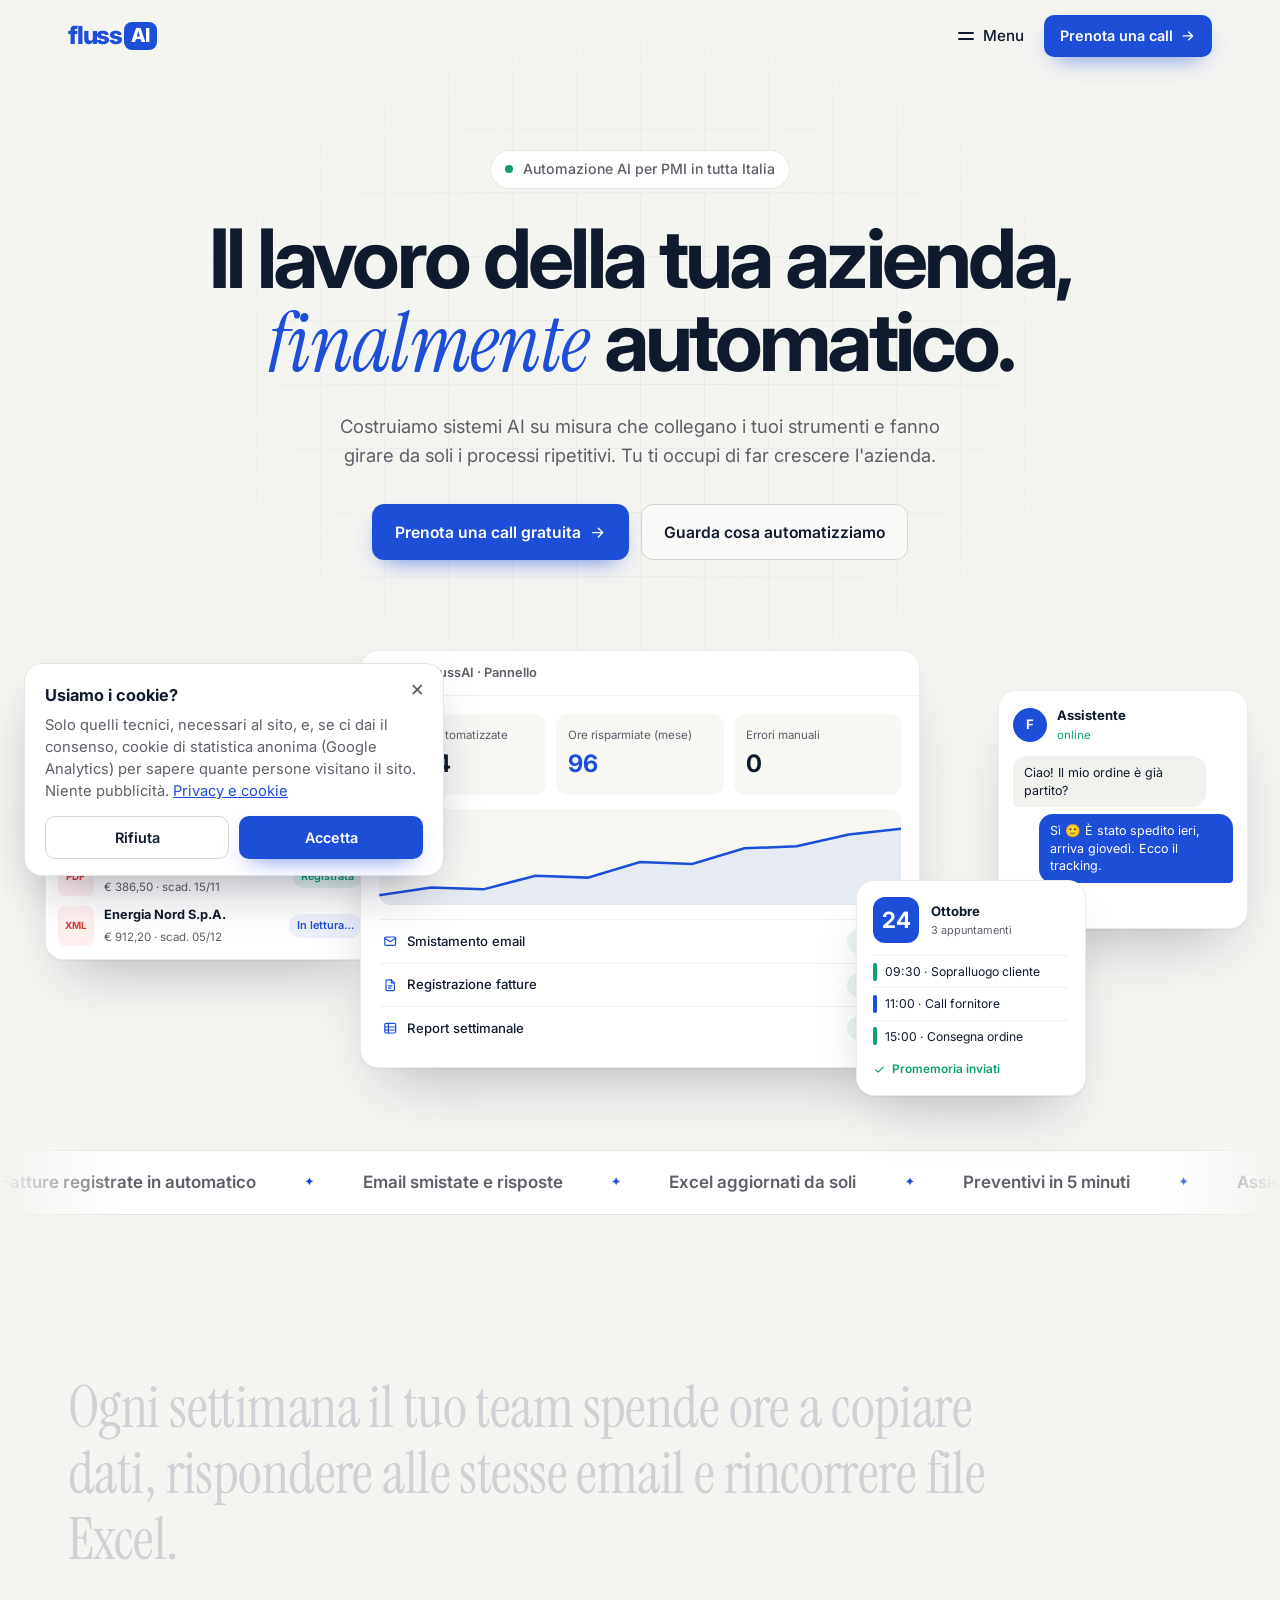
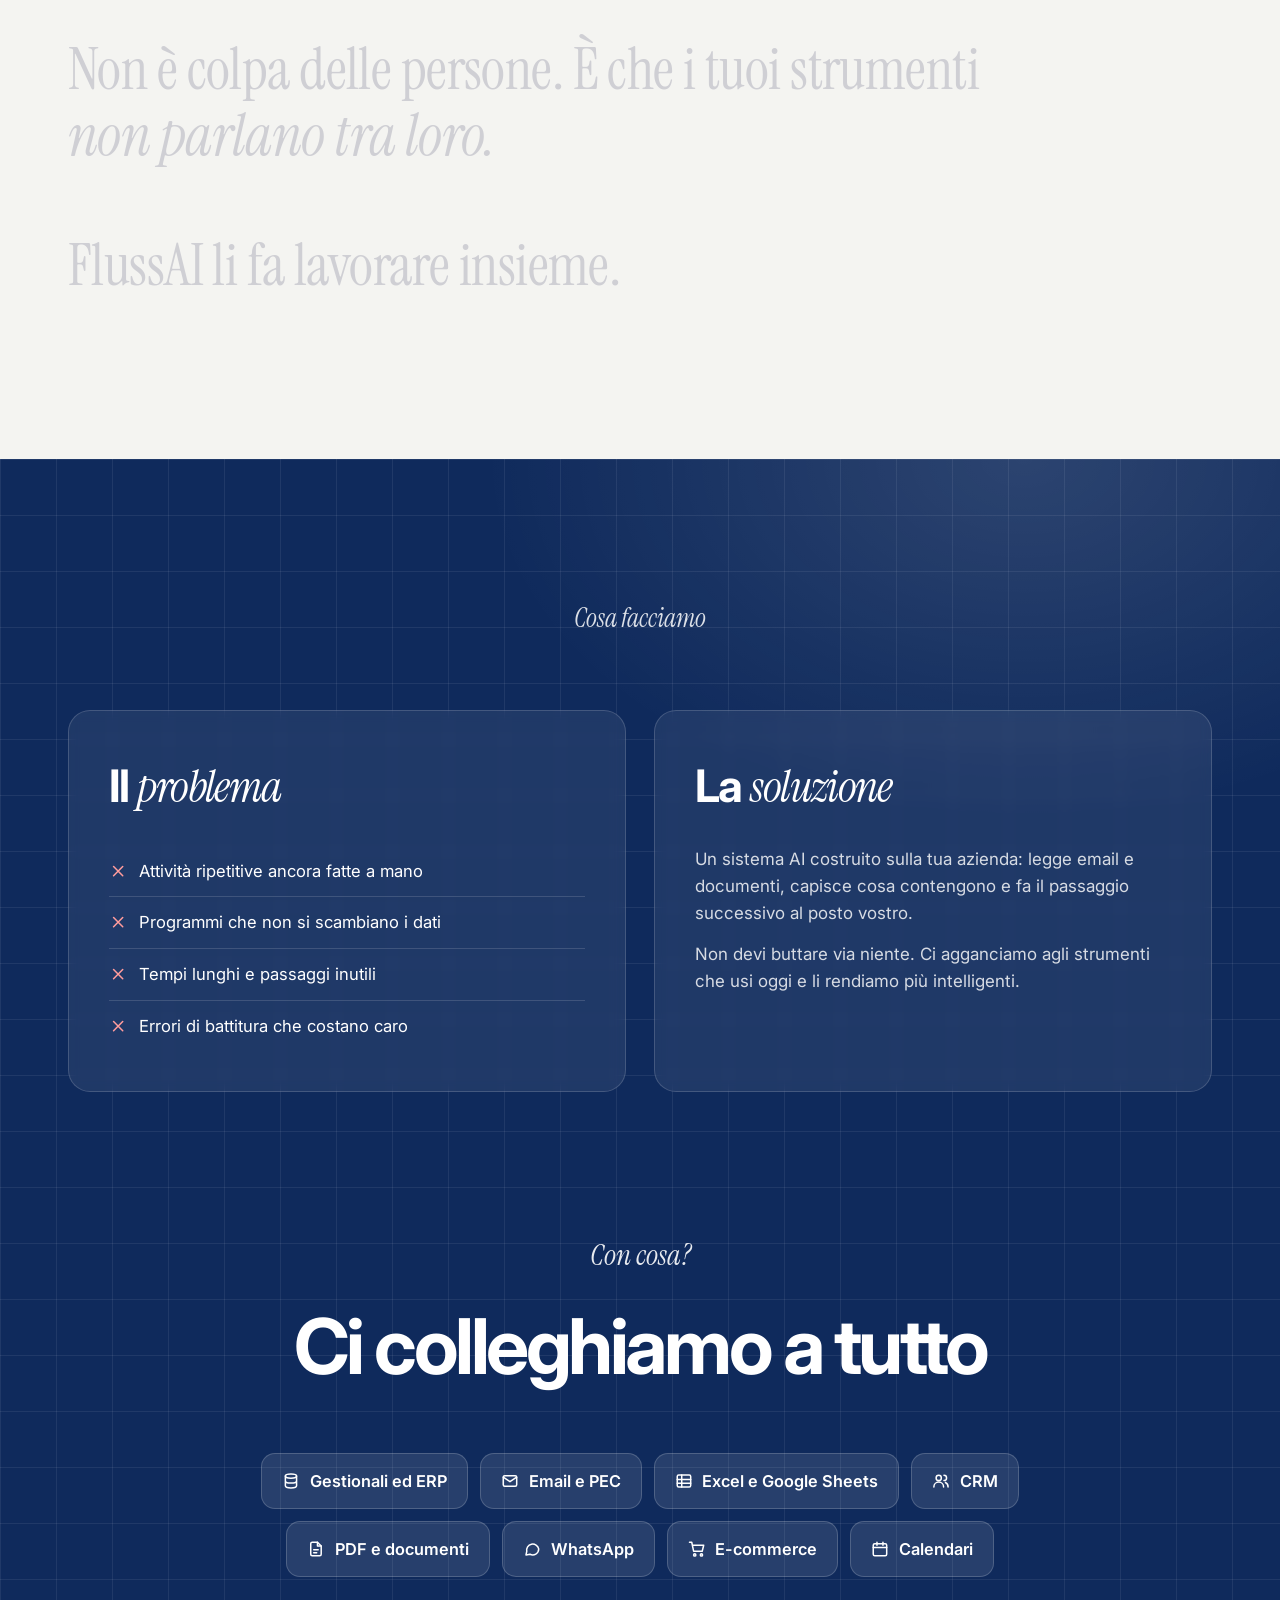
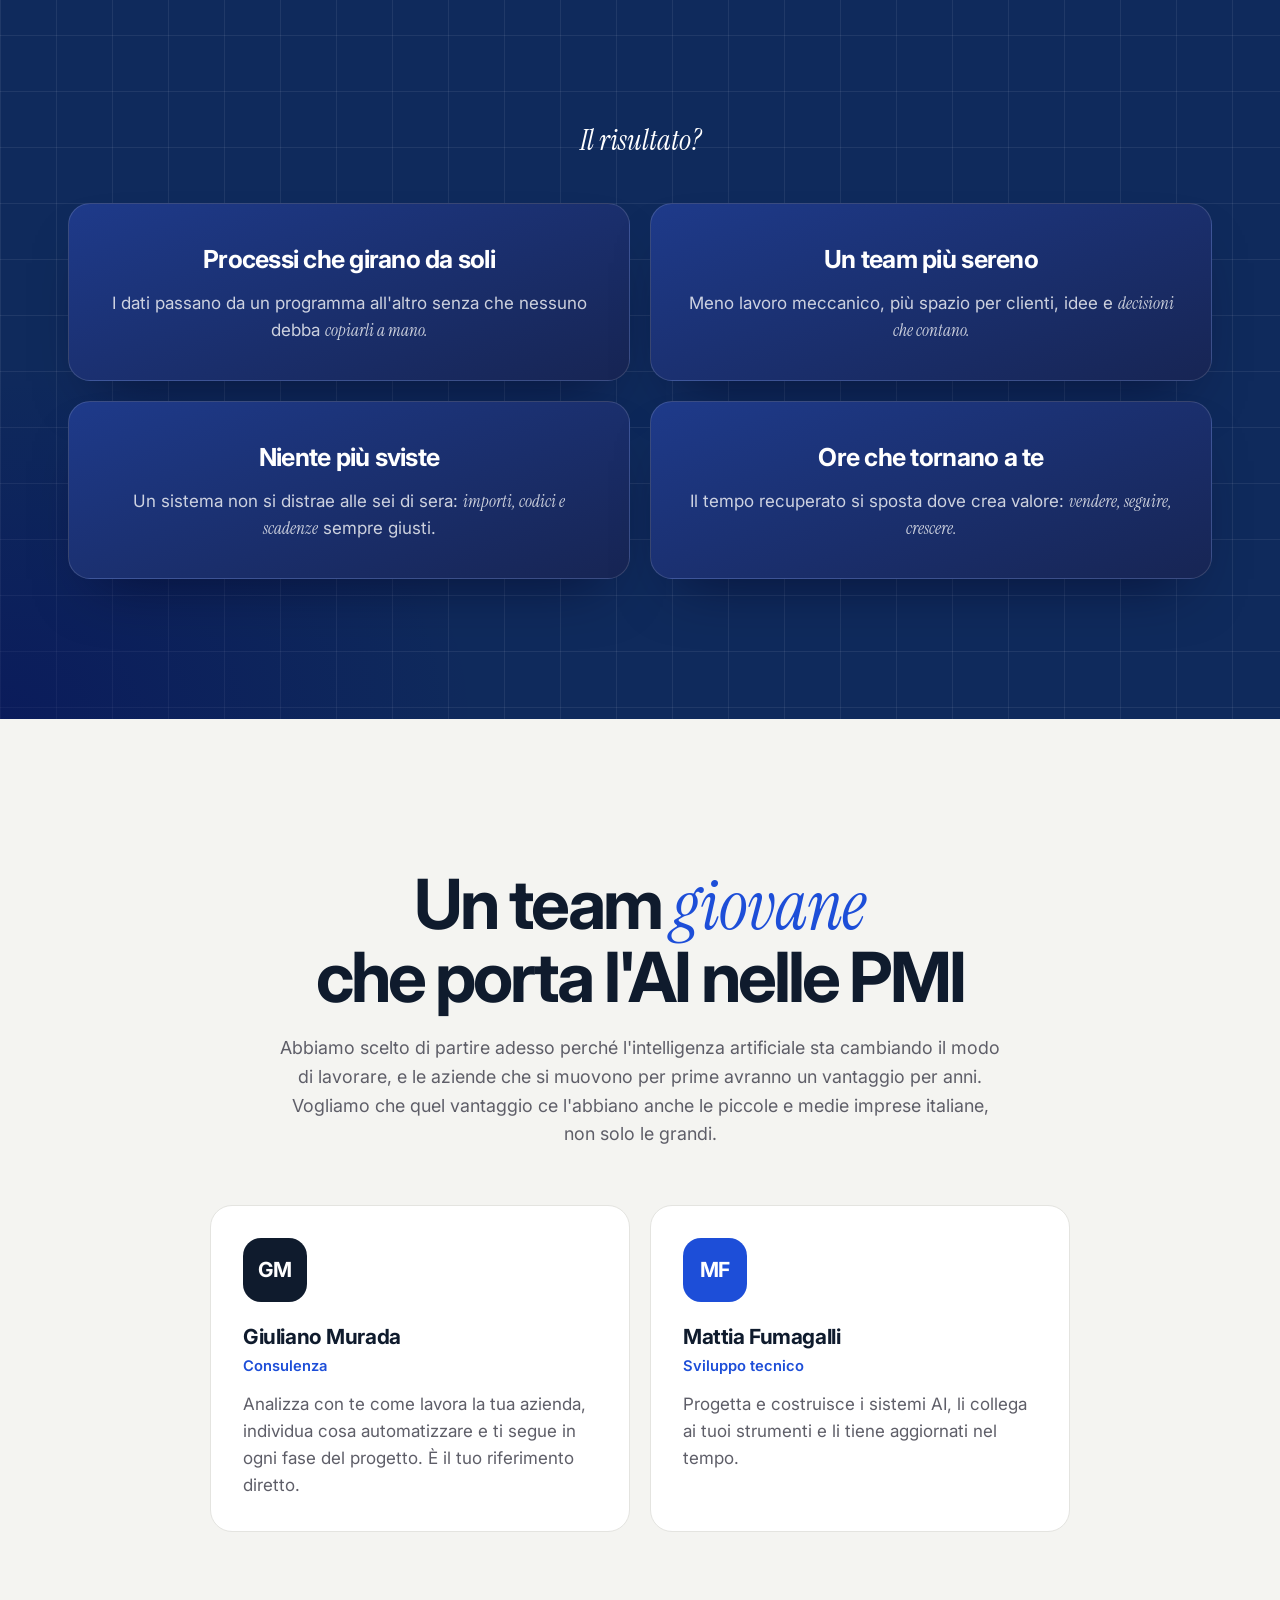
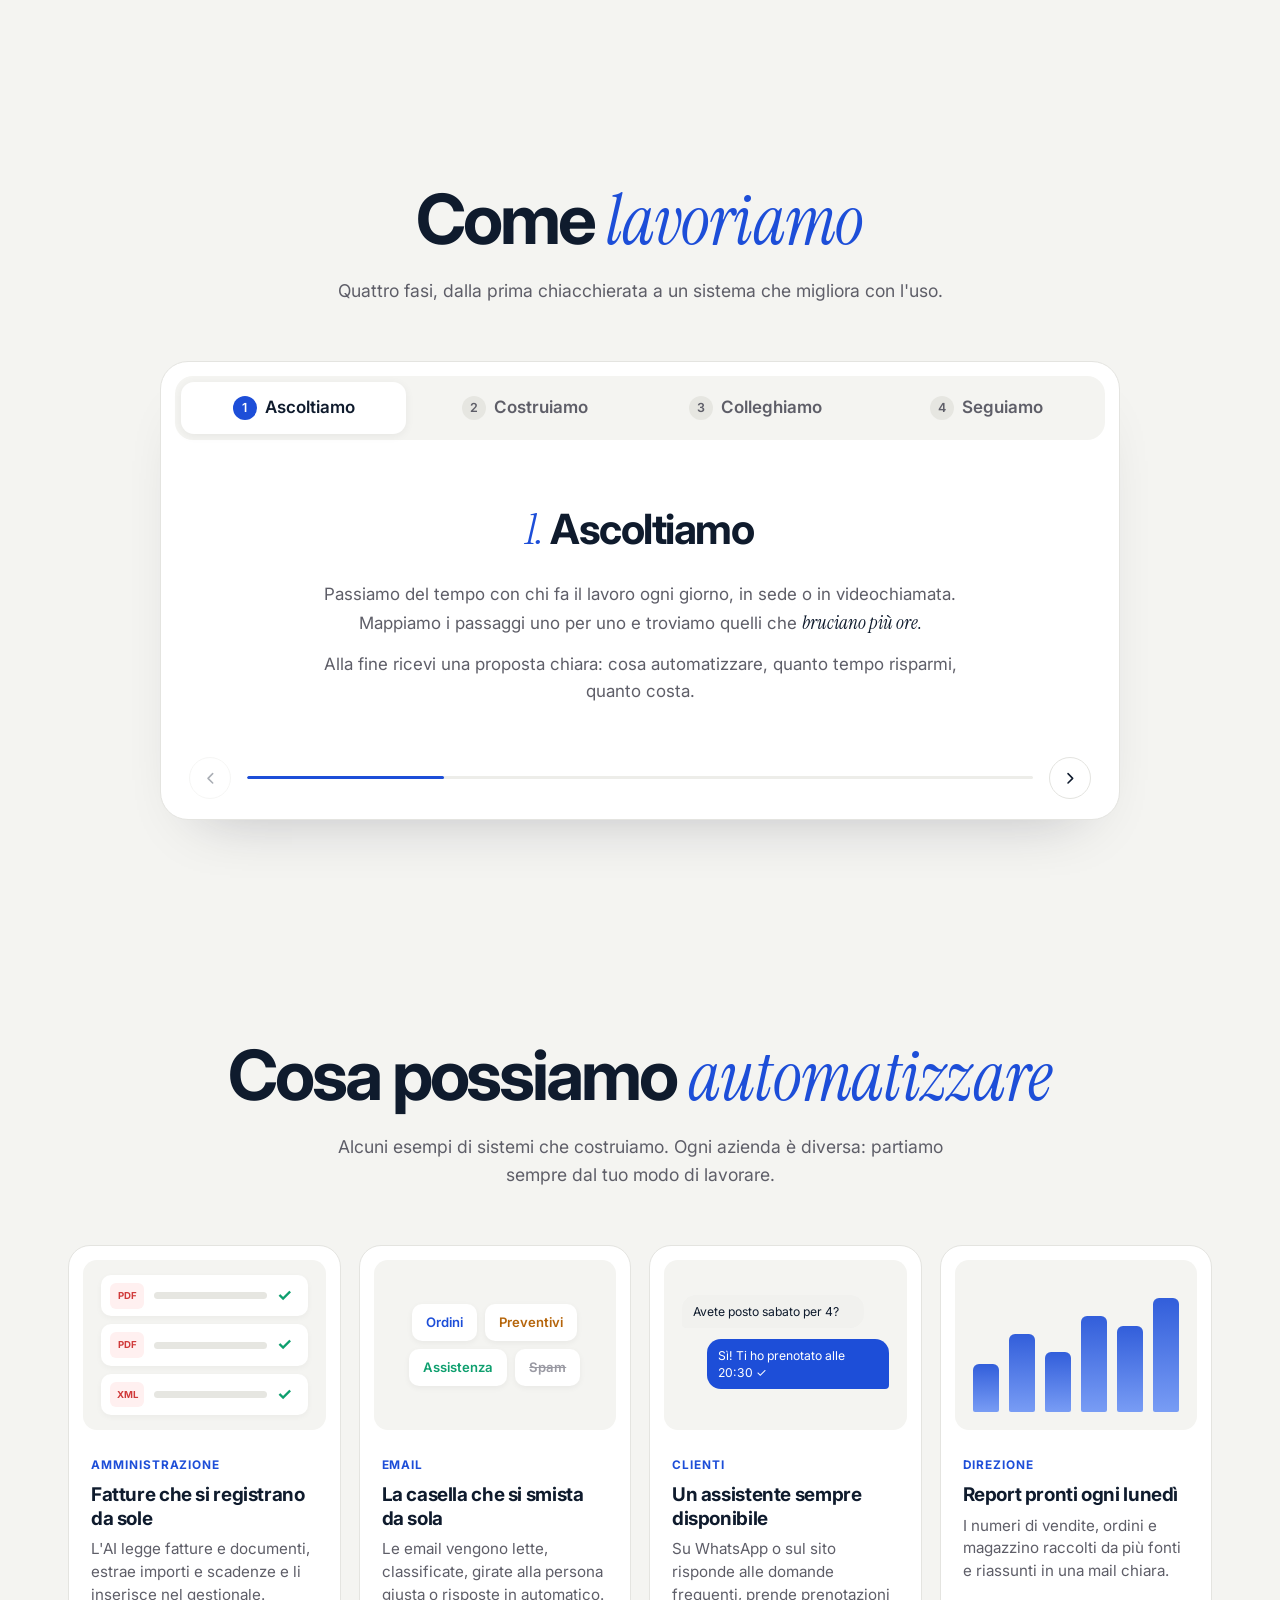
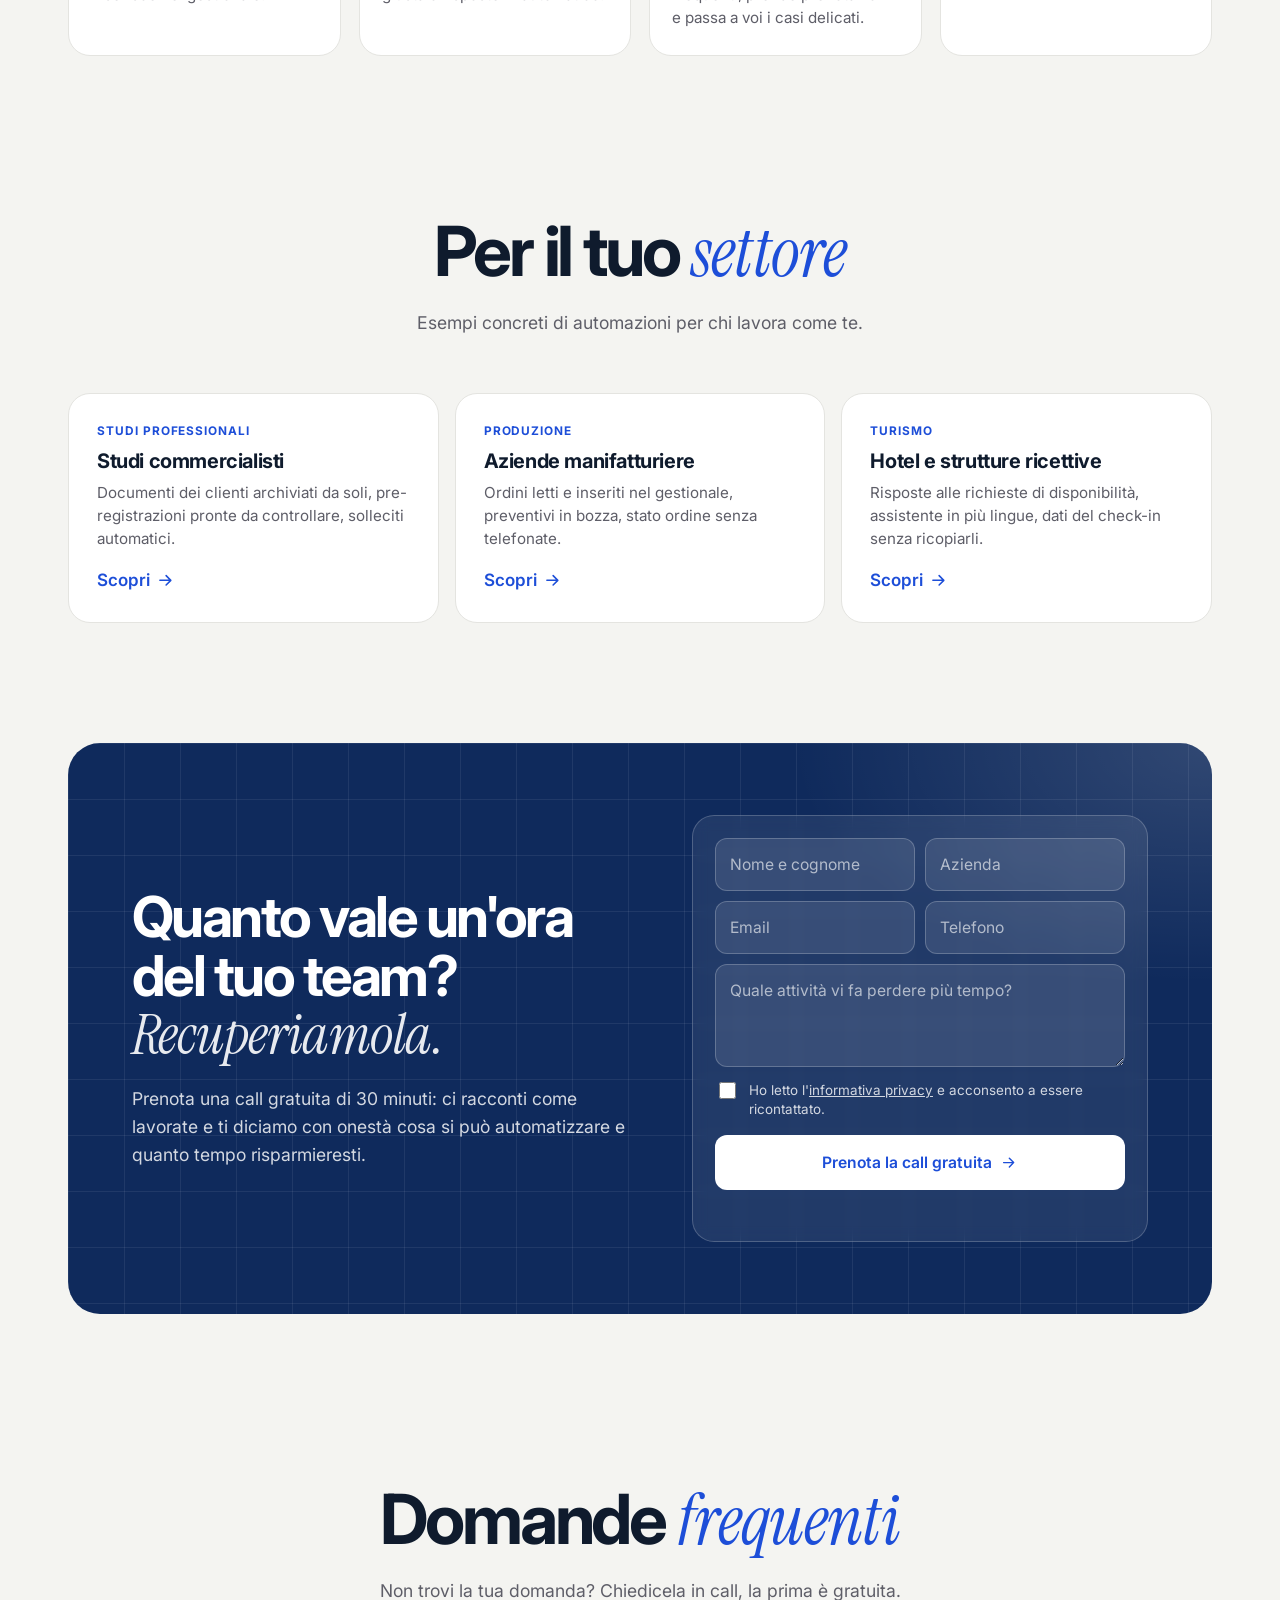
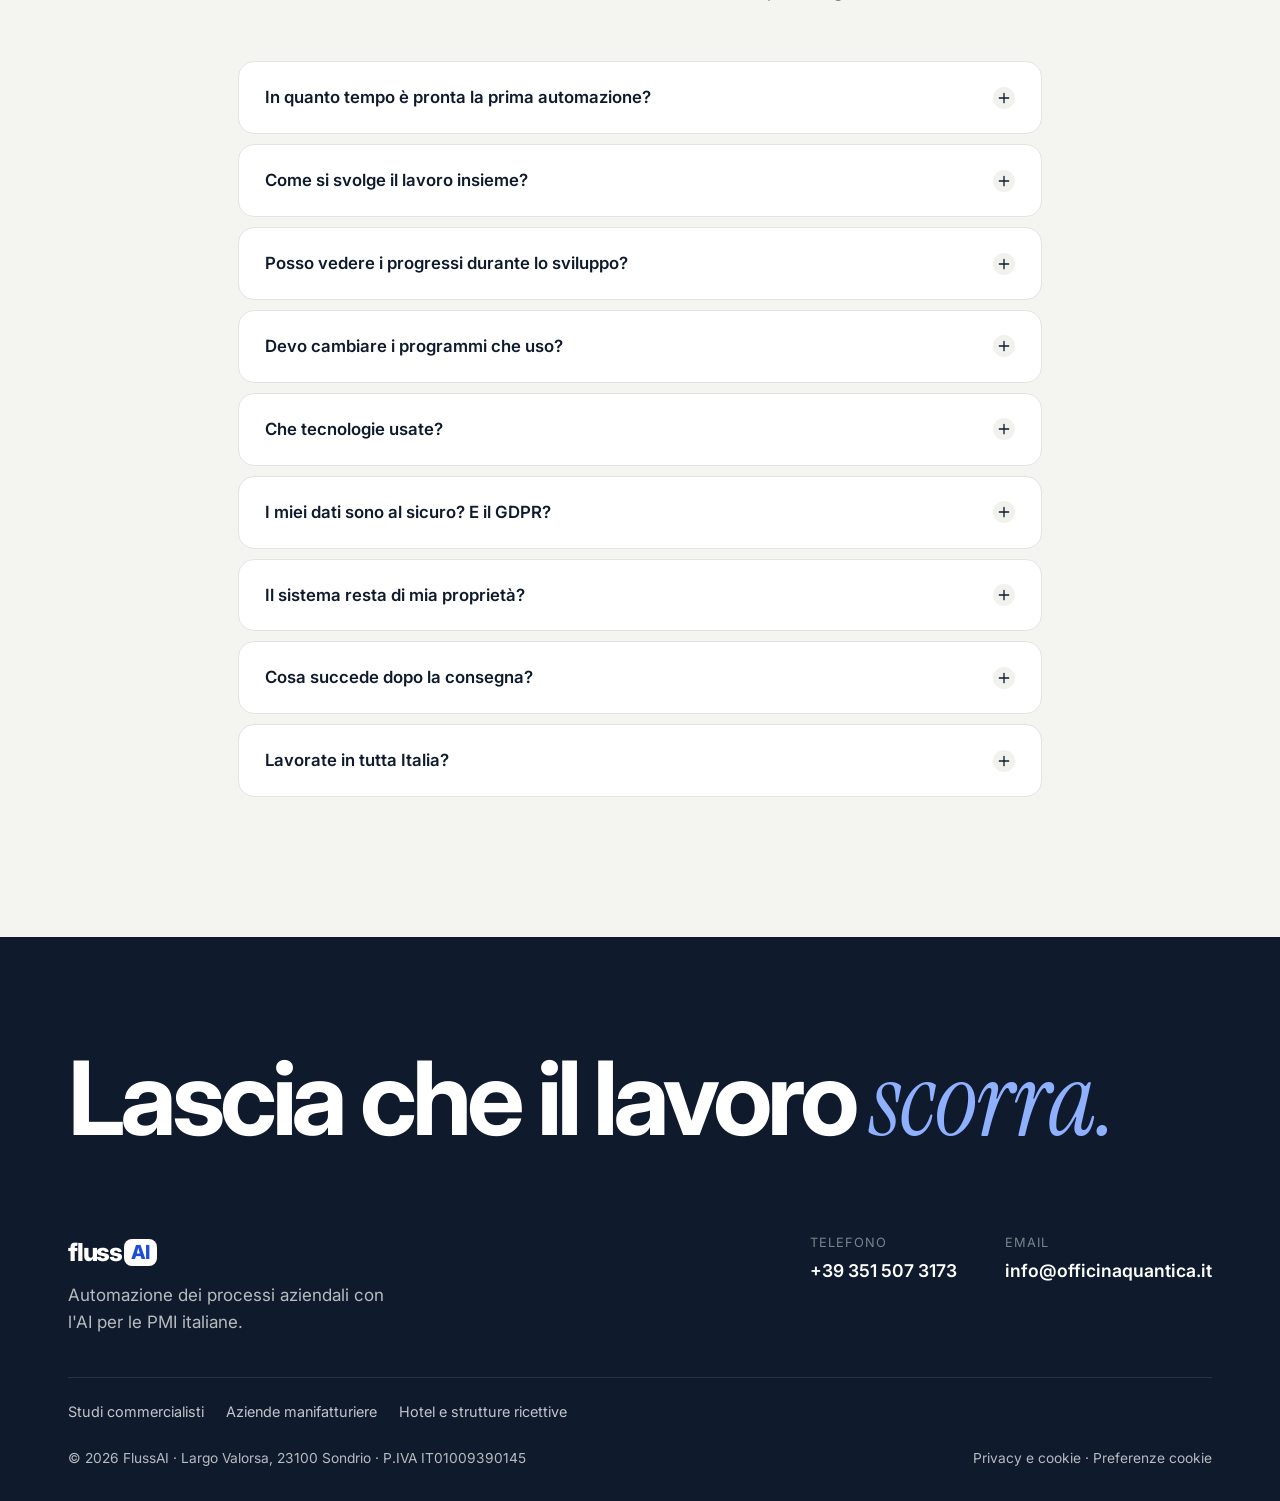
<file: index.html>
<!DOCTYPE html>
<html lang="it">
<head>
  <meta charset="UTF-8">
  <meta name="viewport" content="width=device-width, initial-scale=1">
  <title>FlussAI · Automazione dei processi aziendali con l'AI per le PMI italiane</title>
  <meta name="description" content="FlussAI costruisce sistemi AI su misura che automatizzano email, fatture, documenti, Excel e gestionali. Ci integriamo con gli strumenti che usi già. Prenota una call gratuita di 30 minuti.">
  <link rel="canonical" href="https://flussai.officinaquantica.it/">
  <meta name="robots" content="index, follow">
  <meta name="theme-color" content="#1D4ED8">
  <meta property="og:type" content="website">
  <meta property="og:locale" content="it_IT">
  <meta property="og:site_name" content="FlussAI">
  <meta property="og:title" content="FlussAI · Il lavoro della tua azienda, finalmente automatico">
  <meta property="og:description" content="Sistemi AI su misura che collegano i tuoi strumenti e fanno girare da soli i processi ripetitivi.">
  <meta property="og:url" content="https://flussai.officinaquantica.it/">
  <meta property="og:image" content="https://flussai.officinaquantica.it/og-image.jpg">
  <meta property="og:image:width" content="1200">
  <meta property="og:image:height" content="630">
  <meta property="og:image:alt" content="FlussAI: il lavoro della tua azienda, finalmente automatico">
  <meta name="twitter:image" content="https://flussai.officinaquantica.it/og-image.jpg">
  <meta name="twitter:card" content="summary_large_image">
  <link rel="icon" href="/favicon.ico" sizes="48x48">
  <link rel="icon" href="/favicon.svg" type="image/svg+xml">
  <link rel="icon" href="/favicon-96x96.png" type="image/png" sizes="96x96">
  <link rel="icon" href="/icon-192.png" type="image/png" sizes="192x192">
  <link rel="apple-touch-icon" href="/apple-touch-icon.png">

  <link rel="preconnect" href="https://fonts.googleapis.com">
  <link rel="preconnect" href="https://fonts.gstatic.com" crossorigin>
  <link href="https://fonts.googleapis.com/css2?family=Inter:wght@400;500;600;700;800&family=Instrument+Serif:ital@0;1&display=swap" rel="stylesheet">
  <link rel="stylesheet" href="style.css">

  <script type="application/ld+json">
  {
    "@context": "https://schema.org",
    "@graph": [
      {
        "@type": "WebSite",
        "@id": "https://flussai.officinaquantica.it/#sito",
        "url": "https://flussai.officinaquantica.it/",
        "name": "FlussAI",
        "alternateName": ["Fluss AI", "fluss.ai"],
        "inLanguage": "it-IT",
        "publisher": {"@id": "https://flussai.officinaquantica.it/#azienda"}
      },
      {
        "@type": ["Organization", "ProfessionalService"],
        "@id": "https://flussai.officinaquantica.it/#azienda",
        "name": "FlussAI",
        "url": "https://flussai.officinaquantica.it/",
        "logo": {"@type": "ImageObject", "url": "https://flussai.officinaquantica.it/icon-512.png", "width": 512, "height": 512},
        "image": "https://flussai.officinaquantica.it/og-image.jpg",
        "description": "Automazione dei processi aziendali e agenti AI su misura per piccole e medie imprese italiane.",
        "email": "info@officinaquantica.it",
        "telephone": "+39 351 507 3173",
        "vatID": "IT01009390145",
        "address": {"@type": "PostalAddress", "streetAddress": "Largo Valorsa", "addressLocality": "Sondrio", "postalCode": "23100", "addressRegion": "SO", "addressCountry": "IT"},
        "areaServed": {"@type": "Country", "name": "Italia"},
        "founder": [{"@type": "Person", "name": "Giuliano Murada", "jobTitle": "Consulenza"}, {"@type": "Person", "name": "Mattia Fumagalli", "jobTitle": "Sviluppo tecnico"}],
        "knowsAbout": ["Automazione processi aziendali", "Agenti AI", "Intelligenza artificiale per PMI", "Integrazione gestionali", "Automazione fatture"]
      }
    ]
  }
  </script>
  <script type="application/ld+json">
  {
    "@context": "https://schema.org",
    "@type": "FAQPage",
    "mainEntity": [
      {"@type": "Question", "name": "In quanto tempo è pronta la prima automazione?", "acceptedAnswer": {"@type": "Answer", "text": "Per un singolo processo, come la registrazione delle fatture o lo smistamento delle email, di solito servono dalle 2 alle 4 settimane, test compresi."}},
      {"@type": "Question", "name": "Devo cambiare i programmi che uso?", "acceptedAnswer": {"@type": "Answer", "text": "No. Ci colleghiamo a gestionale, email, Excel, CRM e agli altri strumenti che usate già."}},
      {"@type": "Question", "name": "I miei dati sono al sicuro?", "acceptedAnswer": {"@type": "Answer", "text": "Lavoriamo nel rispetto del GDPR: accessi limitati ai soli dati necessari, intelligenza artificiale usata tramite servizi professionali che non addestrano i modelli sui vostri dati e un accordo scritto sul trattamento dei dati."}},
      {"@type": "Question", "name": "Lavorate in tutta Italia?", "acceptedAnswer": {"@type": "Answer", "text": "Sì. Lavoriamo da remoto con aziende di tutta Italia e, quando serve, veniamo in sede per l'analisi iniziale."}}
    ]
  }
  </script>
</head>
<body>

  <!-- Icone -->
  <svg width="0" height="0" style="position:absolute" aria-hidden="true">
    <defs>
      <symbol id="i-arrow" viewBox="0 0 24 24"><path d="M5 12h14M13 6l6 6-6 6"/></symbol>
      <symbol id="i-left" viewBox="0 0 24 24"><path d="M15 6l-6 6 6 6"/></symbol>
      <symbol id="i-right" viewBox="0 0 24 24"><path d="M9 6l6 6-6 6"/></symbol>
      <symbol id="i-check" viewBox="0 0 24 24"><path d="m5 12.5 4.5 4.5L19 7.5"/></symbol>
      <symbol id="i-x" viewBox="0 0 24 24"><path d="M6 6l12 12M18 6 6 18"/></symbol>
      <symbol id="i-plus" viewBox="0 0 24 24"><path d="M12 5v14M5 12h14"/></symbol>
      <symbol id="i-db" viewBox="0 0 24 24"><ellipse cx="12" cy="5.5" rx="7.5" ry="2.8"/><path d="M4.5 5.5v13c0 1.5 3.4 2.8 7.5 2.8s7.5-1.3 7.5-2.8v-13M4.5 12c0 1.5 3.4 2.8 7.5 2.8s7.5-1.3 7.5-2.8"/></symbol>
      <symbol id="i-mail" viewBox="0 0 24 24"><rect x="3" y="5" width="18" height="14" rx="2"/><path d="m3 7 9 6 9-6"/></symbol>
      <symbol id="i-sheet" viewBox="0 0 24 24"><rect x="3" y="4" width="18" height="16" rx="2"/><path d="M3 10h18M3 15h18M9 4v16"/></symbol>
      <symbol id="i-users" viewBox="0 0 24 24"><circle cx="9" cy="8" r="3.5"/><path d="M2.5 20a6.5 6.5 0 0 1 13 0"/><path d="M16 4.5a3.5 3.5 0 0 1 0 7M18 14a6.5 6.5 0 0 1 3.5 6"/></symbol>
      <symbol id="i-file" viewBox="0 0 24 24"><path d="M14 3H7a2 2 0 0 0-2 2v14a2 2 0 0 0 2 2h10a2 2 0 0 0 2-2V8z"/><path d="M14 3v5h5M9 13h6M9 17h4"/></symbol>
      <symbol id="i-chat" viewBox="0 0 24 24"><path d="M21 12a8 8 0 0 1-11.6 7.1L4 20l1-4.6A8 8 0 1 1 21 12z"/></symbol>
      <symbol id="i-cart" viewBox="0 0 24 24"><circle cx="9" cy="20" r="1.5"/><circle cx="18" cy="20" r="1.5"/><path d="M2 3h3l2.5 12h11.5l2-8H6.2"/></symbol>
      <symbol id="i-cal" viewBox="0 0 24 24"><rect x="3" y="5" width="18" height="16" rx="2"/><path d="M3 10h18M8 3v4M16 3v4"/></symbol>
      <symbol id="i-spark" viewBox="0 0 24 24"><path d="M12 3l1.8 5.2L19 10l-5.2 1.8L12 17l-1.8-5.2L5 10l5.2-1.8z"/><path d="M19 15l.8 2.2L22 18l-2.2.8L19 21l-.8-2.2L16 18l2.2-.8z"/></symbol>
      <symbol id="i-insta" viewBox="0 0 24 24"><rect x="3" y="3" width="18" height="18" rx="5"/><circle cx="12" cy="12" r="4"/><circle cx="17.5" cy="6.5" r=".8"/></symbol>
      <symbol id="i-linkedin" viewBox="0 0 24 24"><rect x="3" y="3" width="18" height="18" rx="3"/><path d="M8 10v7M8 7v.01M12 17v-4a2 2 0 0 1 4 0v4M12 10v7"/></symbol>
    </defs>
  </svg>

  <!-- HEADER -->
  <header class="header" id="top">
    <div class="wrap header__in">
      <a href="#top" class="logo" aria-label="FlussAI, torna all'inizio">fluss<span class="logo__ai">AI</span></a>
      <div class="header__actions">
        <button class="menu-btn" aria-expanded="false" aria-controls="menu"><span class="menu-btn__lines" aria-hidden="true"><i></i><i></i></span> Menu</button>
        <a href="#prenota" class="btn btn--blue btn--sm">Prenota una call <svg class="ic"><use href="#i-arrow"/></svg></a>
      </div>
    </div>
  </header>

  <!-- MENU OVERLAY -->
  <nav class="menu" id="menu" aria-label="Menu principale" hidden>
    <div class="wrap menu__in">
      <a href="#cosa-facciamo">Cosa facciamo</a>
      <a href="#team">Chi siamo</a>
      <a href="#metodo">Come lavoriamo</a>
      <a href="#casi">Esempi</a>
      <a href="#settori">Per settore</a>
      <a href="#faq">Domande frequenti</a>
      <a href="#prenota" class="menu__cta">Prenota una call gratuita <svg class="ic"><use href="#i-arrow"/></svg></a>
    </div>
  </nav>

  <main>
    <!-- HERO -->
    <section class="hero">
      <div class="wrap hero__copy">
        <p class="hero__kicker"><span class="pulse"></span> Automazione AI per PMI in tutta Italia</p>
        <h1>Il lavoro della tua azienda,<br><em>finalmente</em> automatico.</h1>
        <p class="hero__lead">Costruiamo sistemi AI su misura che collegano i tuoi strumenti e fanno girare da soli i processi ripetitivi. Tu ti occupi di far crescere l'azienda.</p>
        <div class="hero__ctas">
          <a href="#prenota" class="btn btn--blue">Prenota una call gratuita <svg class="ic"><use href="#i-arrow"/></svg></a>
          <a href="#casi" class="btn btn--line">Guarda cosa automatizziamo</a>
        </div>
      </div>

      <!-- Mockup flottanti -->
      <div class="stage" aria-hidden="true">
        <div class="mock mock--invoice">
          <div class="mock__bar"><span></span><span></span><span></span><b>Fatture in arrivo</b></div>
          <div class="inv">
            <div class="inv__row"><span class="inv__doc">PDF</span><div><strong>Fornitore Rossi S.r.l.</strong><small>€ 1.240,00 · scad. 30/11</small></div><span class="tag tag--ok">Registrata</span></div>
            <div class="inv__row"><span class="inv__doc">PDF</span><div><strong>Bianchi Trasporti</strong><small>€ 386,50 · scad. 15/11</small></div><span class="tag tag--ok">Registrata</span></div>
            <div class="inv__row"><span class="inv__doc">XML</span><div><strong>Energia Nord S.p.A.</strong><small>€ 912,20 · scad. 05/12</small></div><span class="tag tag--run">In lettura…</span></div>
          </div>
        </div>

        <div class="mock mock--main">
          <div class="mock__bar"><span></span><span></span><span></span><b>FlussAI · Pannello</b></div>
          <div class="dash">
            <div class="dash__kpis">
              <div><small>Attività automatizzate</small><strong data-count="1284">0</strong></div>
              <div><small>Ore risparmiate (mese)</small><strong class="kpi-blue" data-count="96">0</strong></div>
              <div><small>Errori manuali</small><strong>0</strong></div>
            </div>
            <div class="dash__chart">
              <svg viewBox="0 0 300 90" preserveAspectRatio="none"><path class="chart-area" d="M0 80 L30 72 L60 74 L90 60 L120 62 L150 46 L180 48 L210 32 L240 30 L270 18 L300 12 L300 90 L0 90Z"/><path class="chart-line" d="M0 80 L30 72 L60 74 L90 60 L120 62 L150 46 L180 48 L210 32 L240 30 L270 18 L300 12"/></svg>
            </div>
            <ul class="dash__flows">
              <li><svg class="ic"><use href="#i-mail"/></svg> Smistamento email <span class="on">attivo</span></li>
              <li><svg class="ic"><use href="#i-file"/></svg> Registrazione fatture <span class="on">attivo</span></li>
              <li><svg class="ic"><use href="#i-sheet"/></svg> Report settimanale <span class="on">attivo</span></li>
            </ul>
          </div>
        </div>

        <div class="mock mock--cal">
          <div class="cal__head"><span class="cal__day">24</span><div><b>Ottobre</b><small>3 appuntamenti</small></div></div>
          <div class="cal__item"><i></i>09:30 · Sopralluogo cliente</div>
          <div class="cal__item"><i class="b"></i>11:00 · Call fornitore</div>
          <div class="cal__item"><i></i>15:00 · Consegna ordine</div>
          <div class="cal__note"><svg class="ic"><use href="#i-check"/></svg> Promemoria inviati</div>
        </div>

        <div class="mock mock--chat">
          <div class="chat__head"><span class="chat__av">F</span><div><b>Assistente</b><small>online</small></div></div>
          <div class="bubble bubble--in">Ciao! Il mio ordine è già partito?</div>
          <div class="bubble bubble--out">Sì 🙂 È stato spedito ieri, arriva giovedì. Ecco il tracking.</div>
          <div class="typing"><i></i><i></i><i></i></div>
        </div>
      </div>

      <!-- Ticker casi d'uso -->
      <div class="ticker" aria-label="Esempi di automazioni">
        <div class="ticker__track">
          <span>Fatture registrate in automatico</span><span>Email smistate e risposte</span><span>Excel aggiornati da soli</span><span>Preventivi in 5 minuti</span><span>Assistente WhatsApp</span><span>Report pronti ogni lunedì</span><span>Ordini inseriti nel gestionale</span><span>Appuntamenti e promemoria</span>
          <span aria-hidden="true">Fatture registrate in automatico</span><span aria-hidden="true">Email smistate e risposte</span><span aria-hidden="true">Excel aggiornati da soli</span><span aria-hidden="true">Preventivi in 5 minuti</span><span aria-hidden="true">Assistente WhatsApp</span><span aria-hidden="true">Report pronti ogni lunedì</span><span aria-hidden="true">Ordini inseriti nel gestionale</span><span aria-hidden="true">Appuntamenti e promemoria</span>
        </div>
      </div>
    </section>

    <!-- MANIFESTO (testo che si rivela allo scroll) -->
    <section class="manifesto">
      <div class="wrap">
        <p class="reveal-text" data-reveal>
          Ogni settimana il tuo team spende ore a copiare dati, rispondere alle stesse email e rincorrere file Excel.
        </p>
        <p class="reveal-text" data-reveal>
          Non è colpa delle persone. È che i tuoi strumenti <em>non parlano tra loro.</em>
        </p>
        <p class="reveal-text reveal-text--blue" data-reveal>
          FlussAI li fa lavorare insieme.
        </p>
      </div>
    </section>

    <!-- COSA FACCIAMO -->
    <section class="blue" id="cosa-facciamo">
      <div class="blue__grid" aria-hidden="true"></div>
      <svg class="thread" viewBox="0 0 200 2400" preserveAspectRatio="none" aria-hidden="true"><path id="thread-path" d="M100 0 C 20 200, 180 380, 100 600 S 20 1000, 100 1200 S 180 1600, 100 1800 S 30 2200, 100 2400"/></svg>
      <div class="wrap blue__in">
        <p class="blue__eyebrow">Cosa facciamo</p>

        <div class="pb">
          <div class="pb__col fade">
            <h2 class="pb__title">Il <em>problema</em></h2>
            <ul class="pb__list">
              <li><svg class="ic"><use href="#i-x"/></svg> Attività ripetitive ancora fatte a mano</li>
              <li><svg class="ic"><use href="#i-x"/></svg> Programmi che non si scambiano i dati</li>
              <li><svg class="ic"><use href="#i-x"/></svg> Tempi lunghi e passaggi inutili</li>
              <li><svg class="ic"><use href="#i-x"/></svg> Errori di battitura che costano caro</li>
            </ul>
          </div>
          <div class="pb__col fade">
            <h2 class="pb__title">La <em>soluzione</em></h2>
            <p>Un sistema AI costruito sulla tua azienda: legge email e documenti, capisce cosa contengono e fa il passaggio successivo al posto vostro.</p>
            <p>Non devi buttare via niente. Ci agganciamo agli strumenti che usi oggi e li rendiamo più intelligenti.</p>
          </div>
        </div>

        <div class="integr fade">
          <p class="integr__q"><em>Con cosa?</em></p>
          <h2 class="integr__title">Ci colleghiamo a tutto</h2>
          <ul class="integr__list">
            <li><svg class="ic"><use href="#i-db"/></svg> Gestionali ed ERP</li>
            <li><svg class="ic"><use href="#i-mail"/></svg> Email e PEC</li>
            <li><svg class="ic"><use href="#i-sheet"/></svg> Excel e Google Sheets</li>
            <li><svg class="ic"><use href="#i-users"/></svg> CRM</li>
            <li><svg class="ic"><use href="#i-file"/></svg> PDF e documenti</li>
            <li><svg class="ic"><use href="#i-chat"/></svg> WhatsApp</li>
            <li><svg class="ic"><use href="#i-cart"/></svg> E-commerce</li>
            <li><svg class="ic"><use href="#i-cal"/></svg> Calendari</li>
          </ul>
        </div>

        <div class="results">
          <p class="integr__q fade"><em>Il risultato?</em></p>
          <div class="results__grid">
            <article class="res fade">
              <h3>Processi che girano da soli</h3>
              <p>I dati passano da un programma all'altro senza che nessuno debba <em>copiarli a mano.</em></p>
            </article>
            <article class="res fade">
              <h3>Un team più sereno</h3>
              <p>Meno lavoro meccanico, più spazio per clienti, idee e <em>decisioni che contano.</em></p>
            </article>
            <article class="res fade">
              <h3>Niente più sviste</h3>
              <p>Un sistema non si distrae alle sei di sera: <em>importi, codici e scadenze</em> sempre giusti.</p>
            </article>
            <article class="res fade">
              <h3>Ore che tornano a te</h3>
              <p>Il tempo recuperato si sposta dove crea valore: <em>vendere, seguire, crescere.</em></p>
            </article>
          </div>
        </div>
      </div>
    </section>

    <!-- TEAM -->
    <section class="team" id="team">
      <div class="wrap">
        <h2 class="big-title fade">Un team <em>giovane</em><br>che porta l'AI nelle PMI</h2>
        <p class="team__lead fade">Abbiamo scelto di partire adesso perché l'intelligenza artificiale sta cambiando il modo di lavorare, e le aziende che si muovono per prime avranno un vantaggio per anni. Vogliamo che quel vantaggio ce l'abbiano anche le piccole e medie imprese italiane, non solo le grandi.</p>
        <div class="team__grid">
          <article class="person fade">
            <div class="person__av">GM</div>
            <h3>Giuliano Murada</h3>
            <p class="person__role">Consulenza</p>
            <p>Analizza con te come lavora la tua azienda, individua cosa automatizzare e ti segue in ogni fase del progetto. È il tuo riferimento diretto.</p>
          </article>
          <article class="person fade">
            <div class="person__av person__av--blue">MF</div>
            <h3>Mattia Fumagalli</h3>
            <p class="person__role">Sviluppo tecnico</p>
            <p>Progetta e costruisce i sistemi AI, li collega ai tuoi strumenti e li tiene aggiornati nel tempo.</p>
          </article>
        </div>
      </div>
    </section>

    <!-- METODO -->
    <section class="method" id="metodo">
      <div class="wrap">
        <h2 class="big-title fade">Come <em>lavoriamo</em></h2>
        <p class="sub fade">Quattro fasi, dalla prima chiacchierata a un sistema che migliora con l'uso.</p>

        <div class="stepper fade">
          <div class="stepper__tabs" role="tablist">
            <button role="tab" aria-selected="true" data-step="0"><span>1</span> Ascoltiamo</button>
            <button role="tab" aria-selected="false" data-step="1"><span>2</span> Costruiamo</button>
            <button role="tab" aria-selected="false" data-step="2"><span>3</span> Colleghiamo</button>
            <button role="tab" aria-selected="false" data-step="3"><span>4</span> Seguiamo</button>
          </div>
          <div class="stepper__panels">
            <div class="panel is-active" role="tabpanel">
              <h3><em>1.</em> Ascoltiamo</h3>
              <p>Passiamo del tempo con chi fa il lavoro ogni giorno, in sede o in videochiamata. Mappiamo i passaggi uno per uno e troviamo quelli che <em>bruciano più ore.</em></p>
              <p>Alla fine ricevi una proposta chiara: cosa automatizzare, quanto tempo risparmi, quanto costa.</p>
            </div>
            <div class="panel" role="tabpanel">
              <h3><em>2.</em> Costruiamo</h3>
              <p>Sviluppiamo la soluzione AI su misura per il tuo processo, partendo da quello che rende di più.</p>
              <p>Ti mostriamo i progressi mentre lavoriamo, così vedi <em>subito</em> come funzionerà.</p>
            </div>
            <div class="panel" role="tabpanel">
              <h3><em>3.</em> Colleghiamo</h3>
              <p>Integriamo il sistema con gestionale, email, fogli di calcolo e tutto ciò che usate già. Nessuno deve imparare un nuovo programma.</p>
              <p>Lo proviamo su casi reali e lo sistemiamo finché non funziona <em>esattamente</em> come serve.</p>
            </div>
            <div class="panel" role="tabpanel">
              <h3><em>4.</em> Seguiamo</h3>
              <p>Dopo la consegna restiamo con te: controlliamo che tutto giri, lo miglioriamo sui dati reali e ti proponiamo nuove automazioni quando sei pronto.</p>
              <p>L'AI cambia in fretta: stare al passo è <em>compito nostro</em>, non tuo.</p>
            </div>
          </div>
          <div class="stepper__nav">
            <button class="round" data-dir="-1" aria-label="Fase precedente"><svg class="ic"><use href="#i-left"/></svg></button>
            <div class="stepper__bar"><span></span></div>
            <button class="round" data-dir="1" aria-label="Fase successiva"><svg class="ic"><use href="#i-right"/></svg></button>
          </div>
        </div>
      </div>
    </section>

    <!-- CASI -->
    <section class="cases" id="casi">
      <div class="wrap">
        <h2 class="big-title fade">Cosa possiamo <em>automatizzare</em></h2>
        <p class="sub fade">Alcuni esempi di sistemi che costruiamo. Ogni azienda è diversa: partiamo sempre dal tuo modo di lavorare.</p>
        <div class="cases__grid">
          <article class="case fade">
            <div class="case__vis case__vis--inv">
              <div class="mini-row"><b>PDF</b><span></span><em>✓</em></div>
              <div class="mini-row"><b>PDF</b><span></span><em>✓</em></div>
              <div class="mini-row"><b>XML</b><span></span><em>✓</em></div>
            </div>
            <span class="case__cat">Amministrazione</span>
            <h3>Fatture che si registrano da sole</h3>
            <p>L'AI legge fatture e documenti, estrae importi e scadenze e li inserisce nel gestionale.</p>
          </article>
          <article class="case fade">
            <div class="case__vis case__vis--mail">
              <div class="mail-tag a">Ordini</div><div class="mail-tag b">Preventivi</div><div class="mail-tag c">Assistenza</div><div class="mail-tag d">Spam</div>
            </div>
            <span class="case__cat">Email</span>
            <h3>La casella che si smista da sola</h3>
            <p>Le email vengono lette, classificate, girate alla persona giusta o risposte in automatico.</p>
          </article>
          <article class="case fade">
            <div class="case__vis case__vis--chat">
              <div class="bubble bubble--in sm">Avete posto sabato per 4?</div>
              <div class="bubble bubble--out sm">Sì! Ti ho prenotato alle 20:30 ✓</div>
            </div>
            <span class="case__cat">Clienti</span>
            <h3>Un assistente sempre disponibile</h3>
            <p>Su WhatsApp o sul sito risponde alle domande frequenti, prende prenotazioni e passa a voi i casi delicati.</p>
          </article>
          <article class="case fade">
            <div class="case__vis case__vis--rep">
              <div class="bars"><i style="--h:40%"></i><i style="--h:65%"></i><i style="--h:50%"></i><i style="--h:80%"></i><i style="--h:72%"></i><i style="--h:95%"></i></div>
            </div>
            <span class="case__cat">Direzione</span>
            <h3>Report pronti ogni lunedì</h3>
            <p>I numeri di vendite, ordini e magazzino raccolti da più fonti e riassunti in una mail chiara.</p>
          </article>
        </div>
      </div>
    </section>

    <!-- SETTORI -->
    <section class="sectors" id="settori">
      <div class="wrap">
        <h2 class="big-title fade">Per il tuo <em>settore</em></h2>
        <p class="sub fade">Esempi concreti di automazioni per chi lavora come te.</p>
        <div class="sectors__grid">
          <a class="sector-card fade" href="/automazione-studi-commercialisti/"><span class="case__cat">Studi professionali</span><strong>Studi commercialisti</strong><p>Documenti dei clienti archiviati da soli, pre-registrazioni pronte da controllare, solleciti automatici.</p><span class="go">Scopri <svg class="ic"><use href="#i-arrow"/></svg></span></a>
          <a class="sector-card fade" href="/automazione-aziende-manifatturiere/"><span class="case__cat">Produzione</span><strong>Aziende manifatturiere</strong><p>Ordini letti e inseriti nel gestionale, preventivi in bozza, stato ordine senza telefonate.</p><span class="go">Scopri <svg class="ic"><use href="#i-arrow"/></svg></span></a>
          <a class="sector-card fade" href="/automazione-hotel/"><span class="case__cat">Turismo</span><strong>Hotel e strutture ricettive</strong><p>Risposte alle richieste di disponibilità, assistente in più lingue, dati del check-in senza ricopiarli.</p><span class="go">Scopri <svg class="ic"><use href="#i-arrow"/></svg></span></a>
        </div>
      </div>
    </section>

    <!-- CTA -->
    <section class="cta-sec" id="prenota">
      <div class="wrap">
        <div class="cta">
          <div class="blue__grid" aria-hidden="true"></div>
          <div class="cta__copy">
            <h2>Quanto vale un'ora<br>del tuo team? <em>Recuperiamola.</em></h2>
            <p>Prenota una call gratuita di 30 minuti: ci racconti come lavorate e ti diciamo con onestà cosa si può automatizzare e quanto tempo risparmieresti.</p>
          </div>
          <form class="cta__form" id="lead-form" action="https://formsubmit.co/ajax/info@officinaquantica.it" method="POST" novalidate>
            <input type="hidden" name="_subject" value="FlussAI: richiesta di call gratuita">
            <input type="hidden" name="_template" value="table">
            <input type="text" name="_honey" tabindex="-1" autocomplete="off" aria-hidden="true" style="display:none">
            <div class="row">
              <input name="nome" type="text" placeholder="Nome e cognome" autocomplete="name" required aria-label="Nome e cognome">
              <input name="azienda" type="text" placeholder="Azienda" autocomplete="organization" aria-label="Azienda">
            </div>
            <div class="row">
              <input name="email" type="email" placeholder="Email" autocomplete="email" required aria-label="Email">
              <input name="telefono" type="tel" placeholder="Telefono" autocomplete="tel" aria-label="Telefono">
            </div>
            <textarea name="messaggio" rows="3" placeholder="Quale attività vi fa perdere più tempo?" aria-label="Quale attività vi fa perdere più tempo?"></textarea>
            <label class="consent"><input type="checkbox" name="privacy" required> <span>Ho letto l'<a href="/privacy.html">informativa privacy</a> e acconsento a essere ricontattato.</span></label>
            <button type="submit" class="btn btn--white">Prenota la call gratuita <svg class="ic"><use href="#i-arrow"/></svg></button>
            <p class="form-msg" id="form-msg" role="status" aria-live="polite"></p>
          </form>
        </div>
      </div>
    </section>

    <!-- FAQ -->
    <section class="faq" id="faq">
      <div class="wrap wrap--narrow">
        <h2 class="big-title fade">Domande <em>frequenti</em></h2>
        <p class="sub fade">Non trovi la tua domanda? Chiedicela in call, la prima è gratuita.</p>
        <div class="faq__list fade">
          <details><summary>In quanto tempo è pronta la prima automazione?<svg class="ic"><use href="#i-plus"/></svg></summary><p>Per un singolo processo, come la registrazione delle fatture o lo smistamento delle email, di solito servono dalle 2 alle 4 settimane, test compresi. Progetti più ampi vengono divisi in fasi, così inizi a risparmiare tempo subito.</p></details>
          <details><summary>Come si svolge il lavoro insieme?<svg class="ic"><use href="#i-plus"/></svg></summary><p>Una prima call gratuita, poi un'analisi del processo con le persone che lo svolgono. Ricevi una proposta con costi e tempi chiari e, se la approvi, partiamo con lo sviluppo.</p></details>
          <details><summary>Posso vedere i progressi durante lo sviluppo?<svg class="ic"><use href="#i-plus"/></svg></summary><p>Sì. Ti mostriamo il sistema mentre lo costruiamo e raccogliamo i tuoi commenti a ogni passaggio. Niente sorprese alla consegna.</p></details>
          <details><summary>Devo cambiare i programmi che uso?<svg class="ic"><use href="#i-plus"/></svg></summary><p>No. Ci colleghiamo a gestionale, email, Excel, CRM e agli altri strumenti che usate già. Se un programma non permette collegamenti diretti, troviamo comunque un modo per scambiare i dati.</p></details>
          <details><summary>Che tecnologie usate?<svg class="ic"><use href="#i-plus"/></svg></summary><p>Usiamo i modelli di intelligenza artificiale più affidabili sul mercato, insieme a strumenti di automazione e integrazione consolidati. Scegliamo di volta in volta quello che dà il miglior rapporto tra risultato, costo e sicurezza per il tuo caso.</p></details>
          <details><summary>I miei dati sono al sicuro? E il GDPR?<svg class="ic"><use href="#i-plus"/></svg></summary><p>Lavoriamo nel rispetto del GDPR: accessi limitati ai soli dati necessari, intelligenza artificiale usata tramite servizi professionali che non addestrano i modelli sui vostri dati e un accordo scritto sul trattamento dei dati. Le operazioni delicate possono sempre richiedere la tua approvazione.</p></details>
          <details><summary>Il sistema resta di mia proprietà?<svg class="ic"><use href="#i-plus"/></svg></summary><p>Sì, il sistema costruito per la tua azienda è tuo. Ti consegniamo accessi e documentazione, così non dipendi da noi per sempre.</p></details>
          <details><summary>Cosa succede dopo la consegna?<svg class="ic"><use href="#i-plus"/></svg></summary><p>Offriamo assistenza e manutenzione: controlliamo che tutto funzioni, interveniamo se qualcosa cambia nei tuoi programmi e miglioriamo il sistema nel tempo.</p></details>
          <details><summary>Lavorate in tutta Italia?<svg class="ic"><use href="#i-plus"/></svg></summary><p>Sì. Lavoriamo da remoto con aziende di tutta Italia e, quando serve, veniamo in sede per l'analisi iniziale.</p></details>
        </div>
      </div>
    </section>
  </main>

  <!-- FOOTER -->
  <footer class="footer">
    <div class="wrap">
      <p class="footer__big">Lascia che il lavoro <em>scorra.</em></p>
      <div class="footer__row">
        <div>
          <a href="#top" class="logo logo--light">fluss<span class="logo__ai">AI</span></a>
          <p class="footer__claim">Automazione dei processi aziendali con l'AI per le PMI italiane.</p>
        </div>
        <div class="footer__contacts">
          <p><span>Telefono</span><a href="tel:+393515073173">+39 351 507 3173</a></p>
          <p><span>Email</span><a href="mailto:info@officinaquantica.it">info@officinaquantica.it</a></p>
        </div>
      </div>
      <nav class="footer__links" aria-label="Settori"><a href="/automazione-studi-commercialisti/">Studi commercialisti</a> <a href="/automazione-aziende-manifatturiere/">Aziende manifatturiere</a> <a href="/automazione-hotel/">Hotel e strutture ricettive</a></nav>
      <div class="footer__bottom">
        <p>© <span id="year">2026</span> FlussAI · Largo Valorsa, 23100 Sondrio · P.IVA IT01009390145</p>
        <p><a href="/privacy.html">Privacy e cookie</a> · <a href="#" data-cookie-prefs>Preferenze cookie</a></p>
      </div>
    </div>
  </footer>

  <!-- Notifica -->
  <aside class="toast" id="toast" role="dialog" aria-label="Messaggio dal team FlussAI" hidden>
    <span class="toast__av">f<i></i></span>
    <div class="toast__body">
      <strong>Team FlussAI</strong>
      <p>In 30 minuti ti mostriamo cosa puoi automatizzare nella tua azienda.</p>
    </div>
    <div class="toast__actions">
      <button class="toast__close" aria-label="Chiudi la notifica"><svg class="ic"><use href="#i-x"/></svg></button>
      <a href="#prenota" class="toast__go" aria-label="Prenota una call"><svg class="ic"><use href="#i-check"/></svg></a>
    </div>
  </aside>

  <script src="main.js" defer></script>
  <script src="cookie-consent.js" defer></script>
</body>
</html>
</file>
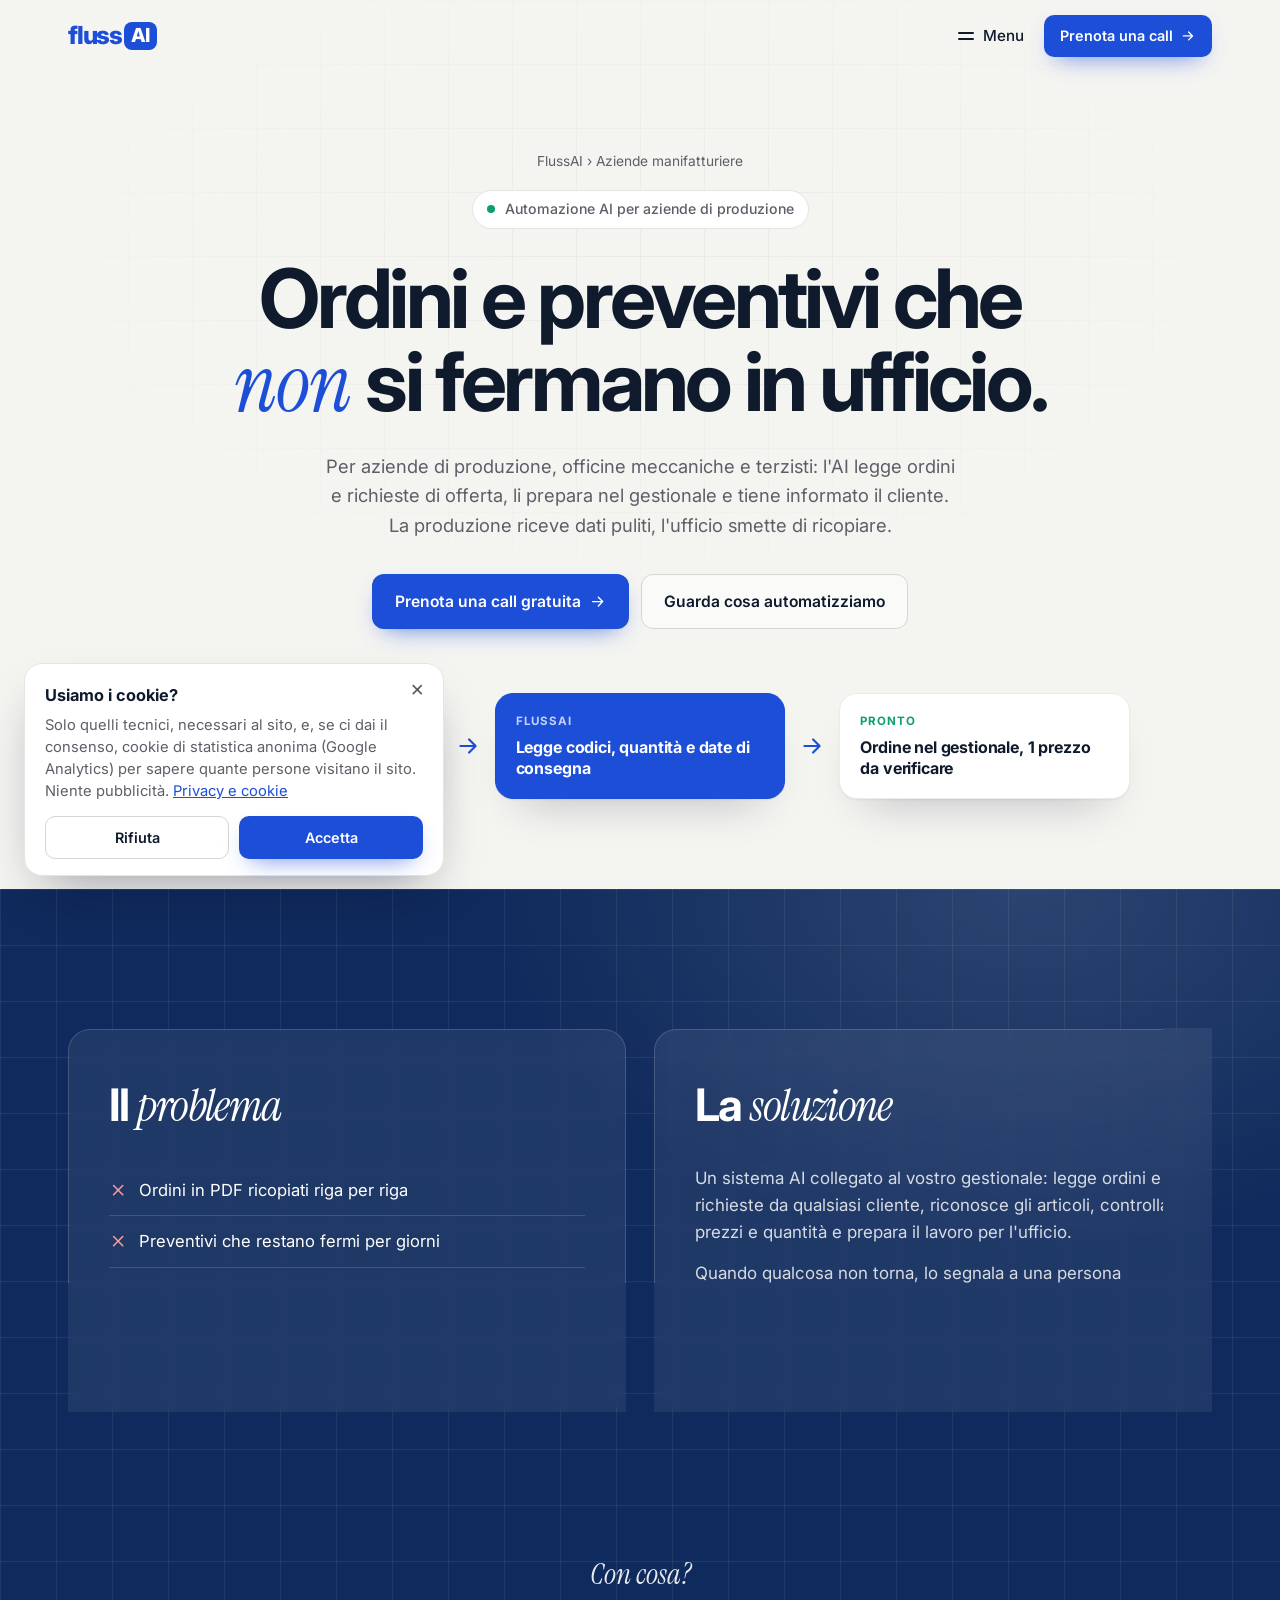
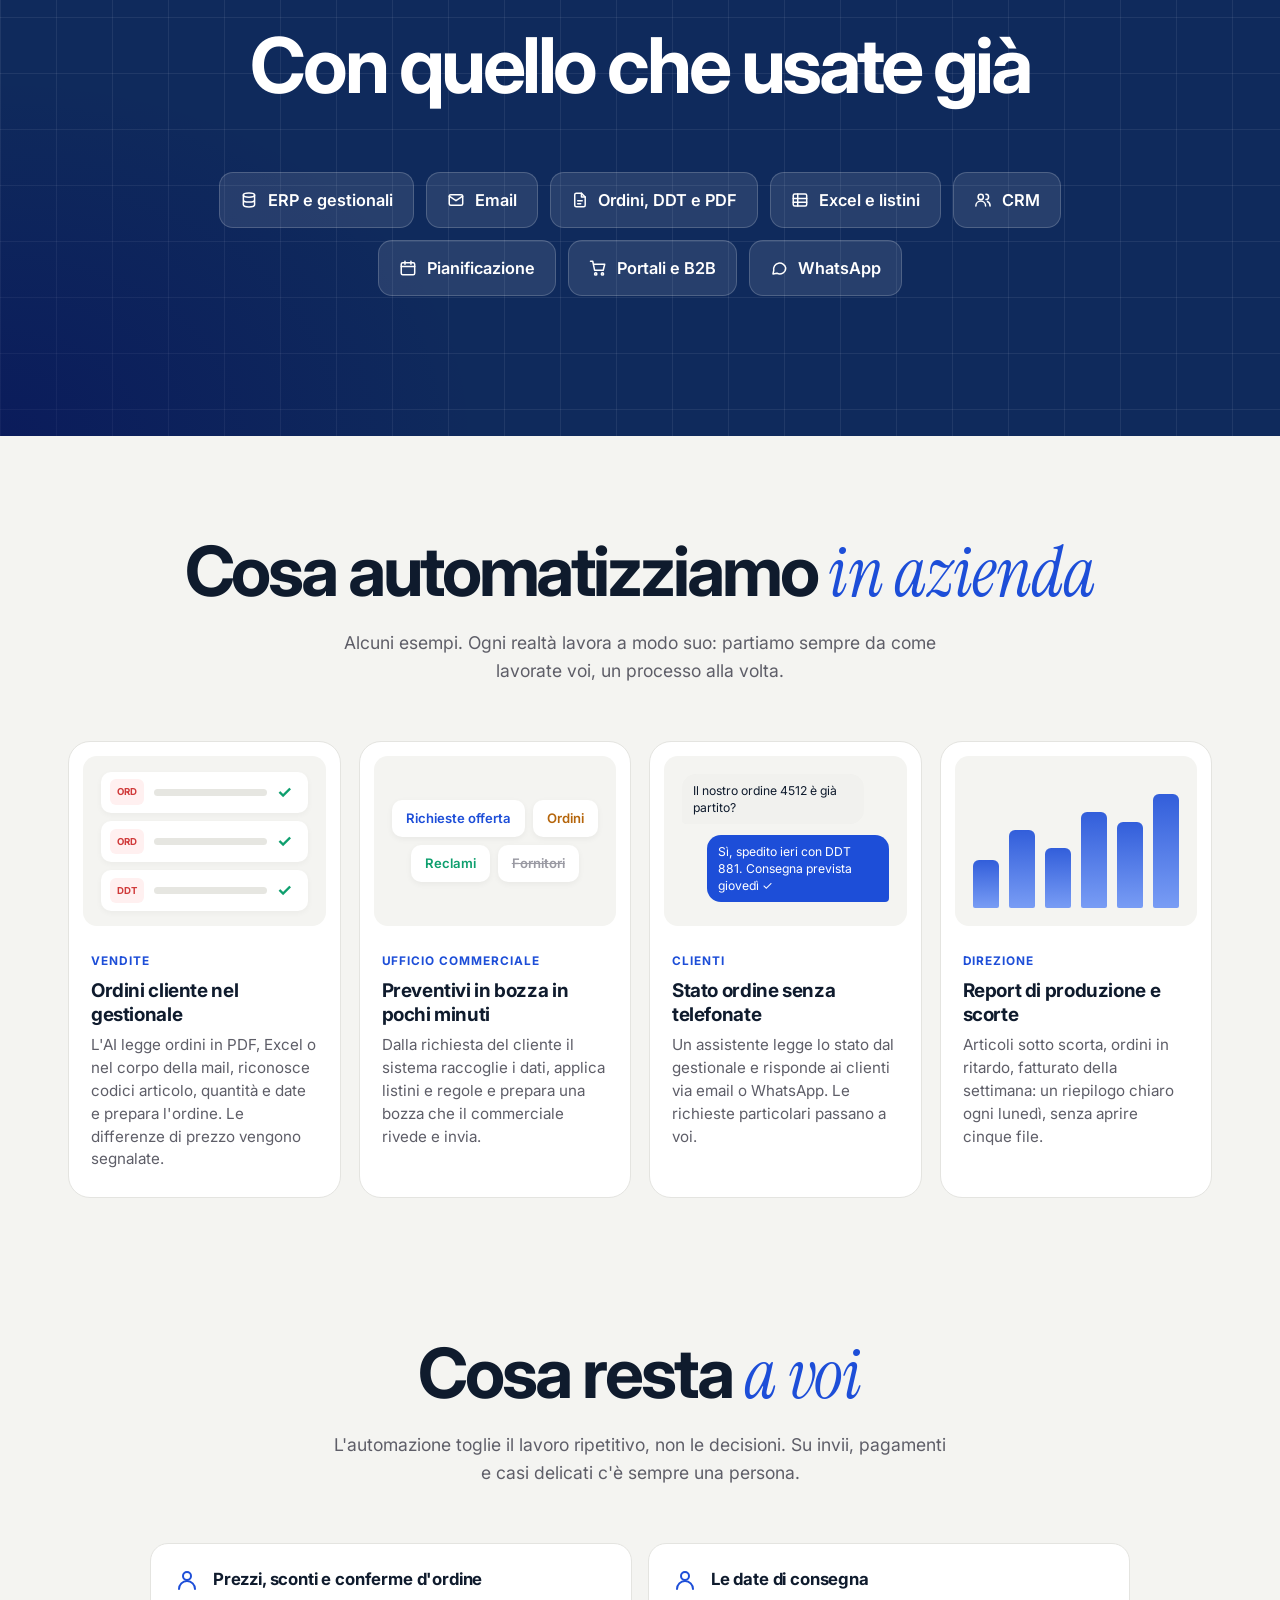
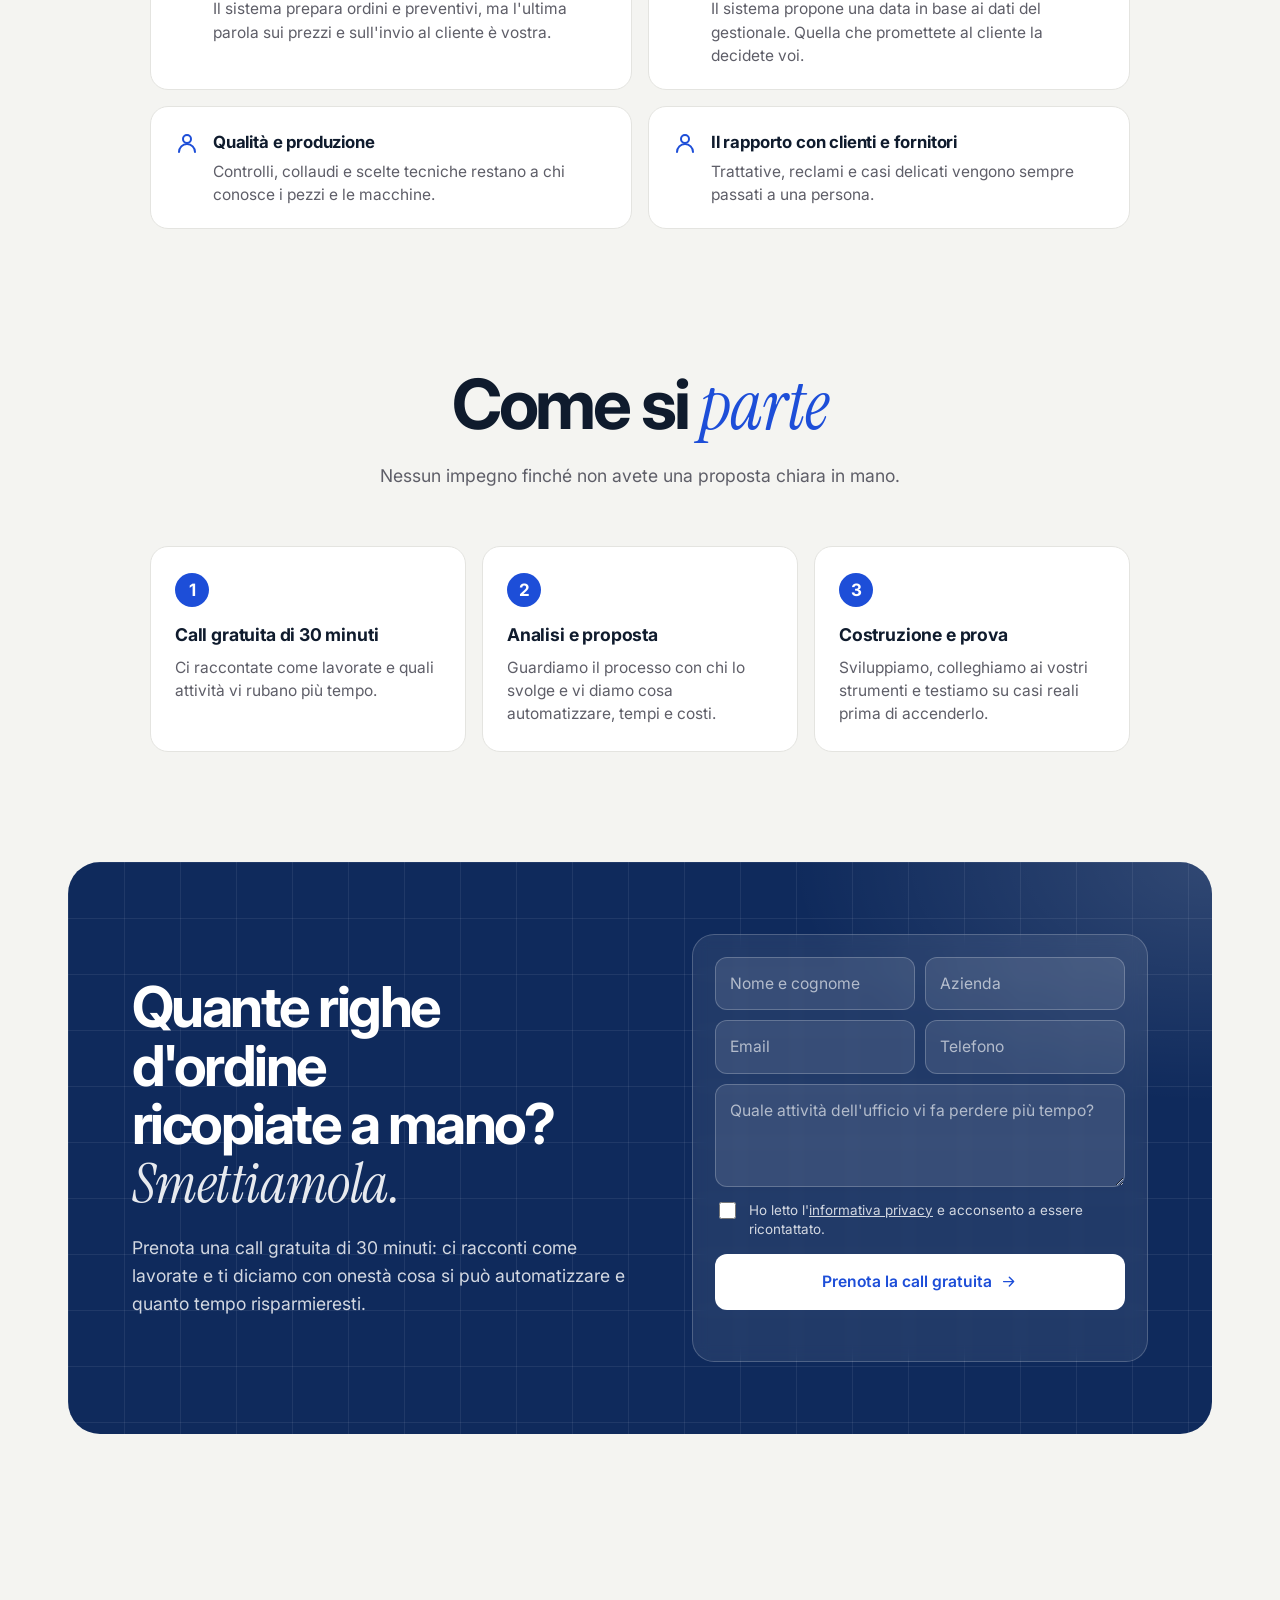
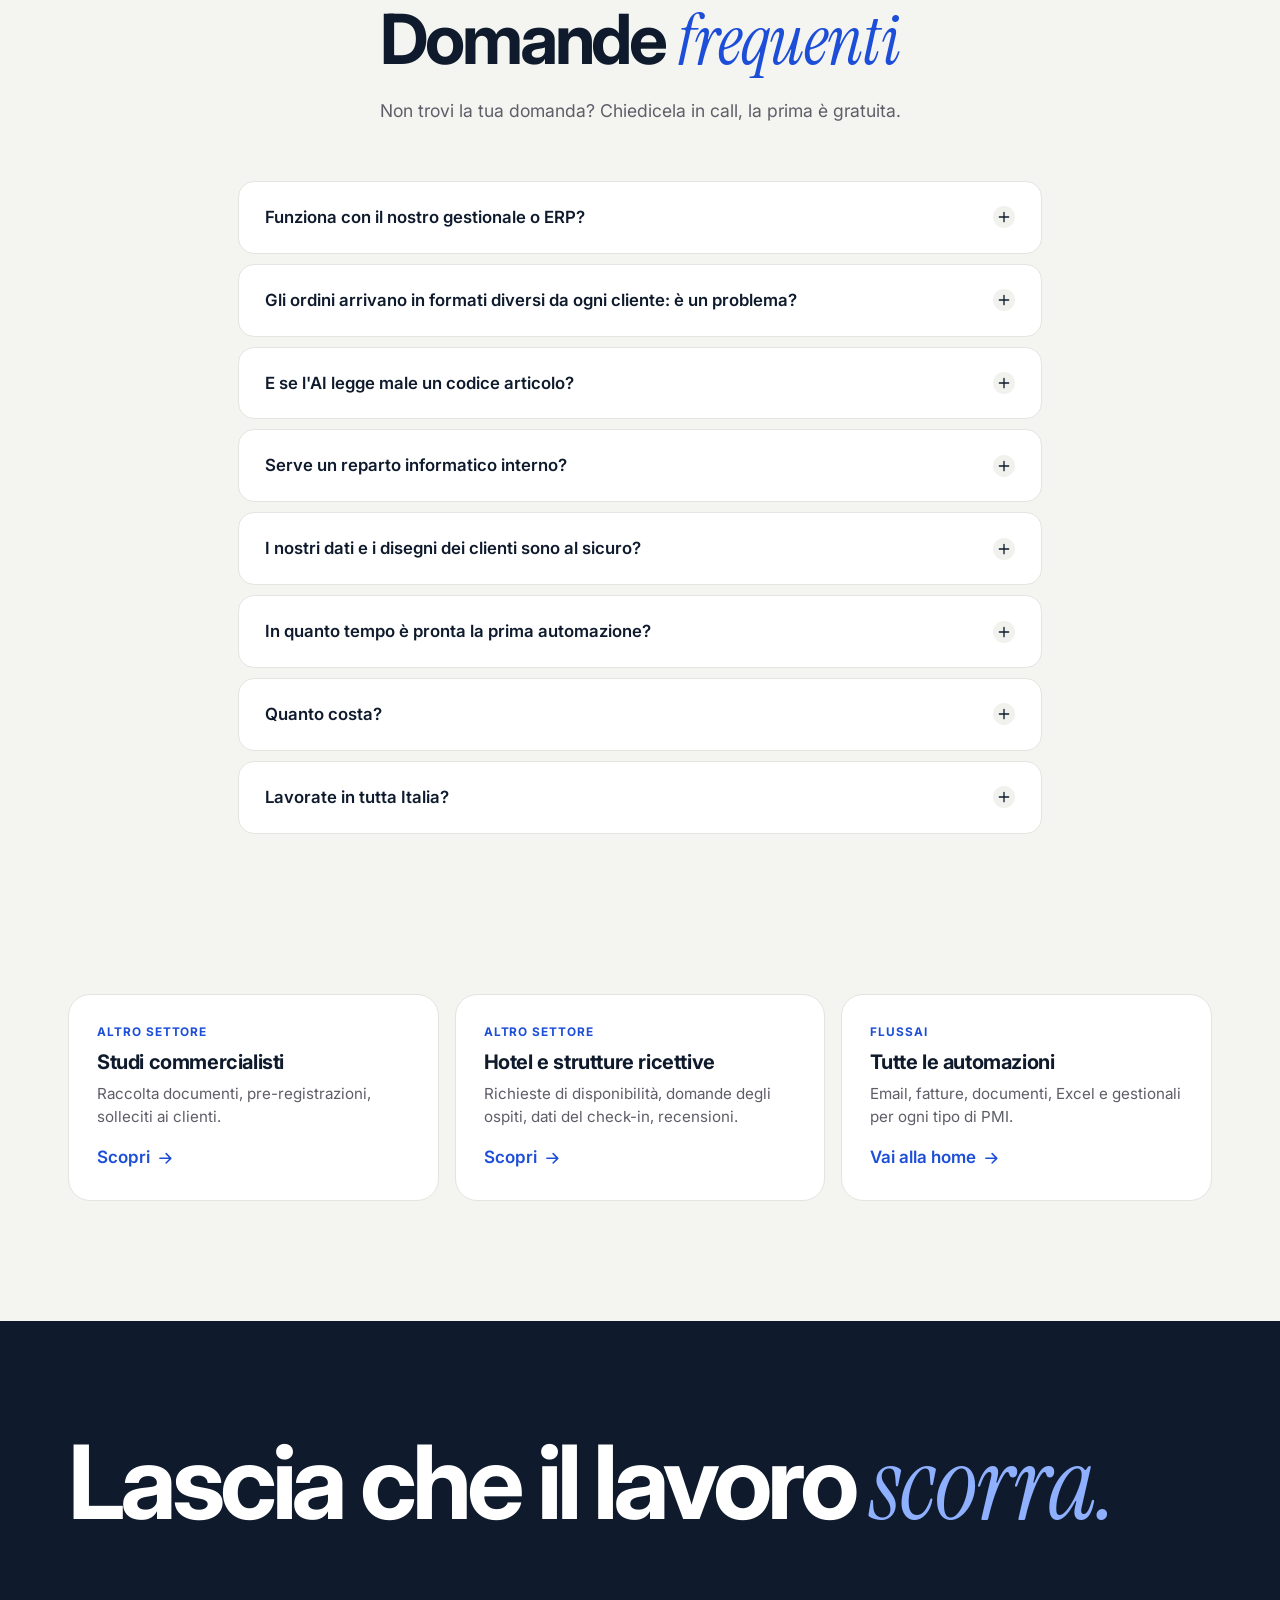
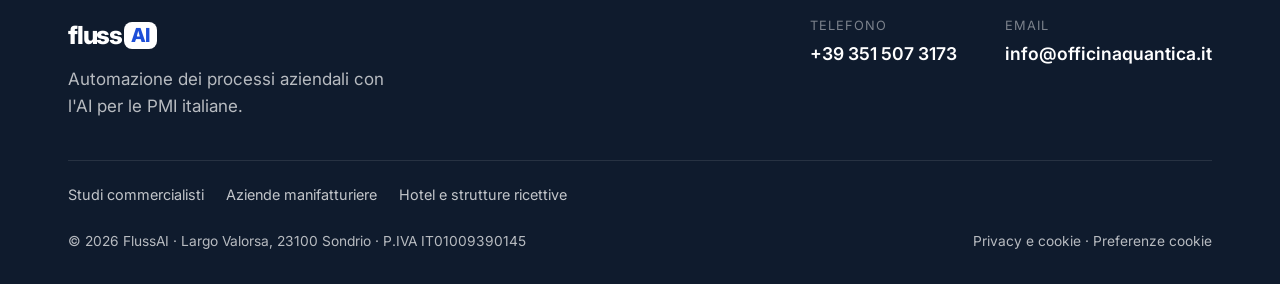
<file: automazione-aziende-manifatturiere/index.html>
<!DOCTYPE html>
<html lang="it">
<head>
  <meta charset="UTF-8">
  <meta name="viewport" content="width=device-width, initial-scale=1">
  <title>Automazione ordini e preventivi per aziende manifatturiere | FlussAI</title>
  <meta name="description" content="Ordini dei clienti letti e inseriti nel gestionale, preventivi in bozza in pochi minuti, stato ordine senza telefonate. Automazioni AI su misura per aziende di produzione e terzisti.">
  <link rel="canonical" href="https://flussai.officinaquantica.it/automazione-aziende-manifatturiere/">
  <meta name="robots" content="index, follow">
  <meta name="theme-color" content="#1D4ED8">
  <meta property="og:type" content="website">
  <meta property="og:locale" content="it_IT">
  <meta property="og:site_name" content="FlussAI">
  <meta property="og:title" content="Automazione ordini e preventivi per aziende manifatturiere">
  <meta property="og:description" content="Ordini dei clienti letti e inseriti nel gestionale, preventivi in bozza in pochi minuti, stato ordine senza telefonate. Automazioni AI su misura per aziende di produzione e terzisti.">
  <meta property="og:url" content="https://flussai.officinaquantica.it/automazione-aziende-manifatturiere/">
  <meta property="og:image" content="https://flussai.officinaquantica.it/og-image.jpg">
  <meta property="og:image:width" content="1200">
  <meta property="og:image:height" content="630">
  <meta name="twitter:card" content="summary_large_image">
  <meta name="twitter:image" content="https://flussai.officinaquantica.it/og-image.jpg">
  <link rel="icon" href="/favicon.ico" sizes="48x48">
  <link rel="icon" href="/favicon.svg" type="image/svg+xml">
  <link rel="icon" href="/favicon-96x96.png" type="image/png" sizes="96x96">
  <link rel="icon" href="/icon-192.png" type="image/png" sizes="192x192">
  <link rel="apple-touch-icon" href="/apple-touch-icon.png">
  <link rel="preconnect" href="https://fonts.googleapis.com">
  <link rel="preconnect" href="https://fonts.gstatic.com" crossorigin>
  <link href="https://fonts.googleapis.com/css2?family=Inter:wght@400;500;600;700;800&family=Instrument+Serif:ital@0;1&display=swap" rel="stylesheet">
  <link rel="stylesheet" href="/style.css">
  <script type="application/ld+json">
{
  "@context": "https://schema.org",
  "@graph": [
    {
      "@type": "Service",
      "@id": "https://flussai.officinaquantica.it/automazione-aziende-manifatturiere/#servizio",
      "name": "Automazione di ordini, preventivi e report per aziende manifatturiere",
      "serviceType": "Automazione dei processi aziendali con l'intelligenza artificiale",
      "description": "Ordini dei clienti letti e inseriti nel gestionale, preventivi in bozza in pochi minuti, stato ordine senza telefonate. Automazioni AI su misura per aziende di produzione e terzisti.",
      "url": "https://flussai.officinaquantica.it/automazione-aziende-manifatturiere/",
      "areaServed": {
        "@type": "Country",
        "name": "Italia"
      },
      "audience": {
        "@type": "BusinessAudience",
        "name": "Aziende manifatturiere, officine meccaniche e terzisti"
      },
      "provider": {
        "@type": [
          "Organization",
          "ProfessionalService"
        ],
        "@id": "https://flussai.officinaquantica.it/#azienda",
        "name": "FlussAI",
        "url": "https://flussai.officinaquantica.it/",
        "email": "info@officinaquantica.it",
        "telephone": "+39 351 507 3173",
        "logo": "https://flussai.officinaquantica.it/icon-512.png"
      }
    },
    {
      "@type": "BreadcrumbList",
      "itemListElement": [
        {
          "@type": "ListItem",
          "position": 1,
          "name": "FlussAI",
          "item": "https://flussai.officinaquantica.it/"
        },
        {
          "@type": "ListItem",
          "position": 2,
          "name": "Aziende manifatturiere",
          "item": "https://flussai.officinaquantica.it/automazione-aziende-manifatturiere/"
        }
      ]
    }
  ]
}
</script>
  <script type="application/ld+json">
{
  "@context": "https://schema.org",
  "@type": "FAQPage",
  "mainEntity": [
    {
      "@type": "Question",
      "name": "Funziona con il nostro gestionale o ERP?",
      "acceptedAnswer": {
        "@type": "Answer",
        "text": "Nella maggior parte dei casi sì: ci colleghiamo tramite le funzioni di importazione o le API del gestionale, oppure tramite file condivisi. Lo verifichiamo nell'analisi gratuita prima di proporvi qualsiasi cosa."
      }
    },
    {
      "@type": "Question",
      "name": "Gli ordini arrivano in formati diversi da ogni cliente: è un problema?",
      "acceptedAnswer": {
        "@type": "Answer",
        "text": "No, è proprio il caso in cui l'AI aiuta di più: legge PDF, Excel e testo delle email anche se ogni cliente usa un modello diverso. I documenti incerti finiscono in una lista da verificare."
      }
    },
    {
      "@type": "Question",
      "name": "E se l'AI legge male un codice articolo?",
      "acceptedAnswer": {
        "@type": "Answer",
        "text": "Può capitare, per questo il sistema controlla che il codice esista, che prezzo e quantità siano coerenti e segnala le differenze. Ogni passaggio resta registrato e le conferme d'ordine passano da una persona."
      }
    },
    {
      "@type": "Question",
      "name": "Serve un reparto informatico interno?",
      "acceptedAnswer": {
        "@type": "Answer",
        "text": "No. Ci occupiamo noi di collegamenti, test e manutenzione. A voi chiediamo solo il tempo per spiegarci come lavorate e per provare il sistema."
      }
    },
    {
      "@type": "Question",
      "name": "I nostri dati e i disegni dei clienti sono al sicuro?",
      "acceptedAnswer": {
        "@type": "Answer",
        "text": "Il sistema accede solo ai dati che servono per il processo da automatizzare. L'intelligenza artificiale è usata tramite servizi professionali che non addestrano i modelli sui vostri dati e firmiamo con voi un accordo sul trattamento dei dati."
      }
    },
    {
      "@type": "Question",
      "name": "In quanto tempo è pronta la prima automazione?",
      "acceptedAnswer": {
        "@type": "Answer",
        "text": "Per un singolo processo, come l'inserimento ordini o i preventivi, di solito servono dalle 2 alle 4 settimane, test su ordini reali compresi."
      }
    },
    {
      "@type": "Question",
      "name": "Quanto costa?",
      "acceptedAnswer": {
        "@type": "Answer",
        "text": "Dipende dal processo e dai collegamenti necessari. Dopo l'analisi ricevete una proposta con costi e tempi chiari; si parte da un solo processo, quello che rende di più."
      }
    },
    {
      "@type": "Question",
      "name": "Lavorate in tutta Italia?",
      "acceptedAnswer": {
        "@type": "Answer",
        "text": "Sì, lavoriamo da remoto con aziende di tutta Italia e, quando serve, veniamo in sede per vedere come si muovono ordini e documenti."
      }
    }
  ]
}
</script>
</head>
<body>
  <svg width="0" height="0" style="position:absolute" aria-hidden="true">
    <defs>
      <symbol id="i-arrow" viewBox="0 0 24 24"><path d="M5 12h14M13 6l6 6-6 6"/></symbol>
      <symbol id="i-check" viewBox="0 0 24 24"><path d="m5 12.5 4.5 4.5L19 7.5"/></symbol>
      <symbol id="i-x" viewBox="0 0 24 24"><path d="M6 6l12 12M18 6 6 18"/></symbol>
      <symbol id="i-plus" viewBox="0 0 24 24"><path d="M12 5v14M5 12h14"/></symbol>
      <symbol id="i-user" viewBox="0 0 24 24"><circle cx="12" cy="8" r="4"/><path d="M4 21a8 8 0 0 1 16 0"/></symbol>
      <symbol id="i-db" viewBox="0 0 24 24"><ellipse cx="12" cy="5.5" rx="7.5" ry="2.8"/><path d="M4.5 5.5v13c0 1.5 3.4 2.8 7.5 2.8s7.5-1.3 7.5-2.8v-13M4.5 12c0 1.5 3.4 2.8 7.5 2.8s7.5-1.3 7.5-2.8"/></symbol>
      <symbol id="i-mail" viewBox="0 0 24 24"><rect x="3" y="5" width="18" height="14" rx="2"/><path d="m3 7 9 6 9-6"/></symbol>
      <symbol id="i-sheet" viewBox="0 0 24 24"><rect x="3" y="4" width="18" height="16" rx="2"/><path d="M3 10h18M3 15h18M9 4v16"/></symbol>
      <symbol id="i-users" viewBox="0 0 24 24"><circle cx="9" cy="8" r="3.5"/><path d="M2.5 20a6.5 6.5 0 0 1 13 0"/><path d="M16 4.5a3.5 3.5 0 0 1 0 7M18 14a6.5 6.5 0 0 1 3.5 6"/></symbol>
      <symbol id="i-file" viewBox="0 0 24 24"><path d="M14 3H7a2 2 0 0 0-2 2v14a2 2 0 0 0 2 2h10a2 2 0 0 0 2-2V8z"/><path d="M14 3v5h5M9 13h6M9 17h4"/></symbol>
      <symbol id="i-chat" viewBox="0 0 24 24"><path d="M21 12a8 8 0 0 1-11.6 7.1L4 20l1-4.6A8 8 0 1 1 21 12z"/></symbol>
      <symbol id="i-cart" viewBox="0 0 24 24"><circle cx="9" cy="20" r="1.5"/><circle cx="18" cy="20" r="1.5"/><path d="M2 3h3l2.5 12h11.5l2-8H6.2"/></symbol>
      <symbol id="i-cal" viewBox="0 0 24 24"><rect x="3" y="5" width="18" height="16" rx="2"/><path d="M3 10h18M8 3v4M16 3v4"/></symbol>
      <symbol id="i-star" viewBox="0 0 24 24"><path d="m12 3 2.7 5.6 6.1.9-4.4 4.3 1 6.1L12 17l-5.4 2.9 1-6.1-4.4-4.3 6.1-.9z"/></symbol>
    </defs>
  </svg>

  <header class="header" id="top">
    <div class="wrap header__in">
      <a href="/" class="logo" aria-label="FlussAI, vai alla home">fluss<span class="logo__ai">AI</span></a>
      <div class="header__actions">
        <button class="menu-btn" aria-expanded="false" aria-controls="menu"><span class="menu-btn__lines" aria-hidden="true"><i></i><i></i></span> Menu</button>
        <a href="#prenota" class="btn btn--blue btn--sm">Prenota una call <svg class="ic"><use href="#i-arrow"/></svg></a>
      </div>
    </div>
  </header>

  <nav class="menu" id="menu" aria-label="Menu principale" hidden>
    <div class="wrap menu__in">
      <a href="#cosa-facciamo">Cosa automatizziamo</a>
      <a href="#faq">Domande frequenti</a>
      <a href="/automazione-studi-commercialisti/">Studi commercialisti</a>
      <a href="/automazione-hotel/">Hotel e strutture ricettive</a>
      <a href="/">Home FlussAI</a>
      <a href="#prenota" class="menu__cta">Prenota una call gratuita <svg class="ic"><use href="#i-arrow"/></svg></a>
    </div>
  </nav>

  <main>
    <section class="hero hero--sector">
      <div class="wrap hero__copy">
        <p class="crumbs"><a href="/">FlussAI</a> › Aziende manifatturiere</p>
        <p class="hero__kicker"><span class="pulse"></span> Automazione AI per aziende di produzione</p>
        <h1>Ordini e preventivi che<br><em>non</em> si fermano in ufficio.</h1>
        <p class="hero__lead">Per aziende di produzione, officine meccaniche e terzisti: l'AI legge ordini e richieste di offerta, li prepara nel gestionale e tiene informato il cliente. La produzione riceve dati puliti, l'ufficio smette di ricopiare.</p>
        <div class="hero__ctas">
          <a href="#prenota" class="btn btn--blue">Prenota una call gratuita <svg class="ic"><use href="#i-arrow"/></svg></a>
          <a href="#cosa-facciamo" class="btn btn--line">Guarda cosa automatizziamo</a>
        </div>
        <div class="flow" aria-label="Esempio di automazione">
          <div class="flow__step"><small>Arriva</small><strong>Ordine in PDF con 23 righe articolo</strong></div><span class="flow__arrow"><svg class="ic"><use href="#i-arrow"/></svg></span><div class="flow__step flow__step--ai"><small>FlussAI</small><strong>Legge codici, quantità e date di consegna</strong></div><span class="flow__arrow"><svg class="ic"><use href="#i-arrow"/></svg></span><div class="flow__step flow__step--ok"><small>Pronto</small><strong>Ordine nel gestionale, 1 prezzo da verificare</strong></div>
        </div>
      </div>
    </section>

    <section class="blue">
      <div class="blue__grid" aria-hidden="true"></div>
      <div class="wrap blue__in">
        <div class="pb">
          <div class="pb__col fade">
            <h2 class="pb__title">Il <em>problema</em></h2>
            <ul class="pb__list">
              <li><svg class="ic"><use href="#i-x"/></svg> Ordini in PDF ricopiati riga per riga</li>
              <li><svg class="ic"><use href="#i-x"/></svg> Preventivi che restano fermi per giorni</li>
              <li><svg class="ic"><use href="#i-x"/></svg> Clienti che chiamano per sapere a che punto è l'ordine</li>
              <li><svg class="ic"><use href="#i-x"/></svg> Excel e gestionale che non coincidono mai</li>
            </ul>
          </div>
          <div class="pb__col fade">
            <h2 class="pb__title">La <em>soluzione</em></h2>
            <p>Un sistema AI collegato al vostro gestionale: legge ordini e richieste da qualsiasi cliente, riconosce gli articoli, controlla prezzi e quantità e prepara il lavoro per l'ufficio.</p>
            <p>Quando qualcosa non torna, lo segnala a una persona invece di andare avanti da solo.</p>
          </div>
        </div>
        <div class="integr fade" style="margin-bottom:0">
          <p class="integr__q"><em>Con cosa?</em></p>
          <h2 class="integr__title">Con quello che usate già</h2>
          <ul class="integr__list">
            <li><svg class="ic"><use href="#i-db"/></svg> ERP e gestionali</li>
            <li><svg class="ic"><use href="#i-mail"/></svg> Email</li>
            <li><svg class="ic"><use href="#i-file"/></svg> Ordini, DDT e PDF</li>
            <li><svg class="ic"><use href="#i-sheet"/></svg> Excel e listini</li>
            <li><svg class="ic"><use href="#i-users"/></svg> CRM</li>
            <li><svg class="ic"><use href="#i-cal"/></svg> Pianificazione</li>
            <li><svg class="ic"><use href="#i-cart"/></svg> Portali e B2B</li>
            <li><svg class="ic"><use href="#i-chat"/></svg> WhatsApp</li>
          </ul>
        </div>
      </div>
    </section>

    <section class="cases" id="cosa-facciamo">
      <div class="wrap">
        <h2 class="big-title fade">Cosa automatizziamo <em>in azienda</em></h2>
        <p class="sub fade">Alcuni esempi. Ogni realtà lavora a modo suo: partiamo sempre da come lavorate voi, un processo alla volta.</p>
        <div class="cases__grid">
          <article class="case fade">
            <div class="case__vis case__vis--inv"><div class="mini-row"><b>ORD</b><span></span><em>✓</em></div><div class="mini-row"><b>ORD</b><span></span><em>✓</em></div><div class="mini-row"><b>DDT</b><span></span><em>✓</em></div></div>
            <span class="case__cat">Vendite</span>
            <h3>Ordini cliente nel gestionale</h3>
            <p>L'AI legge ordini in PDF, Excel o nel corpo della mail, riconosce codici articolo, quantità e date e prepara l'ordine. Le differenze di prezzo vengono segnalate.</p>
          </article>
          <article class="case fade">
            <div class="case__vis case__vis--mail"><div class="mail-tag a">Richieste offerta</div><div class="mail-tag b">Ordini</div><div class="mail-tag c">Reclami</div><div class="mail-tag d">Fornitori</div></div>
            <span class="case__cat">Ufficio commerciale</span>
            <h3>Preventivi in bozza in pochi minuti</h3>
            <p>Dalla richiesta del cliente il sistema raccoglie i dati, applica listini e regole e prepara una bozza che il commerciale rivede e invia.</p>
          </article>
          <article class="case fade">
            <div class="case__vis case__vis--chat"><div class="bubble bubble--in sm">Il nostro ordine 4512 è già partito?</div><div class="bubble bubble--out sm">Sì, spedito ieri con DDT 881. Consegna prevista giovedì ✓</div></div>
            <span class="case__cat">Clienti</span>
            <h3>Stato ordine senza telefonate</h3>
            <p>Un assistente legge lo stato dal gestionale e risponde ai clienti via email o WhatsApp. Le richieste particolari passano a voi.</p>
          </article>
          <article class="case fade">
            <div class="case__vis case__vis--rep"><div class="bars"><i style="--h:40%"></i><i style="--h:65%"></i><i style="--h:50%"></i><i style="--h:80%"></i><i style="--h:72%"></i><i style="--h:95%"></i></div></div>
            <span class="case__cat">Direzione</span>
            <h3>Report di produzione e scorte</h3>
            <p>Articoli sotto scorta, ordini in ritardo, fatturato della settimana: un riepilogo chiaro ogni lunedì, senza aprire cinque file.</p>
          </article>
        </div>
      </div>
    </section>

    <section class="keep" style="padding-top:0">
      <div class="wrap">
        <h2 class="big-title fade">Cosa resta <em>a voi</em></h2>
        <p class="sub fade">L'automazione toglie il lavoro ripetitivo, non le decisioni. Su invii, pagamenti e casi delicati c'è sempre una persona.</p>
        <div class="keep__grid">
          <div class="keep__item fade"><svg class="ic"><use href="#i-user"/></svg><div><strong>Prezzi, sconti e conferme d'ordine</strong><p>Il sistema prepara ordini e preventivi, ma l'ultima parola sui prezzi e sull'invio al cliente è vostra.</p></div></div>
          <div class="keep__item fade"><svg class="ic"><use href="#i-user"/></svg><div><strong>Le date di consegna</strong><p>Il sistema propone una data in base ai dati del gestionale. Quella che promettete al cliente la decidete voi.</p></div></div>
          <div class="keep__item fade"><svg class="ic"><use href="#i-user"/></svg><div><strong>Qualità e produzione</strong><p>Controlli, collaudi e scelte tecniche restano a chi conosce i pezzi e le macchine.</p></div></div>
          <div class="keep__item fade"><svg class="ic"><use href="#i-user"/></svg><div><strong>Il rapporto con clienti e fornitori</strong><p>Trattative, reclami e casi delicati vengono sempre passati a una persona.</p></div></div>
        </div>
      </div>
    </section>

    <section class="method" style="padding-bottom:110px">
      <div class="wrap">
        <h2 class="big-title fade">Come si <em>parte</em></h2>
        <p class="sub fade">Nessun impegno finché non avete una proposta chiara in mano.</p>
        <ol class="steps3">
          <li class="fade"><strong>Call gratuita di 30 minuti</strong><p>Ci raccontate come lavorate e quali attività vi rubano più tempo.</p></li>
          <li class="fade"><strong>Analisi e proposta</strong><p>Guardiamo il processo con chi lo svolge e vi diamo cosa automatizzare, tempi e costi.</p></li>
          <li class="fade"><strong>Costruzione e prova</strong><p>Sviluppiamo, colleghiamo ai vostri strumenti e testiamo su casi reali prima di accenderlo.</p></li>
        </ol>
      </div>
    </section>

    <section class="cta-sec" id="prenota">
      <div class="wrap">
        <div class="cta">
          <div class="blue__grid" aria-hidden="true"></div>
          <div class="cta__copy">
            <h2>Quante righe d'ordine<br>ricopiate a mano? <em>Smettiamola.</em></h2>
            <p>Prenota una call gratuita di 30 minuti: ci racconti come lavorate e ti diciamo con onestà cosa si può automatizzare e quanto tempo risparmieresti.</p>
          </div>
          <form class="cta__form" id="lead-form" action="https://formsubmit.co/ajax/info@officinaquantica.it" method="POST" novalidate>
            <input type="hidden" name="_subject" value="FlussAI (Aziende manifatturiere): richiesta di call gratuita">
            <input type="hidden" name="_template" value="table">
            <input type="hidden" name="pagina" value="Aziende manifatturiere">
            <input type="text" name="_honey" tabindex="-1" autocomplete="off" aria-hidden="true" style="display:none">
            <div class="row">
              <input name="nome" type="text" placeholder="Nome e cognome" autocomplete="name" required aria-label="Nome e cognome">
              <input name="azienda" type="text" placeholder="Azienda" autocomplete="organization" aria-label="Azienda">
            </div>
            <div class="row">
              <input name="email" type="email" placeholder="Email" autocomplete="email" required aria-label="Email">
              <input name="telefono" type="tel" placeholder="Telefono" autocomplete="tel" aria-label="Telefono">
            </div>
            <textarea name="messaggio" rows="3" placeholder="Quale attività dell'ufficio vi fa perdere più tempo?" aria-label="Quale attività dell'ufficio vi fa perdere più tempo?"></textarea>
            <label class="consent"><input type="checkbox" name="privacy" required> <span>Ho letto l'<a href="/privacy.html">informativa privacy</a> e acconsento a essere ricontattato.</span></label>
            <button type="submit" class="btn btn--white">Prenota la call gratuita <svg class="ic"><use href="#i-arrow"/></svg></button>
            <p class="form-msg" id="form-msg" role="status" aria-live="polite"></p>
          </form>
        </div>
      </div>
    </section>

    <section class="faq" id="faq">
      <div class="wrap wrap--narrow">
        <h2 class="big-title fade">Domande <em>frequenti</em></h2>
        <p class="sub fade">Non trovi la tua domanda? Chiedicela in call, la prima è gratuita.</p>
        <div class="faq__list fade">
          <details><summary>Funziona con il nostro gestionale o ERP?<svg class="ic"><use href="#i-plus"/></svg></summary><p>Nella maggior parte dei casi sì: ci colleghiamo tramite le funzioni di importazione o le API del gestionale, oppure tramite file condivisi. Lo verifichiamo nell'analisi gratuita prima di proporvi qualsiasi cosa.</p></details>
          <details><summary>Gli ordini arrivano in formati diversi da ogni cliente: è un problema?<svg class="ic"><use href="#i-plus"/></svg></summary><p>No, è proprio il caso in cui l'AI aiuta di più: legge PDF, Excel e testo delle email anche se ogni cliente usa un modello diverso. I documenti incerti finiscono in una lista da verificare.</p></details>
          <details><summary>E se l'AI legge male un codice articolo?<svg class="ic"><use href="#i-plus"/></svg></summary><p>Può capitare, per questo il sistema controlla che il codice esista, che prezzo e quantità siano coerenti e segnala le differenze. Ogni passaggio resta registrato e le conferme d'ordine passano da una persona.</p></details>
          <details><summary>Serve un reparto informatico interno?<svg class="ic"><use href="#i-plus"/></svg></summary><p>No. Ci occupiamo noi di collegamenti, test e manutenzione. A voi chiediamo solo il tempo per spiegarci come lavorate e per provare il sistema.</p></details>
          <details><summary>I nostri dati e i disegni dei clienti sono al sicuro?<svg class="ic"><use href="#i-plus"/></svg></summary><p>Il sistema accede solo ai dati che servono per il processo da automatizzare. L'intelligenza artificiale è usata tramite servizi professionali che non addestrano i modelli sui vostri dati e firmiamo con voi un accordo sul trattamento dei dati.</p></details>
          <details><summary>In quanto tempo è pronta la prima automazione?<svg class="ic"><use href="#i-plus"/></svg></summary><p>Per un singolo processo, come l'inserimento ordini o i preventivi, di solito servono dalle 2 alle 4 settimane, test su ordini reali compresi.</p></details>
          <details><summary>Quanto costa?<svg class="ic"><use href="#i-plus"/></svg></summary><p>Dipende dal processo e dai collegamenti necessari. Dopo l'analisi ricevete una proposta con costi e tempi chiari; si parte da un solo processo, quello che rende di più.</p></details>
          <details><summary>Lavorate in tutta Italia?<svg class="ic"><use href="#i-plus"/></svg></summary><p>Sì, lavoriamo da remoto con aziende di tutta Italia e, quando serve, veniamo in sede per vedere come si muovono ordini e documenti.</p></details>
        </div>
      </div>
    </section>

    <section class="sectors">
      <div class="wrap">
        <div class="sectors__grid">
          <a class="sector-card fade" href="/automazione-studi-commercialisti/"><span class="case__cat">Altro settore</span><strong>Studi commercialisti</strong><p>Raccolta documenti, pre-registrazioni, solleciti ai clienti.</p><span class="go">Scopri <svg class="ic"><use href="#i-arrow"/></svg></span></a>
          <a class="sector-card fade" href="/automazione-hotel/"><span class="case__cat">Altro settore</span><strong>Hotel e strutture ricettive</strong><p>Richieste di disponibilità, domande degli ospiti, dati del check-in, recensioni.</p><span class="go">Scopri <svg class="ic"><use href="#i-arrow"/></svg></span></a>
          <a class="sector-card fade" href="/"><span class="case__cat">FlussAI</span><strong>Tutte le automazioni</strong><p>Email, fatture, documenti, Excel e gestionali per ogni tipo di PMI.</p><span class="go">Vai alla home <svg class="ic"><use href="#i-arrow"/></svg></span></a>
        </div>
      </div>
    </section>
  </main>

  <footer class="footer">
    <div class="wrap">
      <p class="footer__big">Lascia che il lavoro <em>scorra.</em></p>
      <div class="footer__row">
        <div>
          <a href="/" class="logo logo--light">fluss<span class="logo__ai">AI</span></a>
          <p class="footer__claim">Automazione dei processi aziendali con l'AI per le PMI italiane.</p>
        </div>
        <div class="footer__contacts">
          <p><span>Telefono</span><a href="tel:+393515073173">+39 351 507 3173</a></p>
          <p><span>Email</span><a href="mailto:info@officinaquantica.it">info@officinaquantica.it</a></p>
        </div>
      </div>
      <nav class="footer__links" aria-label="Settori"><a href="/automazione-studi-commercialisti/">Studi commercialisti</a> <a href="/automazione-aziende-manifatturiere/">Aziende manifatturiere</a> <a href="/automazione-hotel/">Hotel e strutture ricettive</a></nav>
      <div class="footer__bottom">
        <p>© <span id="year">2026</span> FlussAI · Largo Valorsa, 23100 Sondrio · P.IVA IT01009390145</p>
        <p><a href="/privacy.html">Privacy e cookie</a> · <a href="#" data-cookie-prefs>Preferenze cookie</a></p>
      </div>
    </div>
  </footer>

  <script src="/main.js" defer></script>
  <script src="/cookie-consent.js" defer></script>
</body>
</html>
</file>
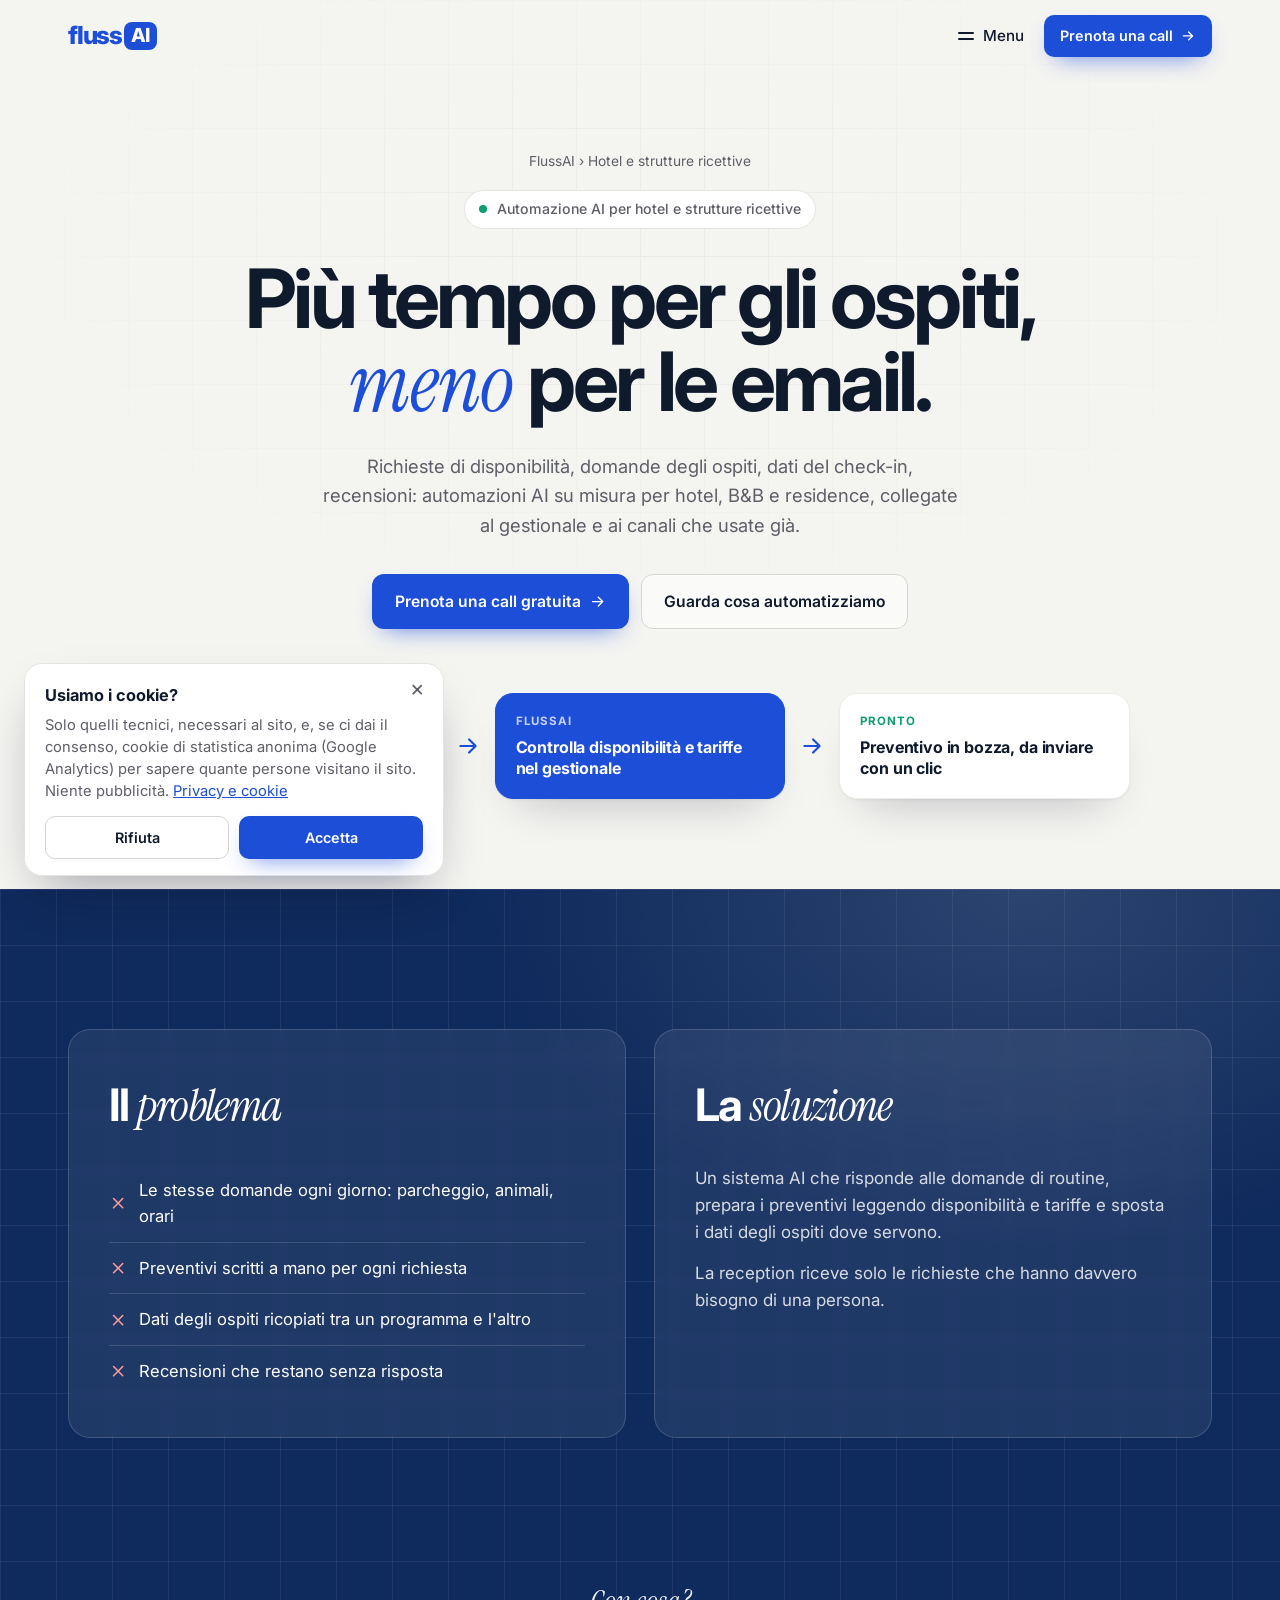
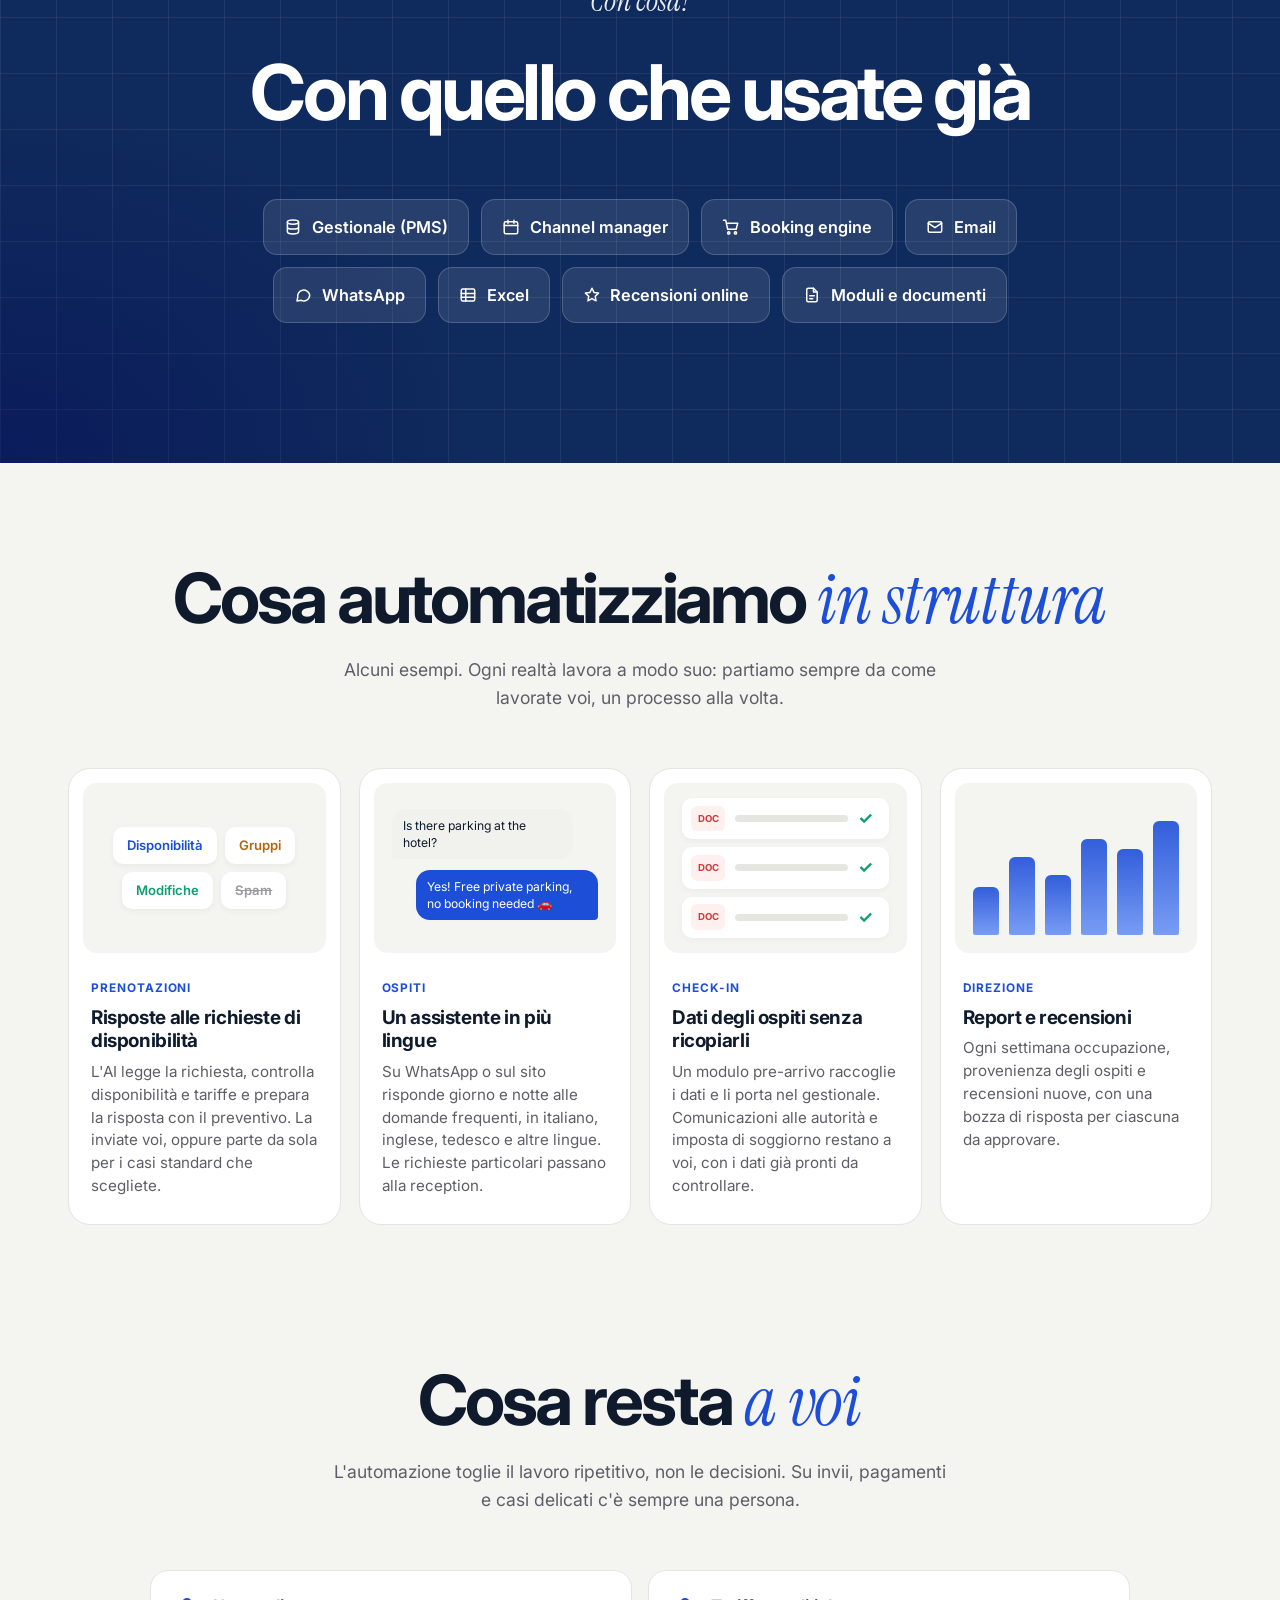
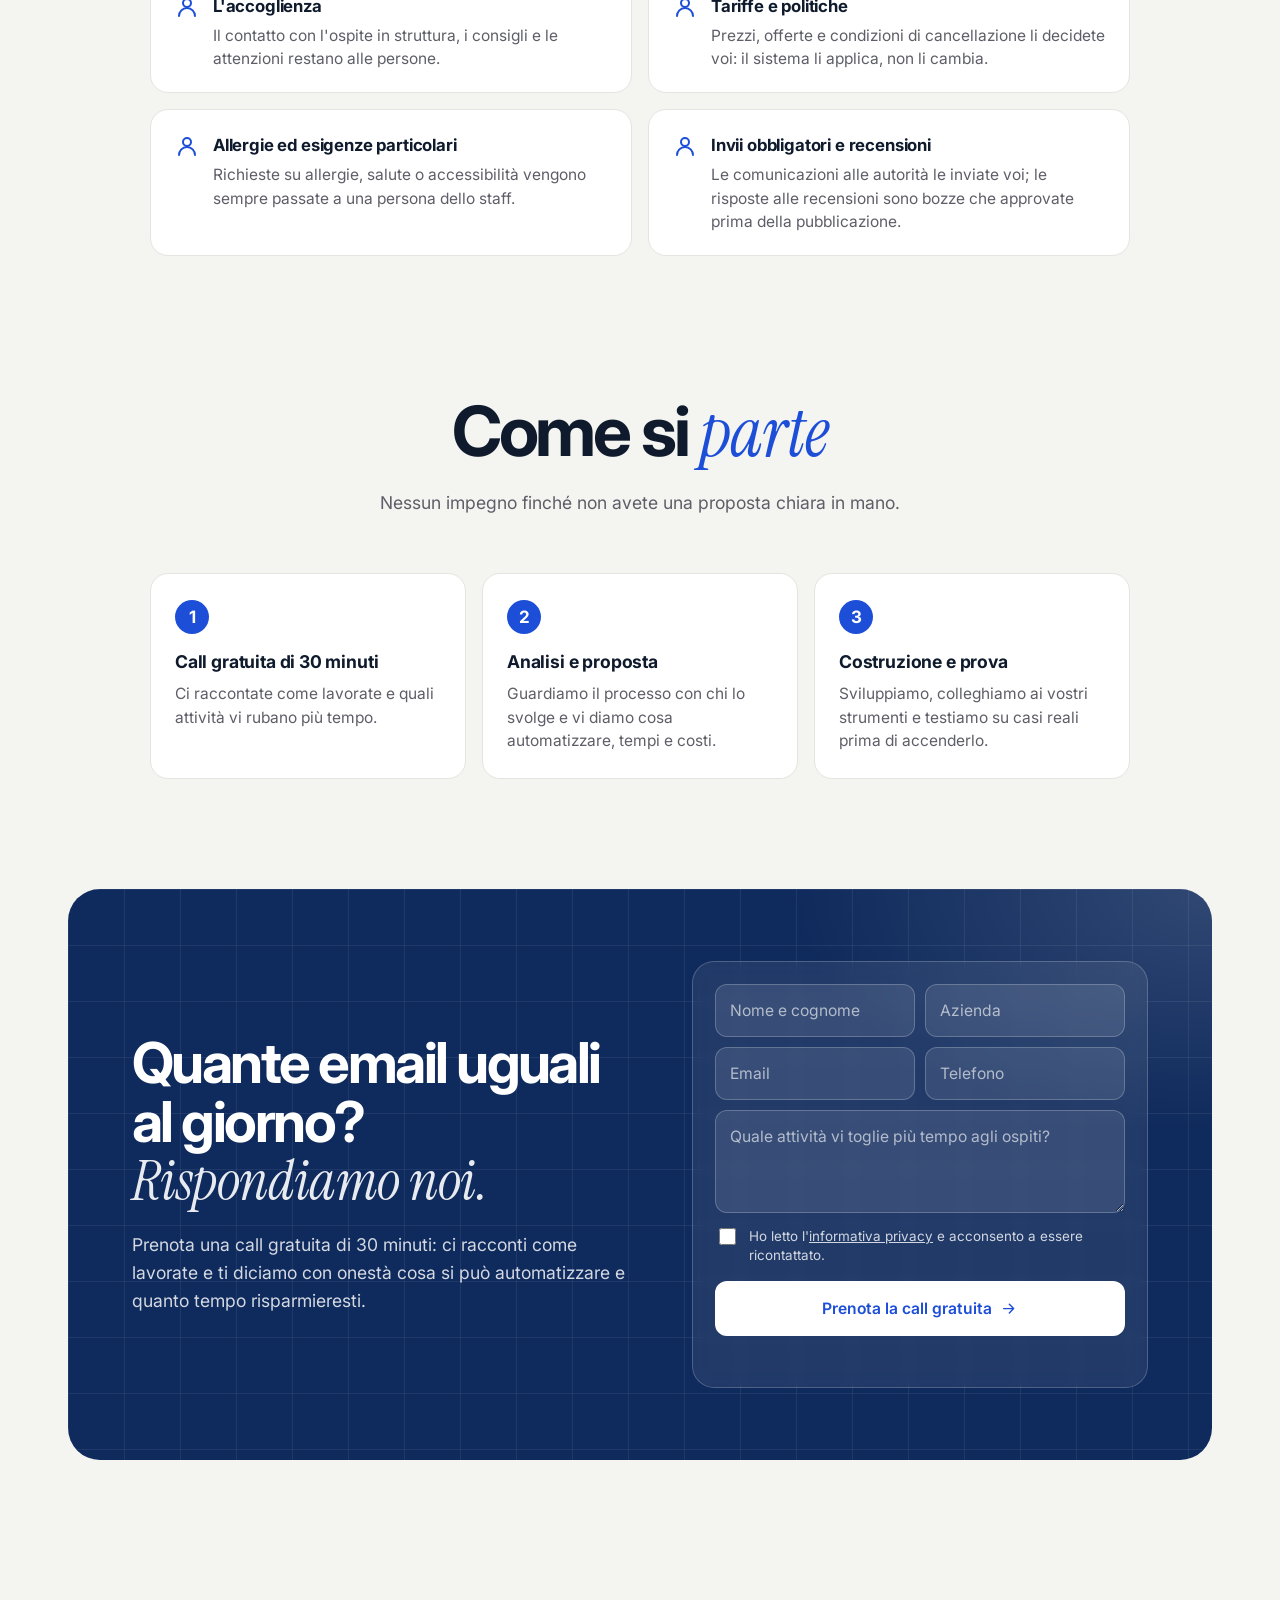
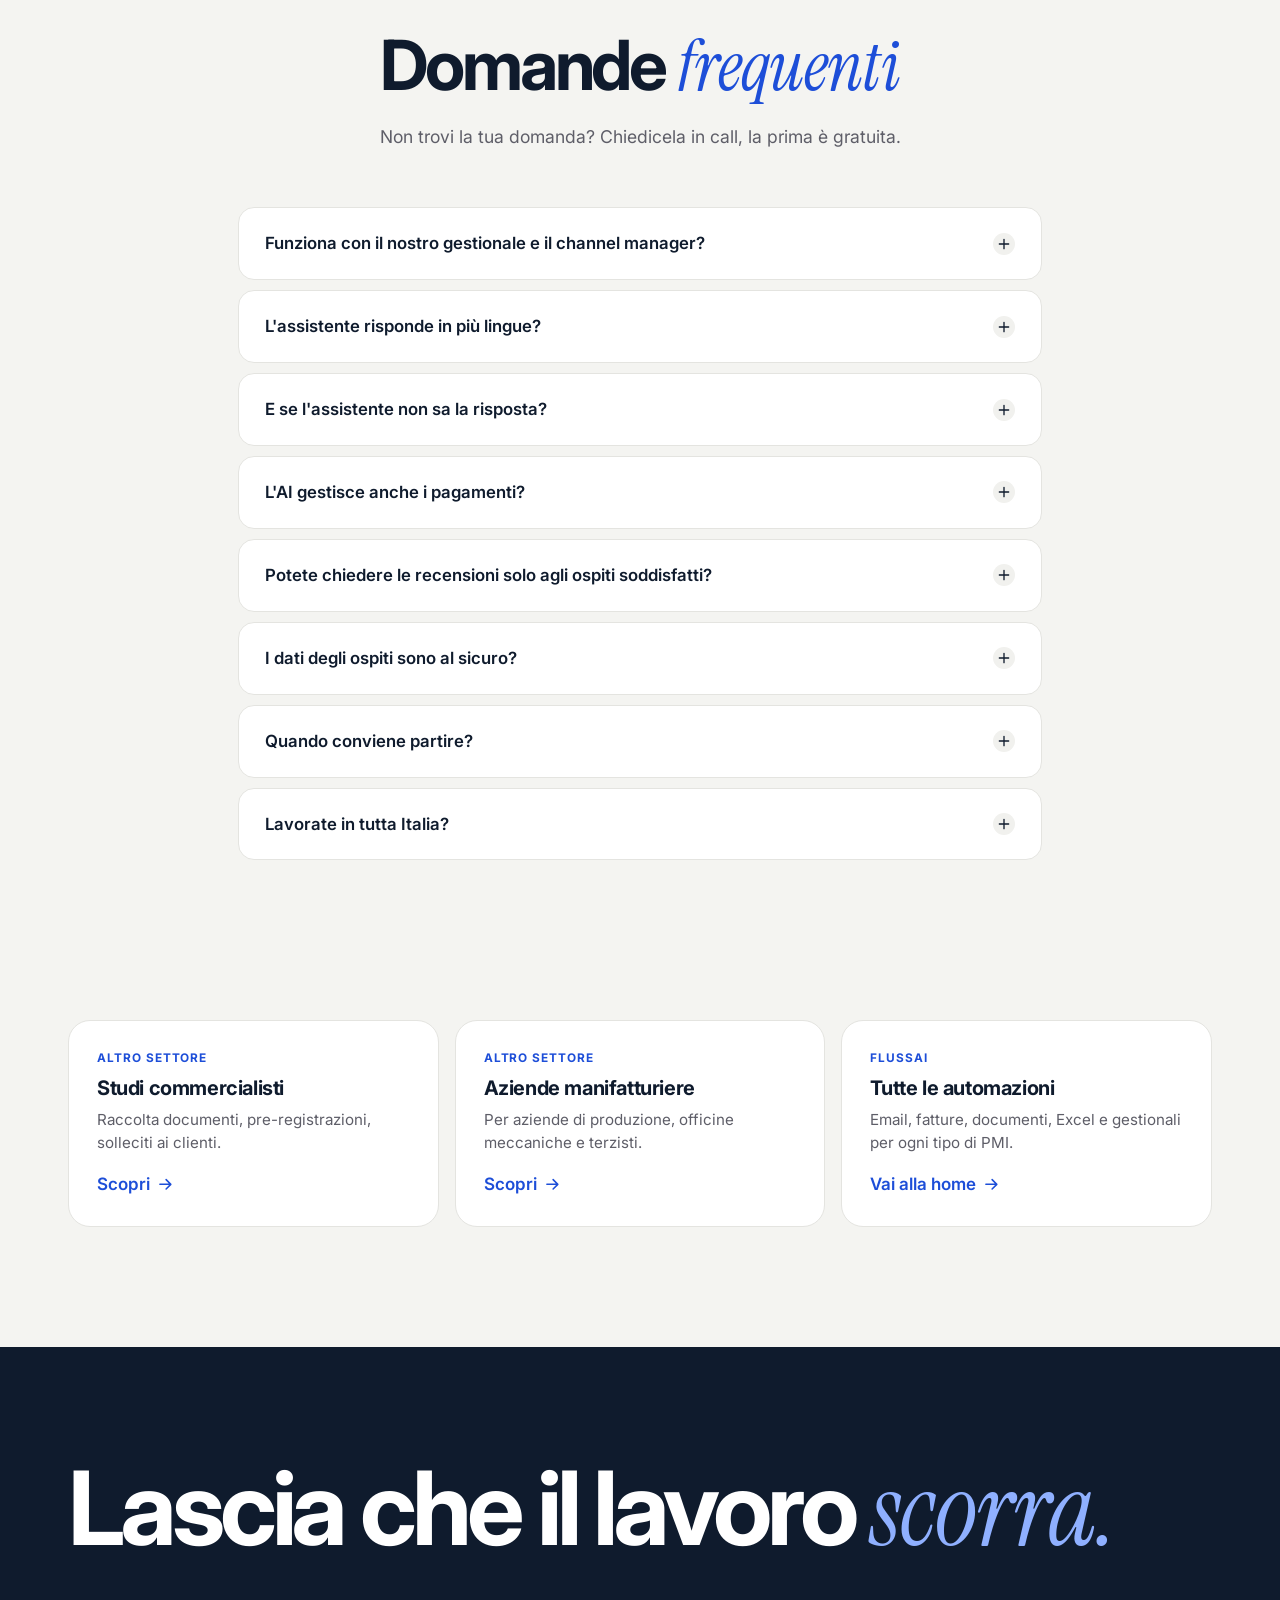
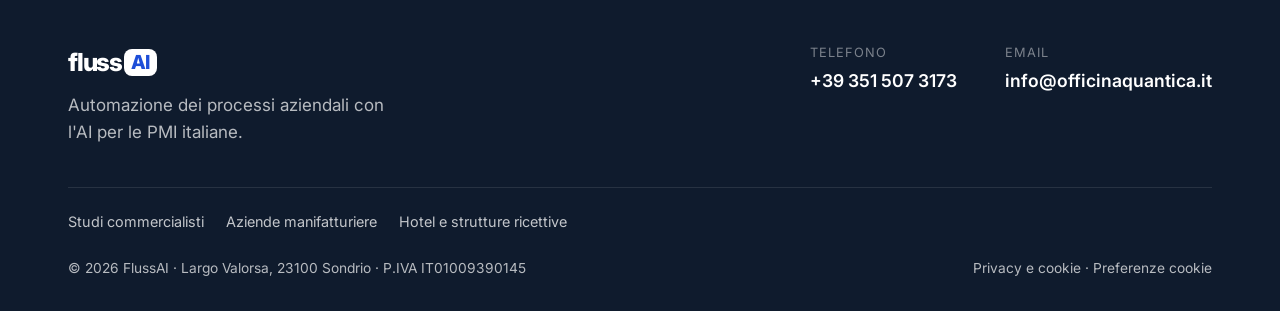
<file: automazione-hotel/index.html>
<!DOCTYPE html>
<html lang="it">
<head>
  <meta charset="UTF-8">
  <meta name="viewport" content="width=device-width, initial-scale=1">
  <title>Automazione per hotel e strutture ricettive con l'AI | FlussAI</title>
  <meta name="description" content="Risposte alle richieste di disponibilità, assistente per gli ospiti in più lingue, dati del check-in senza ricopiarli, report settimanali. Automazioni AI su misura per hotel, B&B e residence.">
  <link rel="canonical" href="https://flussai.officinaquantica.it/automazione-hotel/">
  <meta name="robots" content="index, follow">
  <meta name="theme-color" content="#1D4ED8">
  <meta property="og:type" content="website">
  <meta property="og:locale" content="it_IT">
  <meta property="og:site_name" content="FlussAI">
  <meta property="og:title" content="Automazione per hotel e strutture ricettive con l'AI">
  <meta property="og:description" content="Risposte alle richieste di disponibilità, assistente per gli ospiti in più lingue, dati del check-in senza ricopiarli, report settimanali. Automazioni AI su misura per hotel, B&B e residence.">
  <meta property="og:url" content="https://flussai.officinaquantica.it/automazione-hotel/">
  <meta property="og:image" content="https://flussai.officinaquantica.it/og-image.jpg">
  <meta property="og:image:width" content="1200">
  <meta property="og:image:height" content="630">
  <meta name="twitter:card" content="summary_large_image">
  <meta name="twitter:image" content="https://flussai.officinaquantica.it/og-image.jpg">
  <link rel="icon" href="/favicon.ico" sizes="48x48">
  <link rel="icon" href="/favicon.svg" type="image/svg+xml">
  <link rel="icon" href="/favicon-96x96.png" type="image/png" sizes="96x96">
  <link rel="icon" href="/icon-192.png" type="image/png" sizes="192x192">
  <link rel="apple-touch-icon" href="/apple-touch-icon.png">
  <link rel="preconnect" href="https://fonts.googleapis.com">
  <link rel="preconnect" href="https://fonts.gstatic.com" crossorigin>
  <link href="https://fonts.googleapis.com/css2?family=Inter:wght@400;500;600;700;800&family=Instrument+Serif:ital@0;1&display=swap" rel="stylesheet">
  <link rel="stylesheet" href="/style.css">
  <script type="application/ld+json">
{
  "@context": "https://schema.org",
  "@graph": [
    {
      "@type": "Service",
      "@id": "https://flussai.officinaquantica.it/automazione-hotel/#servizio",
      "name": "Automazione dei processi per hotel e strutture ricettive",
      "serviceType": "Automazione dei processi aziendali con l'intelligenza artificiale",
      "description": "Risposte alle richieste di disponibilità, assistente per gli ospiti in più lingue, dati del check-in senza ricopiarli, report settimanali. Automazioni AI su misura per hotel, B&B e residence.",
      "url": "https://flussai.officinaquantica.it/automazione-hotel/",
      "areaServed": {
        "@type": "Country",
        "name": "Italia"
      },
      "audience": {
        "@type": "BusinessAudience",
        "name": "Hotel, B&B, residence e strutture ricettive"
      },
      "provider": {
        "@type": [
          "Organization",
          "ProfessionalService"
        ],
        "@id": "https://flussai.officinaquantica.it/#azienda",
        "name": "FlussAI",
        "url": "https://flussai.officinaquantica.it/",
        "email": "info@officinaquantica.it",
        "telephone": "+39 351 507 3173",
        "logo": "https://flussai.officinaquantica.it/icon-512.png"
      }
    },
    {
      "@type": "BreadcrumbList",
      "itemListElement": [
        {
          "@type": "ListItem",
          "position": 1,
          "name": "FlussAI",
          "item": "https://flussai.officinaquantica.it/"
        },
        {
          "@type": "ListItem",
          "position": 2,
          "name": "Hotel e strutture ricettive",
          "item": "https://flussai.officinaquantica.it/automazione-hotel/"
        }
      ]
    }
  ]
}
</script>
  <script type="application/ld+json">
{
  "@context": "https://schema.org",
  "@type": "FAQPage",
  "mainEntity": [
    {
      "@type": "Question",
      "name": "Funziona con il nostro gestionale e il channel manager?",
      "acceptedAnswer": {
        "@type": "Answer",
        "text": "Molti gestionali alberghieri e channel manager permettono collegamenti o esportazioni di dati. Verifichiamo il vostro nell'analisi gratuita e vi diciamo con onestà cosa si può collegare."
      }
    },
    {
      "@type": "Question",
      "name": "L'assistente risponde in più lingue?",
      "acceptedAnswer": {
        "@type": "Answer",
        "text": "Sì: italiano, inglese, tedesco, francese e le altre lingue dei vostri ospiti. Prima di metterlo online lo proviamo insieme con le domande che ricevete davvero."
      }
    },
    {
      "@type": "Question",
      "name": "E se l'assistente non sa la risposta?",
      "acceptedAnswer": {
        "@type": "Answer",
        "text": "Non inventa: risponde solo con le informazioni che ci date sulla struttura. Se una domanda esce da quelle informazioni, la passa alla reception."
      }
    },
    {
      "@type": "Question",
      "name": "L'AI gestisce anche i pagamenti?",
      "acceptedAnswer": {
        "@type": "Answer",
        "text": "No. L'assistente può indirizzare l'ospite al vostro sistema di prenotazione, ma pagamenti, caparre e rimborsi restano nei sistemi di pagamento e nelle mani dello staff."
      }
    },
    {
      "@type": "Question",
      "name": "Potete chiedere le recensioni solo agli ospiti soddisfatti?",
      "acceptedAnswer": {
        "@type": "Answer",
        "text": "No, e non lo consigliamo: l'invito a lasciare una recensione parte uguale per tutti, senza filtri e senza incentivi, come prevedono le regole delle piattaforme."
      }
    },
    {
      "@type": "Question",
      "name": "I dati degli ospiti sono al sicuro?",
      "acceptedAnswer": {
        "@type": "Answer",
        "text": "Lavoriamo nel rispetto del GDPR: accessi limitati ai soli dati necessari, intelligenza artificiale usata tramite servizi professionali che non addestrano i modelli sui vostri dati e un accordo scritto sul trattamento dei dati."
      }
    },
    {
      "@type": "Question",
      "name": "Quando conviene partire?",
      "acceptedAnswer": {
        "@type": "Answer",
        "text": "In bassa stagione: una prima automazione richiede di solito dalle 2 alle 4 settimane, test compresi, e così è pronta quando arrivano le richieste."
      }
    },
    {
      "@type": "Question",
      "name": "Lavorate in tutta Italia?",
      "acceptedAnswer": {
        "@type": "Answer",
        "text": "Sì, lavoriamo da remoto con strutture di tutta Italia e, quando serve, veniamo in sede per l'analisi iniziale."
      }
    }
  ]
}
</script>
</head>
<body>
  <svg width="0" height="0" style="position:absolute" aria-hidden="true">
    <defs>
      <symbol id="i-arrow" viewBox="0 0 24 24"><path d="M5 12h14M13 6l6 6-6 6"/></symbol>
      <symbol id="i-check" viewBox="0 0 24 24"><path d="m5 12.5 4.5 4.5L19 7.5"/></symbol>
      <symbol id="i-x" viewBox="0 0 24 24"><path d="M6 6l12 12M18 6 6 18"/></symbol>
      <symbol id="i-plus" viewBox="0 0 24 24"><path d="M12 5v14M5 12h14"/></symbol>
      <symbol id="i-user" viewBox="0 0 24 24"><circle cx="12" cy="8" r="4"/><path d="M4 21a8 8 0 0 1 16 0"/></symbol>
      <symbol id="i-db" viewBox="0 0 24 24"><ellipse cx="12" cy="5.5" rx="7.5" ry="2.8"/><path d="M4.5 5.5v13c0 1.5 3.4 2.8 7.5 2.8s7.5-1.3 7.5-2.8v-13M4.5 12c0 1.5 3.4 2.8 7.5 2.8s7.5-1.3 7.5-2.8"/></symbol>
      <symbol id="i-mail" viewBox="0 0 24 24"><rect x="3" y="5" width="18" height="14" rx="2"/><path d="m3 7 9 6 9-6"/></symbol>
      <symbol id="i-sheet" viewBox="0 0 24 24"><rect x="3" y="4" width="18" height="16" rx="2"/><path d="M3 10h18M3 15h18M9 4v16"/></symbol>
      <symbol id="i-users" viewBox="0 0 24 24"><circle cx="9" cy="8" r="3.5"/><path d="M2.5 20a6.5 6.5 0 0 1 13 0"/><path d="M16 4.5a3.5 3.5 0 0 1 0 7M18 14a6.5 6.5 0 0 1 3.5 6"/></symbol>
      <symbol id="i-file" viewBox="0 0 24 24"><path d="M14 3H7a2 2 0 0 0-2 2v14a2 2 0 0 0 2 2h10a2 2 0 0 0 2-2V8z"/><path d="M14 3v5h5M9 13h6M9 17h4"/></symbol>
      <symbol id="i-chat" viewBox="0 0 24 24"><path d="M21 12a8 8 0 0 1-11.6 7.1L4 20l1-4.6A8 8 0 1 1 21 12z"/></symbol>
      <symbol id="i-cart" viewBox="0 0 24 24"><circle cx="9" cy="20" r="1.5"/><circle cx="18" cy="20" r="1.5"/><path d="M2 3h3l2.5 12h11.5l2-8H6.2"/></symbol>
      <symbol id="i-cal" viewBox="0 0 24 24"><rect x="3" y="5" width="18" height="16" rx="2"/><path d="M3 10h18M8 3v4M16 3v4"/></symbol>
      <symbol id="i-star" viewBox="0 0 24 24"><path d="m12 3 2.7 5.6 6.1.9-4.4 4.3 1 6.1L12 17l-5.4 2.9 1-6.1-4.4-4.3 6.1-.9z"/></symbol>
    </defs>
  </svg>

  <header class="header" id="top">
    <div class="wrap header__in">
      <a href="/" class="logo" aria-label="FlussAI, vai alla home">fluss<span class="logo__ai">AI</span></a>
      <div class="header__actions">
        <button class="menu-btn" aria-expanded="false" aria-controls="menu"><span class="menu-btn__lines" aria-hidden="true"><i></i><i></i></span> Menu</button>
        <a href="#prenota" class="btn btn--blue btn--sm">Prenota una call <svg class="ic"><use href="#i-arrow"/></svg></a>
      </div>
    </div>
  </header>

  <nav class="menu" id="menu" aria-label="Menu principale" hidden>
    <div class="wrap menu__in">
      <a href="#cosa-facciamo">Cosa automatizziamo</a>
      <a href="#faq">Domande frequenti</a>
      <a href="/automazione-studi-commercialisti/">Studi commercialisti</a>
      <a href="/automazione-aziende-manifatturiere/">Aziende manifatturiere</a>
      <a href="/">Home FlussAI</a>
      <a href="#prenota" class="menu__cta">Prenota una call gratuita <svg class="ic"><use href="#i-arrow"/></svg></a>
    </div>
  </nav>

  <main>
    <section class="hero hero--sector">
      <div class="wrap hero__copy">
        <p class="crumbs"><a href="/">FlussAI</a> › Hotel e strutture ricettive</p>
        <p class="hero__kicker"><span class="pulse"></span> Automazione AI per hotel e strutture ricettive</p>
        <h1>Più tempo per gli ospiti,<br><em>meno</em> per le email.</h1>
        <p class="hero__lead">Richieste di disponibilità, domande degli ospiti, dati del check-in, recensioni: automazioni AI su misura per hotel, B&B e residence, collegate al gestionale e ai canali che usate già.</p>
        <div class="hero__ctas">
          <a href="#prenota" class="btn btn--blue">Prenota una call gratuita <svg class="ic"><use href="#i-arrow"/></svg></a>
          <a href="#cosa-facciamo" class="btn btn--line">Guarda cosa automatizziamo</a>
        </div>
        <div class="flow" aria-label="Esempio di automazione">
          <div class="flow__step"><small>Arriva</small><strong>Richiesta: 2 adulti e 1 bambino, 12-15 agosto</strong></div><span class="flow__arrow"><svg class="ic"><use href="#i-arrow"/></svg></span><div class="flow__step flow__step--ai"><small>FlussAI</small><strong>Controlla disponibilità e tariffe nel gestionale</strong></div><span class="flow__arrow"><svg class="ic"><use href="#i-arrow"/></svg></span><div class="flow__step flow__step--ok"><small>Pronto</small><strong>Preventivo in bozza, da inviare con un clic</strong></div>
        </div>
      </div>
    </section>

    <section class="blue">
      <div class="blue__grid" aria-hidden="true"></div>
      <div class="wrap blue__in">
        <div class="pb">
          <div class="pb__col fade">
            <h2 class="pb__title">Il <em>problema</em></h2>
            <ul class="pb__list">
              <li><svg class="ic"><use href="#i-x"/></svg> Le stesse domande ogni giorno: parcheggio, animali, orari</li>
              <li><svg class="ic"><use href="#i-x"/></svg> Preventivi scritti a mano per ogni richiesta</li>
              <li><svg class="ic"><use href="#i-x"/></svg> Dati degli ospiti ricopiati tra un programma e l'altro</li>
              <li><svg class="ic"><use href="#i-x"/></svg> Recensioni che restano senza risposta</li>
            </ul>
          </div>
          <div class="pb__col fade">
            <h2 class="pb__title">La <em>soluzione</em></h2>
            <p>Un sistema AI che risponde alle domande di routine, prepara i preventivi leggendo disponibilità e tariffe e sposta i dati degli ospiti dove servono.</p>
            <p>La reception riceve solo le richieste che hanno davvero bisogno di una persona.</p>
          </div>
        </div>
        <div class="integr fade" style="margin-bottom:0">
          <p class="integr__q"><em>Con cosa?</em></p>
          <h2 class="integr__title">Con quello che usate già</h2>
          <ul class="integr__list">
            <li><svg class="ic"><use href="#i-db"/></svg> Gestionale (PMS)</li>
            <li><svg class="ic"><use href="#i-cal"/></svg> Channel manager</li>
            <li><svg class="ic"><use href="#i-cart"/></svg> Booking engine</li>
            <li><svg class="ic"><use href="#i-mail"/></svg> Email</li>
            <li><svg class="ic"><use href="#i-chat"/></svg> WhatsApp</li>
            <li><svg class="ic"><use href="#i-sheet"/></svg> Excel</li>
            <li><svg class="ic"><use href="#i-star"/></svg> Recensioni online</li>
            <li><svg class="ic"><use href="#i-file"/></svg> Moduli e documenti</li>
          </ul>
        </div>
      </div>
    </section>

    <section class="cases" id="cosa-facciamo">
      <div class="wrap">
        <h2 class="big-title fade">Cosa automatizziamo <em>in struttura</em></h2>
        <p class="sub fade">Alcuni esempi. Ogni realtà lavora a modo suo: partiamo sempre da come lavorate voi, un processo alla volta.</p>
        <div class="cases__grid">
          <article class="case fade">
            <div class="case__vis case__vis--mail"><div class="mail-tag a">Disponibilità</div><div class="mail-tag b">Gruppi</div><div class="mail-tag c">Modifiche</div><div class="mail-tag d">Spam</div></div>
            <span class="case__cat">Prenotazioni</span>
            <h3>Risposte alle richieste di disponibilità</h3>
            <p>L'AI legge la richiesta, controlla disponibilità e tariffe e prepara la risposta con il preventivo. La inviate voi, oppure parte da sola per i casi standard che scegliete.</p>
          </article>
          <article class="case fade">
            <div class="case__vis case__vis--chat"><div class="bubble bubble--in sm">Is there parking at the hotel?</div><div class="bubble bubble--out sm">Yes! Free private parking, no booking needed 🚗</div></div>
            <span class="case__cat">Ospiti</span>
            <h3>Un assistente in più lingue</h3>
            <p>Su WhatsApp o sul sito risponde giorno e notte alle domande frequenti, in italiano, inglese, tedesco e altre lingue. Le richieste particolari passano alla reception.</p>
          </article>
          <article class="case fade">
            <div class="case__vis case__vis--inv"><div class="mini-row"><b>DOC</b><span></span><em>✓</em></div><div class="mini-row"><b>DOC</b><span></span><em>✓</em></div><div class="mini-row"><b>DOC</b><span></span><em>✓</em></div></div>
            <span class="case__cat">Check-in</span>
            <h3>Dati degli ospiti senza ricopiarli</h3>
            <p>Un modulo pre-arrivo raccoglie i dati e li porta nel gestionale. Comunicazioni alle autorità e imposta di soggiorno restano a voi, con i dati già pronti da controllare.</p>
          </article>
          <article class="case fade">
            <div class="case__vis case__vis--rep"><div class="bars"><i style="--h:40%"></i><i style="--h:65%"></i><i style="--h:50%"></i><i style="--h:80%"></i><i style="--h:72%"></i><i style="--h:95%"></i></div></div>
            <span class="case__cat">Direzione</span>
            <h3>Report e recensioni</h3>
            <p>Ogni settimana occupazione, provenienza degli ospiti e recensioni nuove, con una bozza di risposta per ciascuna da approvare.</p>
          </article>
        </div>
      </div>
    </section>

    <section class="keep" style="padding-top:0">
      <div class="wrap">
        <h2 class="big-title fade">Cosa resta <em>a voi</em></h2>
        <p class="sub fade">L'automazione toglie il lavoro ripetitivo, non le decisioni. Su invii, pagamenti e casi delicati c'è sempre una persona.</p>
        <div class="keep__grid">
          <div class="keep__item fade"><svg class="ic"><use href="#i-user"/></svg><div><strong>L'accoglienza</strong><p>Il contatto con l'ospite in struttura, i consigli e le attenzioni restano alle persone.</p></div></div>
          <div class="keep__item fade"><svg class="ic"><use href="#i-user"/></svg><div><strong>Tariffe e politiche</strong><p>Prezzi, offerte e condizioni di cancellazione li decidete voi: il sistema li applica, non li cambia.</p></div></div>
          <div class="keep__item fade"><svg class="ic"><use href="#i-user"/></svg><div><strong>Allergie ed esigenze particolari</strong><p>Richieste su allergie, salute o accessibilità vengono sempre passate a una persona dello staff.</p></div></div>
          <div class="keep__item fade"><svg class="ic"><use href="#i-user"/></svg><div><strong>Invii obbligatori e recensioni</strong><p>Le comunicazioni alle autorità le inviate voi; le risposte alle recensioni sono bozze che approvate prima della pubblicazione.</p></div></div>
        </div>
      </div>
    </section>

    <section class="method" style="padding-bottom:110px">
      <div class="wrap">
        <h2 class="big-title fade">Come si <em>parte</em></h2>
        <p class="sub fade">Nessun impegno finché non avete una proposta chiara in mano.</p>
        <ol class="steps3">
          <li class="fade"><strong>Call gratuita di 30 minuti</strong><p>Ci raccontate come lavorate e quali attività vi rubano più tempo.</p></li>
          <li class="fade"><strong>Analisi e proposta</strong><p>Guardiamo il processo con chi lo svolge e vi diamo cosa automatizzare, tempi e costi.</p></li>
          <li class="fade"><strong>Costruzione e prova</strong><p>Sviluppiamo, colleghiamo ai vostri strumenti e testiamo su casi reali prima di accenderlo.</p></li>
        </ol>
      </div>
    </section>

    <section class="cta-sec" id="prenota">
      <div class="wrap">
        <div class="cta">
          <div class="blue__grid" aria-hidden="true"></div>
          <div class="cta__copy">
            <h2>Quante email uguali<br>al giorno? <em>Rispondiamo noi.</em></h2>
            <p>Prenota una call gratuita di 30 minuti: ci racconti come lavorate e ti diciamo con onestà cosa si può automatizzare e quanto tempo risparmieresti.</p>
          </div>
          <form class="cta__form" id="lead-form" action="https://formsubmit.co/ajax/info@officinaquantica.it" method="POST" novalidate>
            <input type="hidden" name="_subject" value="FlussAI (Hotel e strutture ricettive): richiesta di call gratuita">
            <input type="hidden" name="_template" value="table">
            <input type="hidden" name="pagina" value="Hotel e strutture ricettive">
            <input type="text" name="_honey" tabindex="-1" autocomplete="off" aria-hidden="true" style="display:none">
            <div class="row">
              <input name="nome" type="text" placeholder="Nome e cognome" autocomplete="name" required aria-label="Nome e cognome">
              <input name="azienda" type="text" placeholder="Azienda" autocomplete="organization" aria-label="Azienda">
            </div>
            <div class="row">
              <input name="email" type="email" placeholder="Email" autocomplete="email" required aria-label="Email">
              <input name="telefono" type="tel" placeholder="Telefono" autocomplete="tel" aria-label="Telefono">
            </div>
            <textarea name="messaggio" rows="3" placeholder="Quale attività vi toglie più tempo agli ospiti?" aria-label="Quale attività vi toglie più tempo agli ospiti?"></textarea>
            <label class="consent"><input type="checkbox" name="privacy" required> <span>Ho letto l'<a href="/privacy.html">informativa privacy</a> e acconsento a essere ricontattato.</span></label>
            <button type="submit" class="btn btn--white">Prenota la call gratuita <svg class="ic"><use href="#i-arrow"/></svg></button>
            <p class="form-msg" id="form-msg" role="status" aria-live="polite"></p>
          </form>
        </div>
      </div>
    </section>

    <section class="faq" id="faq">
      <div class="wrap wrap--narrow">
        <h2 class="big-title fade">Domande <em>frequenti</em></h2>
        <p class="sub fade">Non trovi la tua domanda? Chiedicela in call, la prima è gratuita.</p>
        <div class="faq__list fade">
          <details><summary>Funziona con il nostro gestionale e il channel manager?<svg class="ic"><use href="#i-plus"/></svg></summary><p>Molti gestionali alberghieri e channel manager permettono collegamenti o esportazioni di dati. Verifichiamo il vostro nell'analisi gratuita e vi diciamo con onestà cosa si può collegare.</p></details>
          <details><summary>L'assistente risponde in più lingue?<svg class="ic"><use href="#i-plus"/></svg></summary><p>Sì: italiano, inglese, tedesco, francese e le altre lingue dei vostri ospiti. Prima di metterlo online lo proviamo insieme con le domande che ricevete davvero.</p></details>
          <details><summary>E se l'assistente non sa la risposta?<svg class="ic"><use href="#i-plus"/></svg></summary><p>Non inventa: risponde solo con le informazioni che ci date sulla struttura. Se una domanda esce da quelle informazioni, la passa alla reception.</p></details>
          <details><summary>L'AI gestisce anche i pagamenti?<svg class="ic"><use href="#i-plus"/></svg></summary><p>No. L'assistente può indirizzare l'ospite al vostro sistema di prenotazione, ma pagamenti, caparre e rimborsi restano nei sistemi di pagamento e nelle mani dello staff.</p></details>
          <details><summary>Potete chiedere le recensioni solo agli ospiti soddisfatti?<svg class="ic"><use href="#i-plus"/></svg></summary><p>No, e non lo consigliamo: l'invito a lasciare una recensione parte uguale per tutti, senza filtri e senza incentivi, come prevedono le regole delle piattaforme.</p></details>
          <details><summary>I dati degli ospiti sono al sicuro?<svg class="ic"><use href="#i-plus"/></svg></summary><p>Lavoriamo nel rispetto del GDPR: accessi limitati ai soli dati necessari, intelligenza artificiale usata tramite servizi professionali che non addestrano i modelli sui vostri dati e un accordo scritto sul trattamento dei dati.</p></details>
          <details><summary>Quando conviene partire?<svg class="ic"><use href="#i-plus"/></svg></summary><p>In bassa stagione: una prima automazione richiede di solito dalle 2 alle 4 settimane, test compresi, e così è pronta quando arrivano le richieste.</p></details>
          <details><summary>Lavorate in tutta Italia?<svg class="ic"><use href="#i-plus"/></svg></summary><p>Sì, lavoriamo da remoto con strutture di tutta Italia e, quando serve, veniamo in sede per l'analisi iniziale.</p></details>
        </div>
      </div>
    </section>

    <section class="sectors">
      <div class="wrap">
        <div class="sectors__grid">
          <a class="sector-card fade" href="/automazione-studi-commercialisti/"><span class="case__cat">Altro settore</span><strong>Studi commercialisti</strong><p>Raccolta documenti, pre-registrazioni, solleciti ai clienti.</p><span class="go">Scopri <svg class="ic"><use href="#i-arrow"/></svg></span></a>
          <a class="sector-card fade" href="/automazione-aziende-manifatturiere/"><span class="case__cat">Altro settore</span><strong>Aziende manifatturiere</strong><p>Per aziende di produzione, officine meccaniche e terzisti.</p><span class="go">Scopri <svg class="ic"><use href="#i-arrow"/></svg></span></a>
          <a class="sector-card fade" href="/"><span class="case__cat">FlussAI</span><strong>Tutte le automazioni</strong><p>Email, fatture, documenti, Excel e gestionali per ogni tipo di PMI.</p><span class="go">Vai alla home <svg class="ic"><use href="#i-arrow"/></svg></span></a>
        </div>
      </div>
    </section>
  </main>

  <footer class="footer">
    <div class="wrap">
      <p class="footer__big">Lascia che il lavoro <em>scorra.</em></p>
      <div class="footer__row">
        <div>
          <a href="/" class="logo logo--light">fluss<span class="logo__ai">AI</span></a>
          <p class="footer__claim">Automazione dei processi aziendali con l'AI per le PMI italiane.</p>
        </div>
        <div class="footer__contacts">
          <p><span>Telefono</span><a href="tel:+393515073173">+39 351 507 3173</a></p>
          <p><span>Email</span><a href="mailto:info@officinaquantica.it">info@officinaquantica.it</a></p>
        </div>
      </div>
      <nav class="footer__links" aria-label="Settori"><a href="/automazione-studi-commercialisti/">Studi commercialisti</a> <a href="/automazione-aziende-manifatturiere/">Aziende manifatturiere</a> <a href="/automazione-hotel/">Hotel e strutture ricettive</a></nav>
      <div class="footer__bottom">
        <p>© <span id="year">2026</span> FlussAI · Largo Valorsa, 23100 Sondrio · P.IVA IT01009390145</p>
        <p><a href="/privacy.html">Privacy e cookie</a> · <a href="#" data-cookie-prefs>Preferenze cookie</a></p>
      </div>
    </div>
  </footer>

  <script src="/main.js" defer></script>
  <script src="/cookie-consent.js" defer></script>
</body>
</html>
</file>
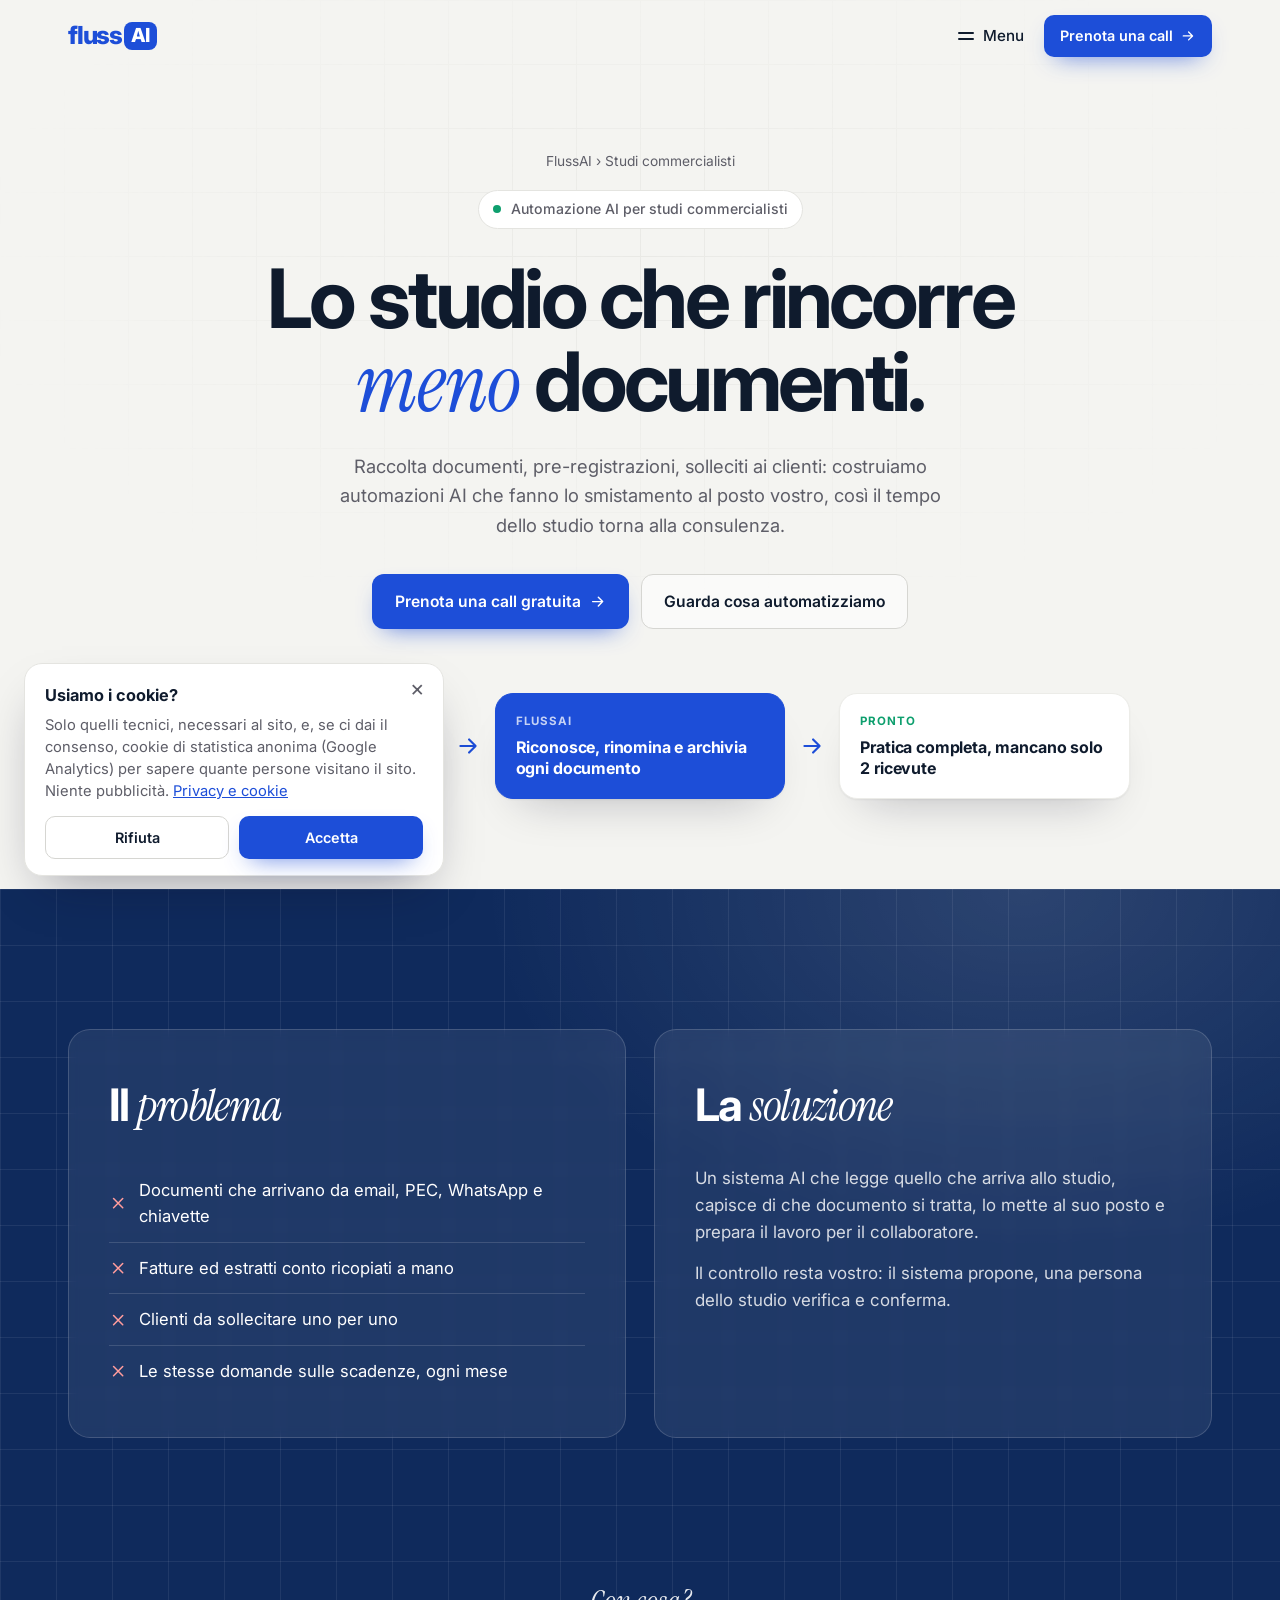
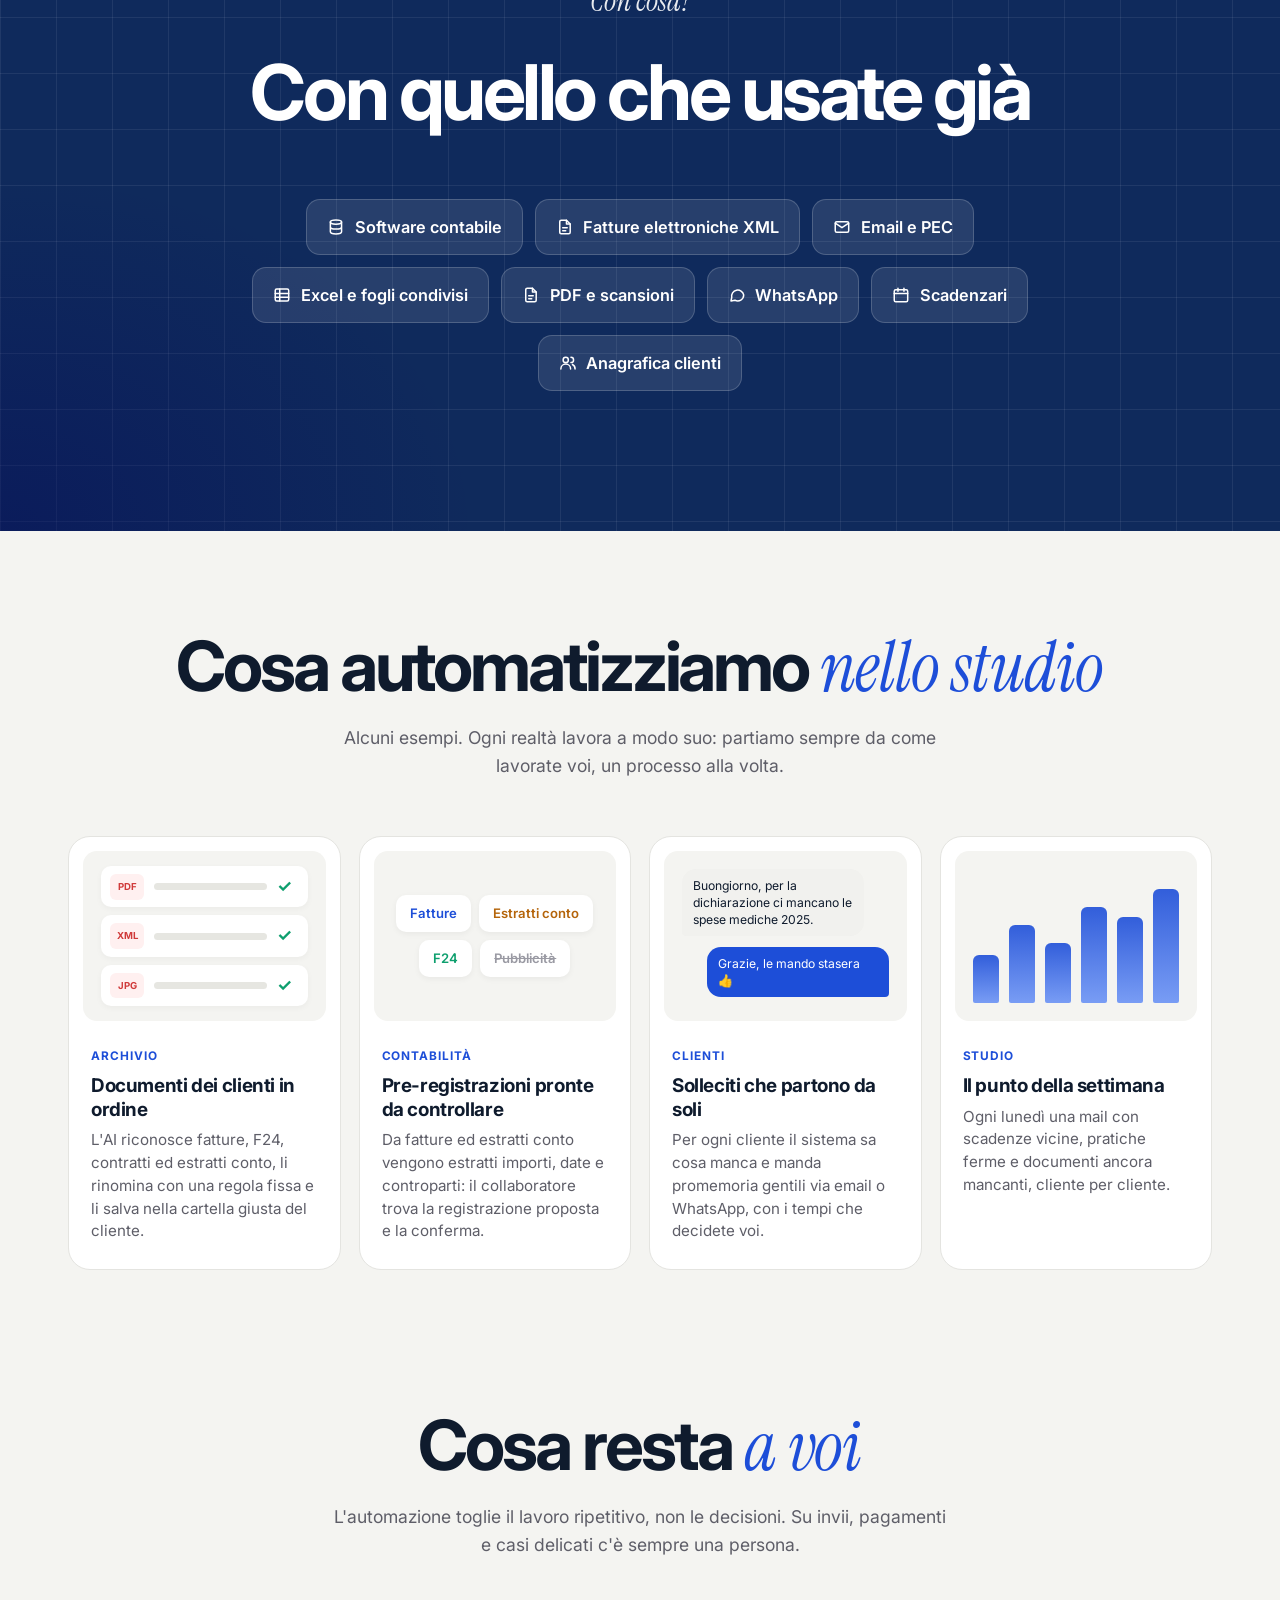
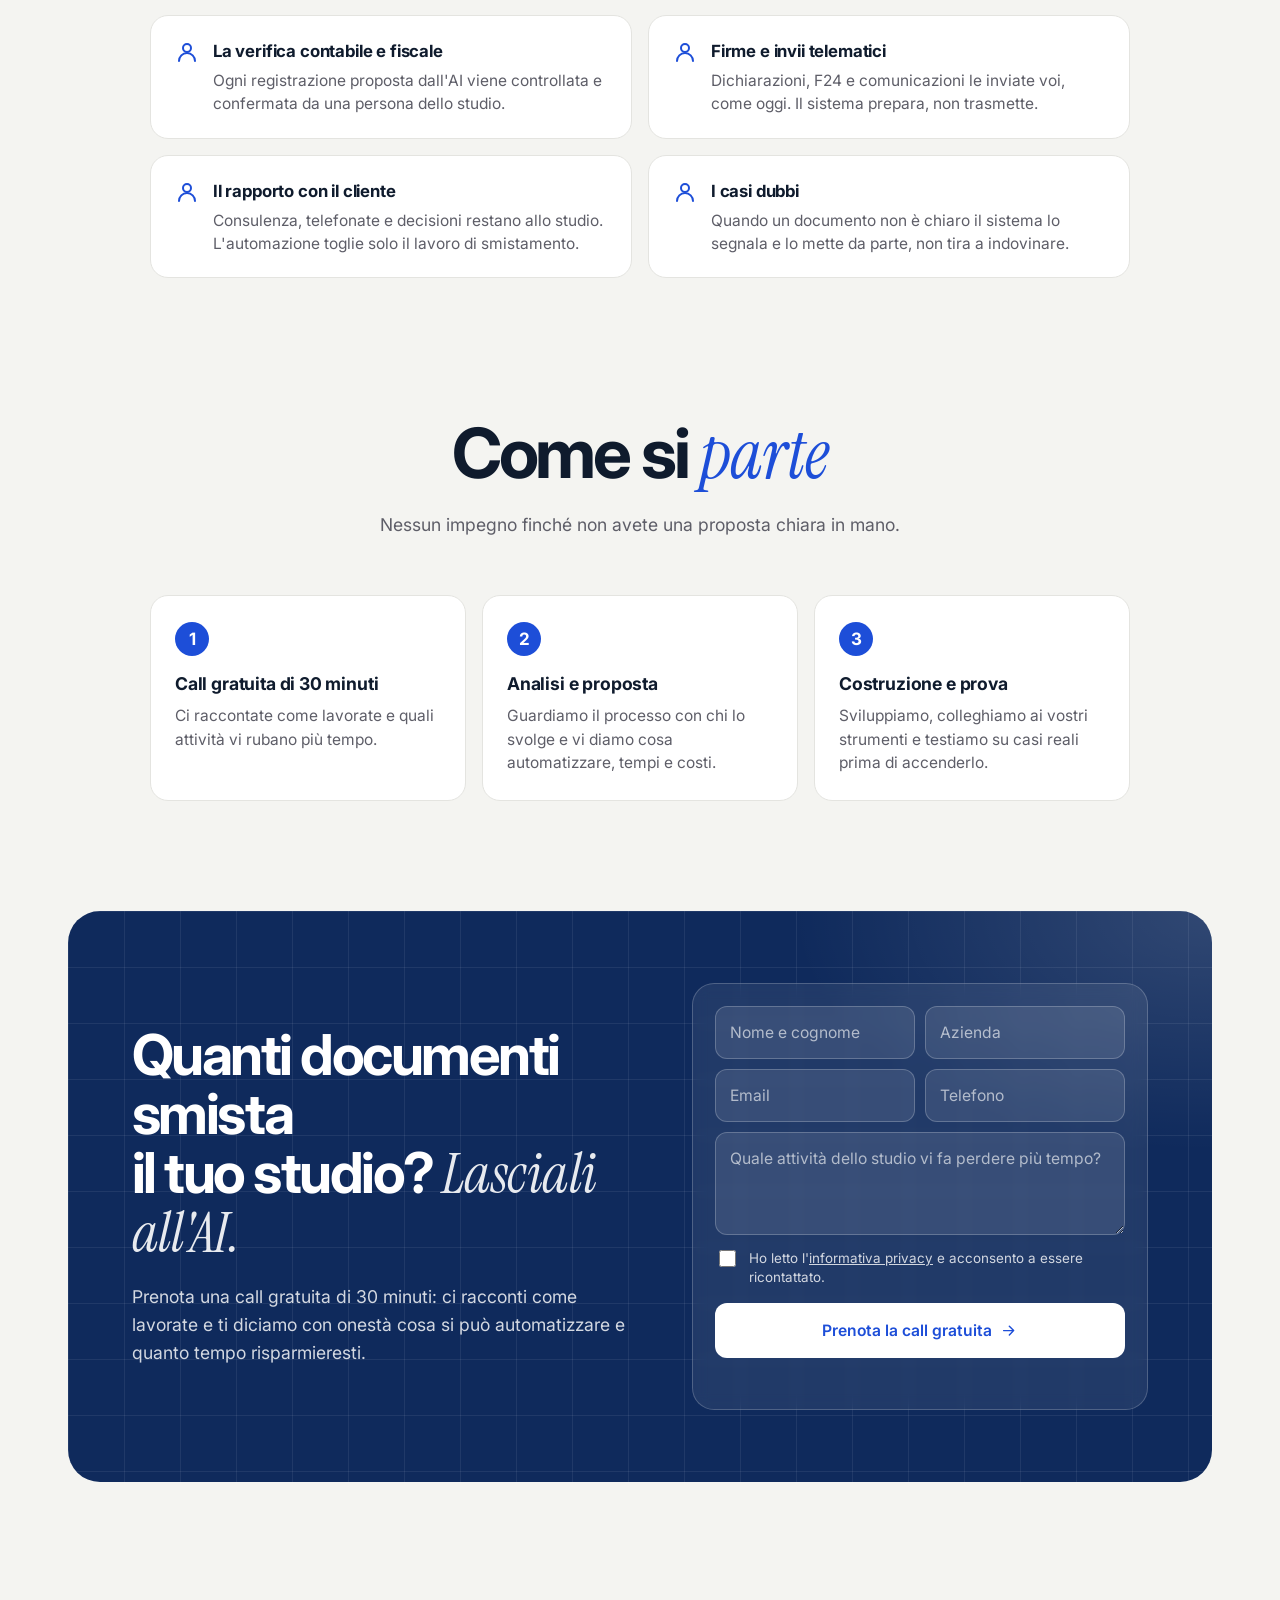
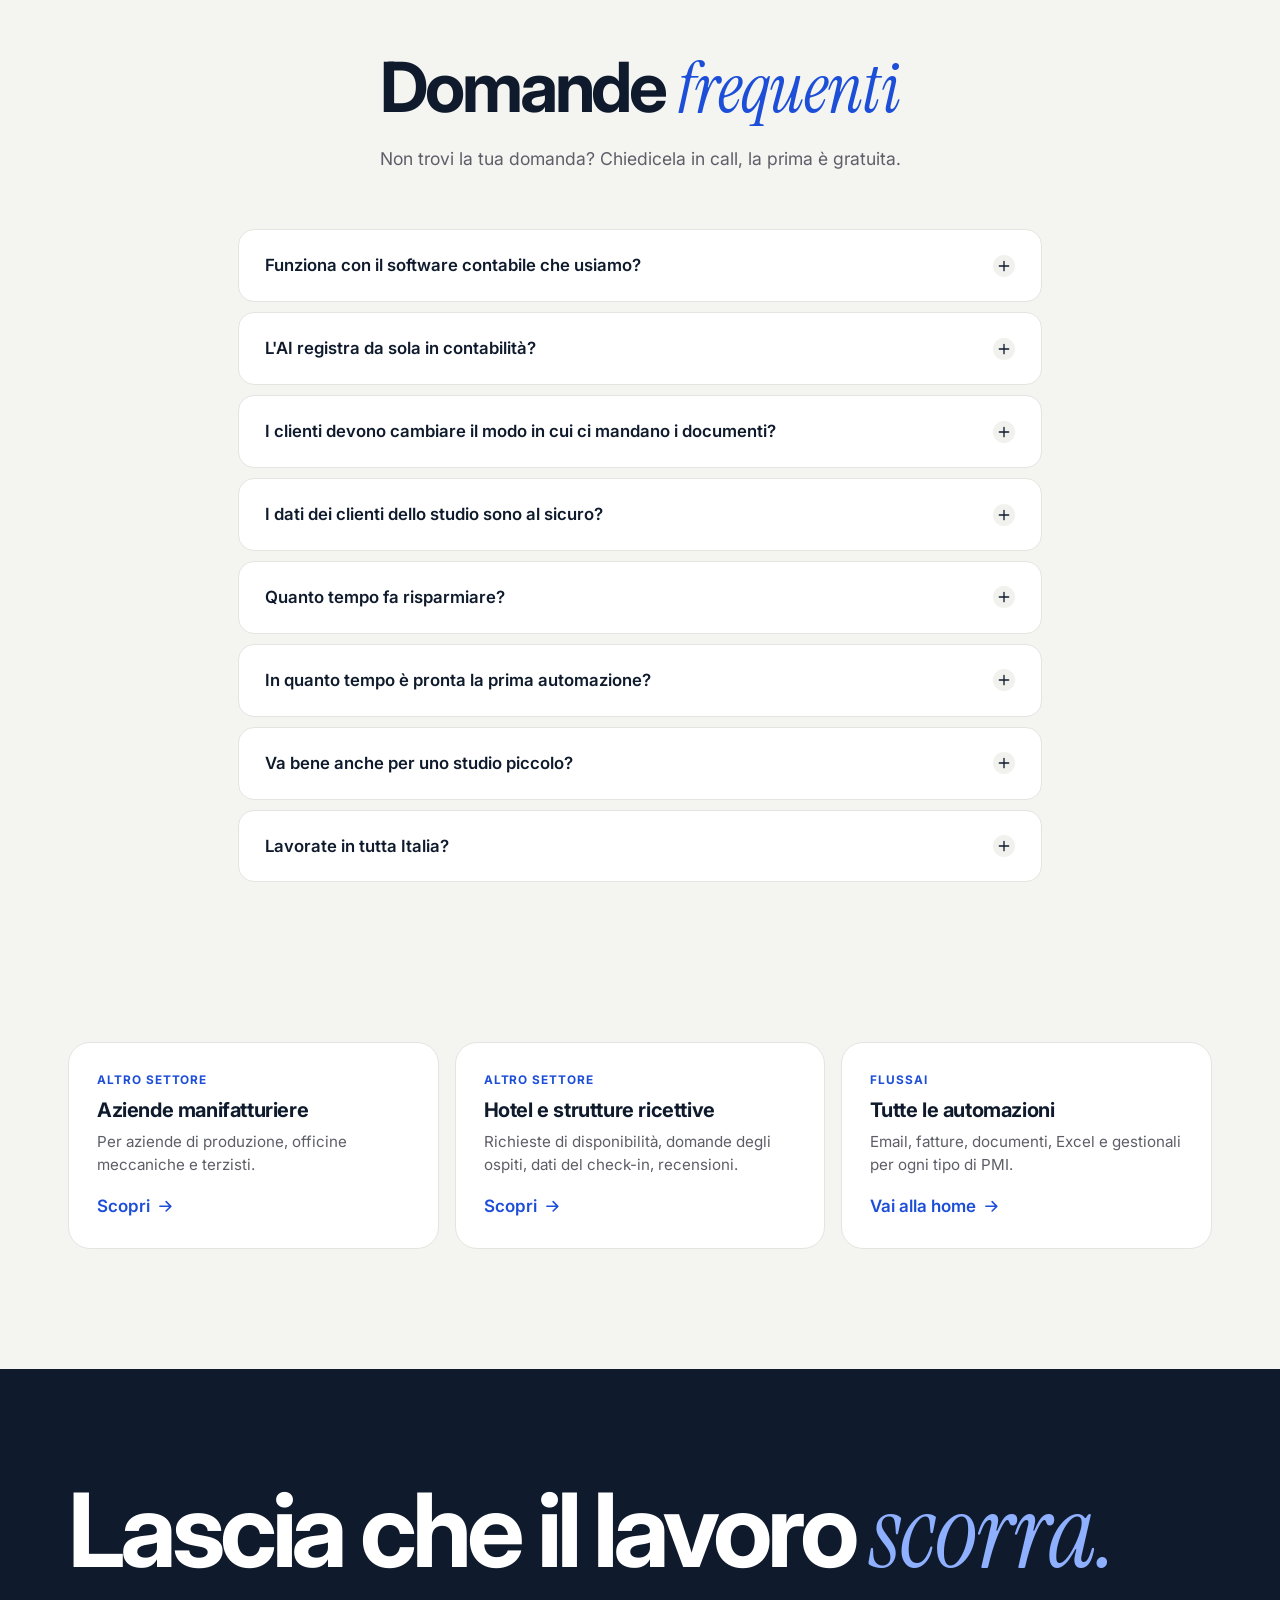
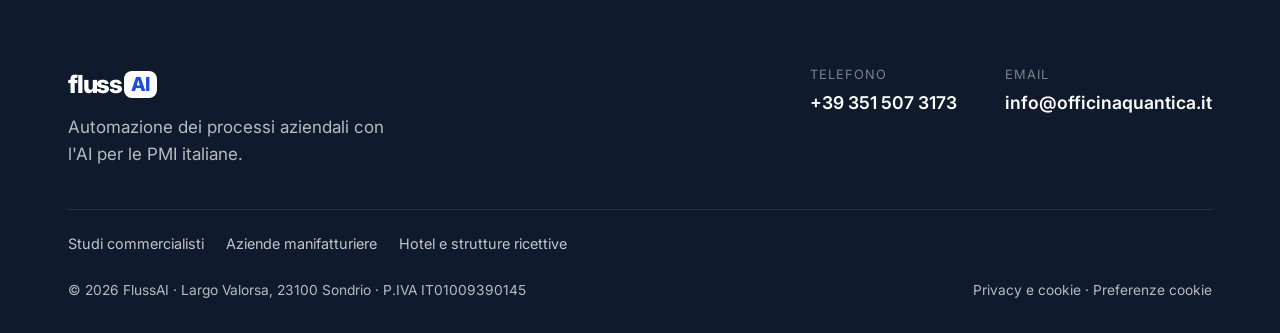
<file: automazione-studi-commercialisti/index.html>
<!DOCTYPE html>
<html lang="it">
<head>
  <meta charset="UTF-8">
  <meta name="viewport" content="width=device-width, initial-scale=1">
  <title>Automazione per studi commercialisti con l'AI | FlussAI</title>
  <meta name="description" content="Documenti dei clienti riconosciuti e archiviati, fatture ed estratti conto pre-registrati, solleciti automatici. Automazioni AI su misura per studi commercialisti in tutta Italia.">
  <link rel="canonical" href="https://flussai.officinaquantica.it/automazione-studi-commercialisti/">
  <meta name="robots" content="index, follow">
  <meta name="theme-color" content="#1D4ED8">
  <meta property="og:type" content="website">
  <meta property="og:locale" content="it_IT">
  <meta property="og:site_name" content="FlussAI">
  <meta property="og:title" content="Automazione per studi commercialisti con l'AI">
  <meta property="og:description" content="Documenti dei clienti riconosciuti e archiviati, fatture ed estratti conto pre-registrati, solleciti automatici. Automazioni AI su misura per studi commercialisti in tutta Italia.">
  <meta property="og:url" content="https://flussai.officinaquantica.it/automazione-studi-commercialisti/">
  <meta property="og:image" content="https://flussai.officinaquantica.it/og-image.jpg">
  <meta property="og:image:width" content="1200">
  <meta property="og:image:height" content="630">
  <meta name="twitter:card" content="summary_large_image">
  <meta name="twitter:image" content="https://flussai.officinaquantica.it/og-image.jpg">
  <link rel="icon" href="/favicon.ico" sizes="48x48">
  <link rel="icon" href="/favicon.svg" type="image/svg+xml">
  <link rel="icon" href="/favicon-96x96.png" type="image/png" sizes="96x96">
  <link rel="icon" href="/icon-192.png" type="image/png" sizes="192x192">
  <link rel="apple-touch-icon" href="/apple-touch-icon.png">
  <link rel="preconnect" href="https://fonts.googleapis.com">
  <link rel="preconnect" href="https://fonts.gstatic.com" crossorigin>
  <link href="https://fonts.googleapis.com/css2?family=Inter:wght@400;500;600;700;800&family=Instrument+Serif:ital@0;1&display=swap" rel="stylesheet">
  <link rel="stylesheet" href="/style.css">
  <script type="application/ld+json">
{
  "@context": "https://schema.org",
  "@graph": [
    {
      "@type": "Service",
      "@id": "https://flussai.officinaquantica.it/automazione-studi-commercialisti/#servizio",
      "name": "Automazione dei processi per studi commercialisti",
      "serviceType": "Automazione dei processi aziendali con l'intelligenza artificiale",
      "description": "Documenti dei clienti riconosciuti e archiviati, fatture ed estratti conto pre-registrati, solleciti automatici. Automazioni AI su misura per studi commercialisti in tutta Italia.",
      "url": "https://flussai.officinaquantica.it/automazione-studi-commercialisti/",
      "areaServed": {
        "@type": "Country",
        "name": "Italia"
      },
      "audience": {
        "@type": "BusinessAudience",
        "name": "Studi commercialisti e centri elaborazione dati"
      },
      "provider": {
        "@type": [
          "Organization",
          "ProfessionalService"
        ],
        "@id": "https://flussai.officinaquantica.it/#azienda",
        "name": "FlussAI",
        "url": "https://flussai.officinaquantica.it/",
        "email": "info@officinaquantica.it",
        "telephone": "+39 351 507 3173",
        "logo": "https://flussai.officinaquantica.it/icon-512.png"
      }
    },
    {
      "@type": "BreadcrumbList",
      "itemListElement": [
        {
          "@type": "ListItem",
          "position": 1,
          "name": "FlussAI",
          "item": "https://flussai.officinaquantica.it/"
        },
        {
          "@type": "ListItem",
          "position": 2,
          "name": "Studi commercialisti",
          "item": "https://flussai.officinaquantica.it/automazione-studi-commercialisti/"
        }
      ]
    }
  ]
}
</script>
  <script type="application/ld+json">
{
  "@context": "https://schema.org",
  "@type": "FAQPage",
  "mainEntity": [
    {
      "@type": "Question",
      "name": "Funziona con il software contabile che usiamo?",
      "acceptedAnswer": {
        "@type": "Answer",
        "text": "Dipende dal programma: molti accettano importazioni di file o collegamenti diretti, altrimenti prepariamo file pronti da importare. Lo verifichiamo nell'analisi gratuita, prima di proporvi qualsiasi cosa."
      }
    },
    {
      "@type": "Question",
      "name": "L'AI registra da sola in contabilità?",
      "acceptedAnswer": {
        "@type": "Answer",
        "text": "No. Prepara la registrazione con tutti i dati estratti dal documento, ma è un collaboratore dello studio a controllarla e confermarla. Le operazioni con effetti fiscali restano sempre a una persona."
      }
    },
    {
      "@type": "Question",
      "name": "I clienti devono cambiare il modo in cui ci mandano i documenti?",
      "acceptedAnswer": {
        "@type": "Answer",
        "text": "No. Possono continuare a usare email, PEC o WhatsApp. Se volete, aggiungiamo un link di caricamento semplice, ma non è obbligatorio."
      }
    },
    {
      "@type": "Question",
      "name": "I dati dei clienti dello studio sono al sicuro?",
      "acceptedAnswer": {
        "@type": "Answer",
        "text": "Lavoriamo nel rispetto del GDPR: il sistema accede solo alle cartelle e alle caselle necessarie, l'intelligenza artificiale è usata tramite servizi professionali che non addestrano i modelli sui vostri dati, ogni operazione resta registrata e firmiamo con voi un accordo sul trattamento dei dati."
      }
    },
    {
      "@type": "Question",
      "name": "Quanto tempo fa risparmiare?",
      "acceptedAnswer": {
        "@type": "Answer",
        "text": "Dipende dai volumi dello studio. Nell'analisi misuriamo quanto tempo vi prendono oggi le attività da automatizzare e vi diamo una stima prima di partire: niente numeri promessi a scatola chiusa."
      }
    },
    {
      "@type": "Question",
      "name": "In quanto tempo è pronta la prima automazione?",
      "acceptedAnswer": {
        "@type": "Answer",
        "text": "Per un singolo processo, come l'archiviazione dei documenti o i solleciti, di solito servono dalle 2 alle 4 settimane, test compresi. Conviene partire lontano dai picchi di scadenze."
      }
    },
    {
      "@type": "Question",
      "name": "Va bene anche per uno studio piccolo?",
      "acceptedAnswer": {
        "@type": "Answer",
        "text": "Sì. Si parte da un solo processo, quello che vi fa perdere più ore, con un costo proporzionato. Se funziona, si aggiunge il resto."
      }
    },
    {
      "@type": "Question",
      "name": "Lavorate in tutta Italia?",
      "acceptedAnswer": {
        "@type": "Answer",
        "text": "Sì, lavoriamo da remoto con studi di tutta Italia e, quando serve, veniamo in sede per l'analisi iniziale."
      }
    }
  ]
}
</script>
</head>
<body>
  <svg width="0" height="0" style="position:absolute" aria-hidden="true">
    <defs>
      <symbol id="i-arrow" viewBox="0 0 24 24"><path d="M5 12h14M13 6l6 6-6 6"/></symbol>
      <symbol id="i-check" viewBox="0 0 24 24"><path d="m5 12.5 4.5 4.5L19 7.5"/></symbol>
      <symbol id="i-x" viewBox="0 0 24 24"><path d="M6 6l12 12M18 6 6 18"/></symbol>
      <symbol id="i-plus" viewBox="0 0 24 24"><path d="M12 5v14M5 12h14"/></symbol>
      <symbol id="i-user" viewBox="0 0 24 24"><circle cx="12" cy="8" r="4"/><path d="M4 21a8 8 0 0 1 16 0"/></symbol>
      <symbol id="i-db" viewBox="0 0 24 24"><ellipse cx="12" cy="5.5" rx="7.5" ry="2.8"/><path d="M4.5 5.5v13c0 1.5 3.4 2.8 7.5 2.8s7.5-1.3 7.5-2.8v-13M4.5 12c0 1.5 3.4 2.8 7.5 2.8s7.5-1.3 7.5-2.8"/></symbol>
      <symbol id="i-mail" viewBox="0 0 24 24"><rect x="3" y="5" width="18" height="14" rx="2"/><path d="m3 7 9 6 9-6"/></symbol>
      <symbol id="i-sheet" viewBox="0 0 24 24"><rect x="3" y="4" width="18" height="16" rx="2"/><path d="M3 10h18M3 15h18M9 4v16"/></symbol>
      <symbol id="i-users" viewBox="0 0 24 24"><circle cx="9" cy="8" r="3.5"/><path d="M2.5 20a6.5 6.5 0 0 1 13 0"/><path d="M16 4.5a3.5 3.5 0 0 1 0 7M18 14a6.5 6.5 0 0 1 3.5 6"/></symbol>
      <symbol id="i-file" viewBox="0 0 24 24"><path d="M14 3H7a2 2 0 0 0-2 2v14a2 2 0 0 0 2 2h10a2 2 0 0 0 2-2V8z"/><path d="M14 3v5h5M9 13h6M9 17h4"/></symbol>
      <symbol id="i-chat" viewBox="0 0 24 24"><path d="M21 12a8 8 0 0 1-11.6 7.1L4 20l1-4.6A8 8 0 1 1 21 12z"/></symbol>
      <symbol id="i-cart" viewBox="0 0 24 24"><circle cx="9" cy="20" r="1.5"/><circle cx="18" cy="20" r="1.5"/><path d="M2 3h3l2.5 12h11.5l2-8H6.2"/></symbol>
      <symbol id="i-cal" viewBox="0 0 24 24"><rect x="3" y="5" width="18" height="16" rx="2"/><path d="M3 10h18M8 3v4M16 3v4"/></symbol>
      <symbol id="i-star" viewBox="0 0 24 24"><path d="m12 3 2.7 5.6 6.1.9-4.4 4.3 1 6.1L12 17l-5.4 2.9 1-6.1-4.4-4.3 6.1-.9z"/></symbol>
    </defs>
  </svg>

  <header class="header" id="top">
    <div class="wrap header__in">
      <a href="/" class="logo" aria-label="FlussAI, vai alla home">fluss<span class="logo__ai">AI</span></a>
      <div class="header__actions">
        <button class="menu-btn" aria-expanded="false" aria-controls="menu"><span class="menu-btn__lines" aria-hidden="true"><i></i><i></i></span> Menu</button>
        <a href="#prenota" class="btn btn--blue btn--sm">Prenota una call <svg class="ic"><use href="#i-arrow"/></svg></a>
      </div>
    </div>
  </header>

  <nav class="menu" id="menu" aria-label="Menu principale" hidden>
    <div class="wrap menu__in">
      <a href="#cosa-facciamo">Cosa automatizziamo</a>
      <a href="#faq">Domande frequenti</a>
      <a href="/automazione-aziende-manifatturiere/">Aziende manifatturiere</a>
      <a href="/automazione-hotel/">Hotel e strutture ricettive</a>
      <a href="/">Home FlussAI</a>
      <a href="#prenota" class="menu__cta">Prenota una call gratuita <svg class="ic"><use href="#i-arrow"/></svg></a>
    </div>
  </nav>

  <main>
    <section class="hero hero--sector">
      <div class="wrap hero__copy">
        <p class="crumbs"><a href="/">FlussAI</a> › Studi commercialisti</p>
        <p class="hero__kicker"><span class="pulse"></span> Automazione AI per studi commercialisti</p>
        <h1>Lo studio che rincorre<br><em>meno</em> documenti.</h1>
        <p class="hero__lead">Raccolta documenti, pre-registrazioni, solleciti ai clienti: costruiamo automazioni AI che fanno lo smistamento al posto vostro, così il tempo dello studio torna alla consulenza.</p>
        <div class="hero__ctas">
          <a href="#prenota" class="btn btn--blue">Prenota una call gratuita <svg class="ic"><use href="#i-arrow"/></svg></a>
          <a href="#cosa-facciamo" class="btn btn--line">Guarda cosa automatizziamo</a>
        </div>
        <div class="flow" aria-label="Esempio di automazione">
          <div class="flow__step"><small>Arriva</small><strong>Email del cliente con 14 allegati</strong></div><span class="flow__arrow"><svg class="ic"><use href="#i-arrow"/></svg></span><div class="flow__step flow__step--ai"><small>FlussAI</small><strong>Riconosce, rinomina e archivia ogni documento</strong></div><span class="flow__arrow"><svg class="ic"><use href="#i-arrow"/></svg></span><div class="flow__step flow__step--ok"><small>Pronto</small><strong>Pratica completa, mancano solo 2 ricevute</strong></div>
        </div>
      </div>
    </section>

    <section class="blue">
      <div class="blue__grid" aria-hidden="true"></div>
      <div class="wrap blue__in">
        <div class="pb">
          <div class="pb__col fade">
            <h2 class="pb__title">Il <em>problema</em></h2>
            <ul class="pb__list">
              <li><svg class="ic"><use href="#i-x"/></svg> Documenti che arrivano da email, PEC, WhatsApp e chiavette</li>
              <li><svg class="ic"><use href="#i-x"/></svg> Fatture ed estratti conto ricopiati a mano</li>
              <li><svg class="ic"><use href="#i-x"/></svg> Clienti da sollecitare uno per uno</li>
              <li><svg class="ic"><use href="#i-x"/></svg> Le stesse domande sulle scadenze, ogni mese</li>
            </ul>
          </div>
          <div class="pb__col fade">
            <h2 class="pb__title">La <em>soluzione</em></h2>
            <p>Un sistema AI che legge quello che arriva allo studio, capisce di che documento si tratta, lo mette al suo posto e prepara il lavoro per il collaboratore.</p>
            <p>Il controllo resta vostro: il sistema propone, una persona dello studio verifica e conferma.</p>
          </div>
        </div>
        <div class="integr fade" style="margin-bottom:0">
          <p class="integr__q"><em>Con cosa?</em></p>
          <h2 class="integr__title">Con quello che usate già</h2>
          <ul class="integr__list">
            <li><svg class="ic"><use href="#i-db"/></svg> Software contabile</li>
            <li><svg class="ic"><use href="#i-file"/></svg> Fatture elettroniche XML</li>
            <li><svg class="ic"><use href="#i-mail"/></svg> Email e PEC</li>
            <li><svg class="ic"><use href="#i-sheet"/></svg> Excel e fogli condivisi</li>
            <li><svg class="ic"><use href="#i-file"/></svg> PDF e scansioni</li>
            <li><svg class="ic"><use href="#i-chat"/></svg> WhatsApp</li>
            <li><svg class="ic"><use href="#i-cal"/></svg> Scadenzari</li>
            <li><svg class="ic"><use href="#i-users"/></svg> Anagrafica clienti</li>
          </ul>
        </div>
      </div>
    </section>

    <section class="cases" id="cosa-facciamo">
      <div class="wrap">
        <h2 class="big-title fade">Cosa automatizziamo <em>nello studio</em></h2>
        <p class="sub fade">Alcuni esempi. Ogni realtà lavora a modo suo: partiamo sempre da come lavorate voi, un processo alla volta.</p>
        <div class="cases__grid">
          <article class="case fade">
            <div class="case__vis case__vis--inv"><div class="mini-row"><b>PDF</b><span></span><em>✓</em></div><div class="mini-row"><b>XML</b><span></span><em>✓</em></div><div class="mini-row"><b>JPG</b><span></span><em>✓</em></div></div>
            <span class="case__cat">Archivio</span>
            <h3>Documenti dei clienti in ordine</h3>
            <p>L'AI riconosce fatture, F24, contratti ed estratti conto, li rinomina con una regola fissa e li salva nella cartella giusta del cliente.</p>
          </article>
          <article class="case fade">
            <div class="case__vis case__vis--mail"><div class="mail-tag a">Fatture</div><div class="mail-tag b">Estratti conto</div><div class="mail-tag c">F24</div><div class="mail-tag d">Pubblicità</div></div>
            <span class="case__cat">Contabilità</span>
            <h3>Pre-registrazioni pronte da controllare</h3>
            <p>Da fatture ed estratti conto vengono estratti importi, date e controparti: il collaboratore trova la registrazione proposta e la conferma.</p>
          </article>
          <article class="case fade">
            <div class="case__vis case__vis--chat"><div class="bubble bubble--in sm">Buongiorno, per la dichiarazione ci mancano le spese mediche 2025.</div><div class="bubble bubble--out sm">Grazie, le mando stasera 👍</div></div>
            <span class="case__cat">Clienti</span>
            <h3>Solleciti che partono da soli</h3>
            <p>Per ogni cliente il sistema sa cosa manca e manda promemoria gentili via email o WhatsApp, con i tempi che decidete voi.</p>
          </article>
          <article class="case fade">
            <div class="case__vis case__vis--rep"><div class="bars"><i style="--h:40%"></i><i style="--h:65%"></i><i style="--h:50%"></i><i style="--h:80%"></i><i style="--h:72%"></i><i style="--h:95%"></i></div></div>
            <span class="case__cat">Studio</span>
            <h3>Il punto della settimana</h3>
            <p>Ogni lunedì una mail con scadenze vicine, pratiche ferme e documenti ancora mancanti, cliente per cliente.</p>
          </article>
        </div>
      </div>
    </section>

    <section class="keep" style="padding-top:0">
      <div class="wrap">
        <h2 class="big-title fade">Cosa resta <em>a voi</em></h2>
        <p class="sub fade">L'automazione toglie il lavoro ripetitivo, non le decisioni. Su invii, pagamenti e casi delicati c'è sempre una persona.</p>
        <div class="keep__grid">
          <div class="keep__item fade"><svg class="ic"><use href="#i-user"/></svg><div><strong>La verifica contabile e fiscale</strong><p>Ogni registrazione proposta dall'AI viene controllata e confermata da una persona dello studio.</p></div></div>
          <div class="keep__item fade"><svg class="ic"><use href="#i-user"/></svg><div><strong>Firme e invii telematici</strong><p>Dichiarazioni, F24 e comunicazioni le inviate voi, come oggi. Il sistema prepara, non trasmette.</p></div></div>
          <div class="keep__item fade"><svg class="ic"><use href="#i-user"/></svg><div><strong>Il rapporto con il cliente</strong><p>Consulenza, telefonate e decisioni restano allo studio. L'automazione toglie solo il lavoro di smistamento.</p></div></div>
          <div class="keep__item fade"><svg class="ic"><use href="#i-user"/></svg><div><strong>I casi dubbi</strong><p>Quando un documento non è chiaro il sistema lo segnala e lo mette da parte, non tira a indovinare.</p></div></div>
        </div>
      </div>
    </section>

    <section class="method" style="padding-bottom:110px">
      <div class="wrap">
        <h2 class="big-title fade">Come si <em>parte</em></h2>
        <p class="sub fade">Nessun impegno finché non avete una proposta chiara in mano.</p>
        <ol class="steps3">
          <li class="fade"><strong>Call gratuita di 30 minuti</strong><p>Ci raccontate come lavorate e quali attività vi rubano più tempo.</p></li>
          <li class="fade"><strong>Analisi e proposta</strong><p>Guardiamo il processo con chi lo svolge e vi diamo cosa automatizzare, tempi e costi.</p></li>
          <li class="fade"><strong>Costruzione e prova</strong><p>Sviluppiamo, colleghiamo ai vostri strumenti e testiamo su casi reali prima di accenderlo.</p></li>
        </ol>
      </div>
    </section>

    <section class="cta-sec" id="prenota">
      <div class="wrap">
        <div class="cta">
          <div class="blue__grid" aria-hidden="true"></div>
          <div class="cta__copy">
            <h2>Quanti documenti smista<br>il tuo studio? <em>Lasciali all'AI.</em></h2>
            <p>Prenota una call gratuita di 30 minuti: ci racconti come lavorate e ti diciamo con onestà cosa si può automatizzare e quanto tempo risparmieresti.</p>
          </div>
          <form class="cta__form" id="lead-form" action="https://formsubmit.co/ajax/info@officinaquantica.it" method="POST" novalidate>
            <input type="hidden" name="_subject" value="FlussAI (Studi commercialisti): richiesta di call gratuita">
            <input type="hidden" name="_template" value="table">
            <input type="hidden" name="pagina" value="Studi commercialisti">
            <input type="text" name="_honey" tabindex="-1" autocomplete="off" aria-hidden="true" style="display:none">
            <div class="row">
              <input name="nome" type="text" placeholder="Nome e cognome" autocomplete="name" required aria-label="Nome e cognome">
              <input name="azienda" type="text" placeholder="Azienda" autocomplete="organization" aria-label="Azienda">
            </div>
            <div class="row">
              <input name="email" type="email" placeholder="Email" autocomplete="email" required aria-label="Email">
              <input name="telefono" type="tel" placeholder="Telefono" autocomplete="tel" aria-label="Telefono">
            </div>
            <textarea name="messaggio" rows="3" placeholder="Quale attività dello studio vi fa perdere più tempo?" aria-label="Quale attività dello studio vi fa perdere più tempo?"></textarea>
            <label class="consent"><input type="checkbox" name="privacy" required> <span>Ho letto l'<a href="/privacy.html">informativa privacy</a> e acconsento a essere ricontattato.</span></label>
            <button type="submit" class="btn btn--white">Prenota la call gratuita <svg class="ic"><use href="#i-arrow"/></svg></button>
            <p class="form-msg" id="form-msg" role="status" aria-live="polite"></p>
          </form>
        </div>
      </div>
    </section>

    <section class="faq" id="faq">
      <div class="wrap wrap--narrow">
        <h2 class="big-title fade">Domande <em>frequenti</em></h2>
        <p class="sub fade">Non trovi la tua domanda? Chiedicela in call, la prima è gratuita.</p>
        <div class="faq__list fade">
          <details><summary>Funziona con il software contabile che usiamo?<svg class="ic"><use href="#i-plus"/></svg></summary><p>Dipende dal programma: molti accettano importazioni di file o collegamenti diretti, altrimenti prepariamo file pronti da importare. Lo verifichiamo nell'analisi gratuita, prima di proporvi qualsiasi cosa.</p></details>
          <details><summary>L'AI registra da sola in contabilità?<svg class="ic"><use href="#i-plus"/></svg></summary><p>No. Prepara la registrazione con tutti i dati estratti dal documento, ma è un collaboratore dello studio a controllarla e confermarla. Le operazioni con effetti fiscali restano sempre a una persona.</p></details>
          <details><summary>I clienti devono cambiare il modo in cui ci mandano i documenti?<svg class="ic"><use href="#i-plus"/></svg></summary><p>No. Possono continuare a usare email, PEC o WhatsApp. Se volete, aggiungiamo un link di caricamento semplice, ma non è obbligatorio.</p></details>
          <details><summary>I dati dei clienti dello studio sono al sicuro?<svg class="ic"><use href="#i-plus"/></svg></summary><p>Lavoriamo nel rispetto del GDPR: il sistema accede solo alle cartelle e alle caselle necessarie, l'intelligenza artificiale è usata tramite servizi professionali che non addestrano i modelli sui vostri dati, ogni operazione resta registrata e firmiamo con voi un accordo sul trattamento dei dati.</p></details>
          <details><summary>Quanto tempo fa risparmiare?<svg class="ic"><use href="#i-plus"/></svg></summary><p>Dipende dai volumi dello studio. Nell'analisi misuriamo quanto tempo vi prendono oggi le attività da automatizzare e vi diamo una stima prima di partire: niente numeri promessi a scatola chiusa.</p></details>
          <details><summary>In quanto tempo è pronta la prima automazione?<svg class="ic"><use href="#i-plus"/></svg></summary><p>Per un singolo processo, come l'archiviazione dei documenti o i solleciti, di solito servono dalle 2 alle 4 settimane, test compresi. Conviene partire lontano dai picchi di scadenze.</p></details>
          <details><summary>Va bene anche per uno studio piccolo?<svg class="ic"><use href="#i-plus"/></svg></summary><p>Sì. Si parte da un solo processo, quello che vi fa perdere più ore, con un costo proporzionato. Se funziona, si aggiunge il resto.</p></details>
          <details><summary>Lavorate in tutta Italia?<svg class="ic"><use href="#i-plus"/></svg></summary><p>Sì, lavoriamo da remoto con studi di tutta Italia e, quando serve, veniamo in sede per l'analisi iniziale.</p></details>
        </div>
      </div>
    </section>

    <section class="sectors">
      <div class="wrap">
        <div class="sectors__grid">
          <a class="sector-card fade" href="/automazione-aziende-manifatturiere/"><span class="case__cat">Altro settore</span><strong>Aziende manifatturiere</strong><p>Per aziende di produzione, officine meccaniche e terzisti.</p><span class="go">Scopri <svg class="ic"><use href="#i-arrow"/></svg></span></a>
          <a class="sector-card fade" href="/automazione-hotel/"><span class="case__cat">Altro settore</span><strong>Hotel e strutture ricettive</strong><p>Richieste di disponibilità, domande degli ospiti, dati del check-in, recensioni.</p><span class="go">Scopri <svg class="ic"><use href="#i-arrow"/></svg></span></a>
          <a class="sector-card fade" href="/"><span class="case__cat">FlussAI</span><strong>Tutte le automazioni</strong><p>Email, fatture, documenti, Excel e gestionali per ogni tipo di PMI.</p><span class="go">Vai alla home <svg class="ic"><use href="#i-arrow"/></svg></span></a>
        </div>
      </div>
    </section>
  </main>

  <footer class="footer">
    <div class="wrap">
      <p class="footer__big">Lascia che il lavoro <em>scorra.</em></p>
      <div class="footer__row">
        <div>
          <a href="/" class="logo logo--light">fluss<span class="logo__ai">AI</span></a>
          <p class="footer__claim">Automazione dei processi aziendali con l'AI per le PMI italiane.</p>
        </div>
        <div class="footer__contacts">
          <p><span>Telefono</span><a href="tel:+393515073173">+39 351 507 3173</a></p>
          <p><span>Email</span><a href="mailto:info@officinaquantica.it">info@officinaquantica.it</a></p>
        </div>
      </div>
      <nav class="footer__links" aria-label="Settori"><a href="/automazione-studi-commercialisti/">Studi commercialisti</a> <a href="/automazione-aziende-manifatturiere/">Aziende manifatturiere</a> <a href="/automazione-hotel/">Hotel e strutture ricettive</a></nav>
      <div class="footer__bottom">
        <p>© <span id="year">2026</span> FlussAI · Largo Valorsa, 23100 Sondrio · P.IVA IT01009390145</p>
        <p><a href="/privacy.html">Privacy e cookie</a> · <a href="#" data-cookie-prefs>Preferenze cookie</a></p>
      </div>
    </div>
  </footer>

  <script src="/main.js" defer></script>
  <script src="/cookie-consent.js" defer></script>
</body>
</html>
</file>
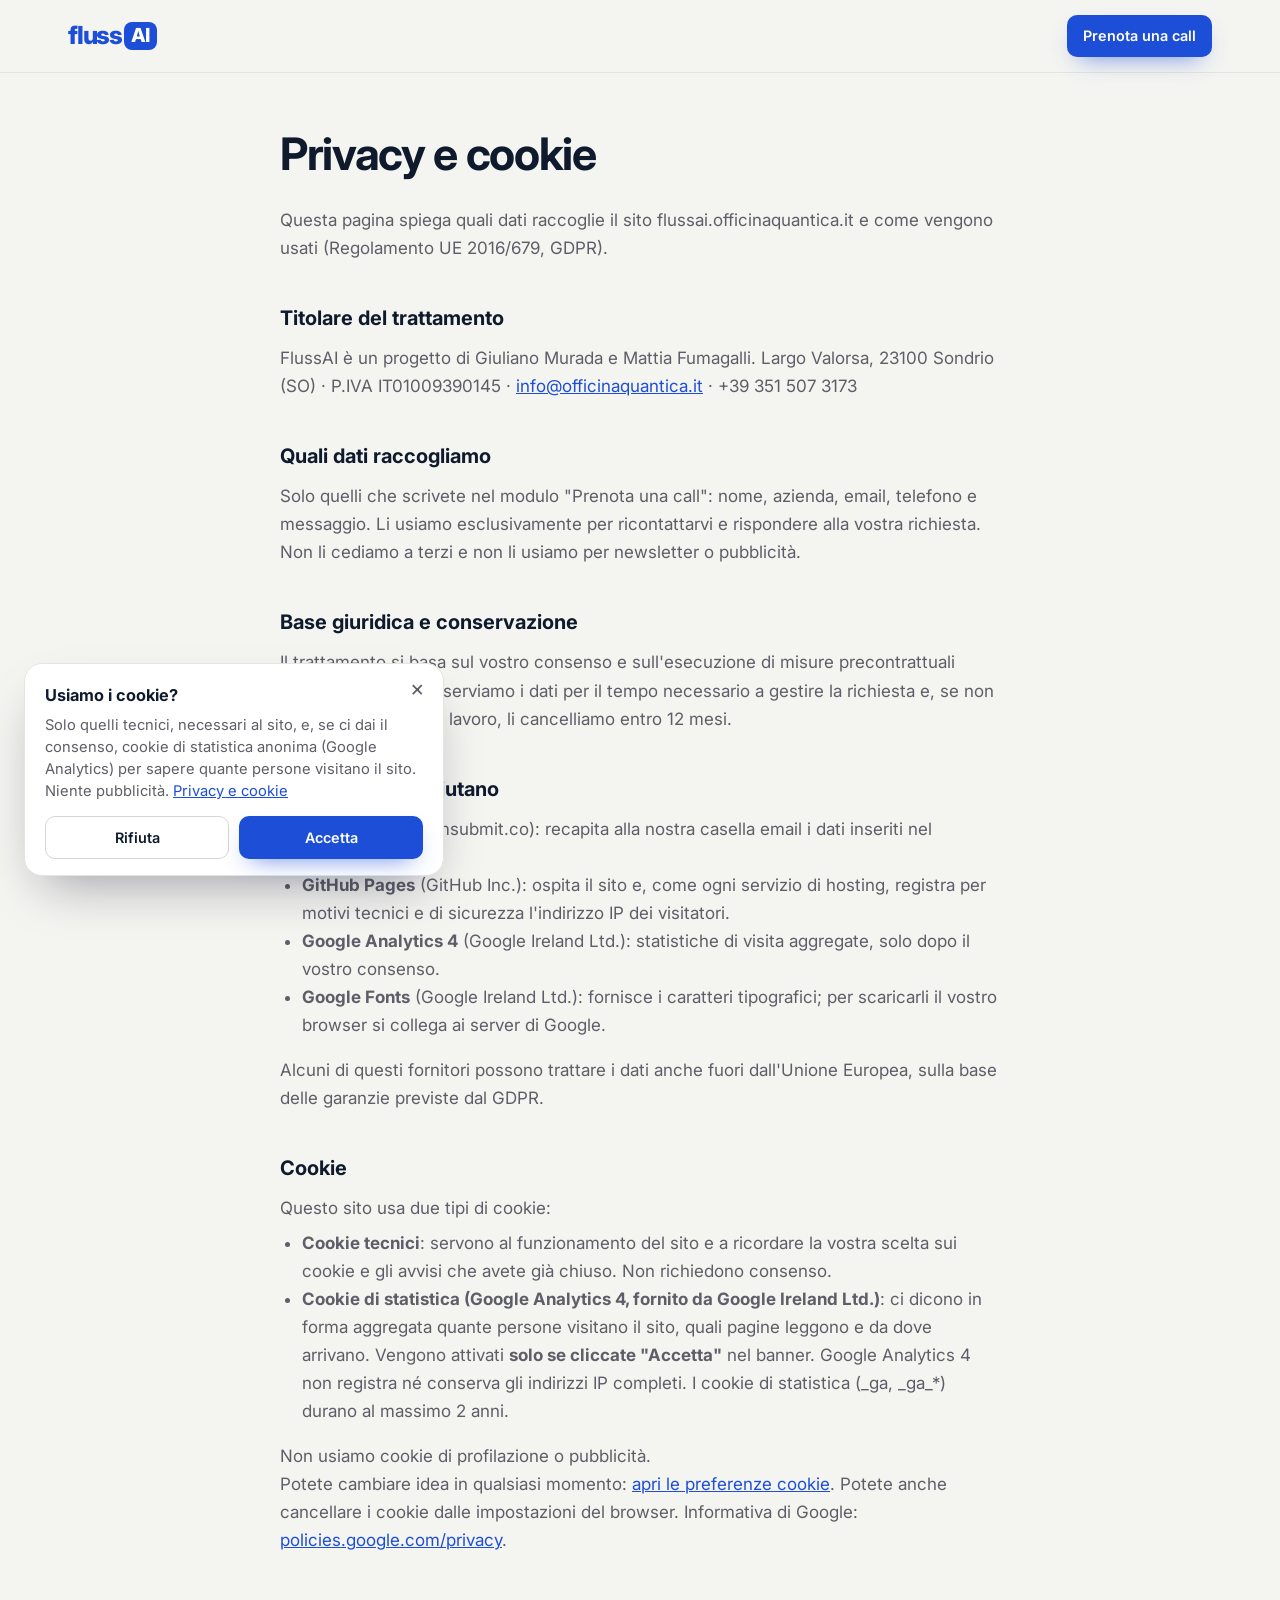
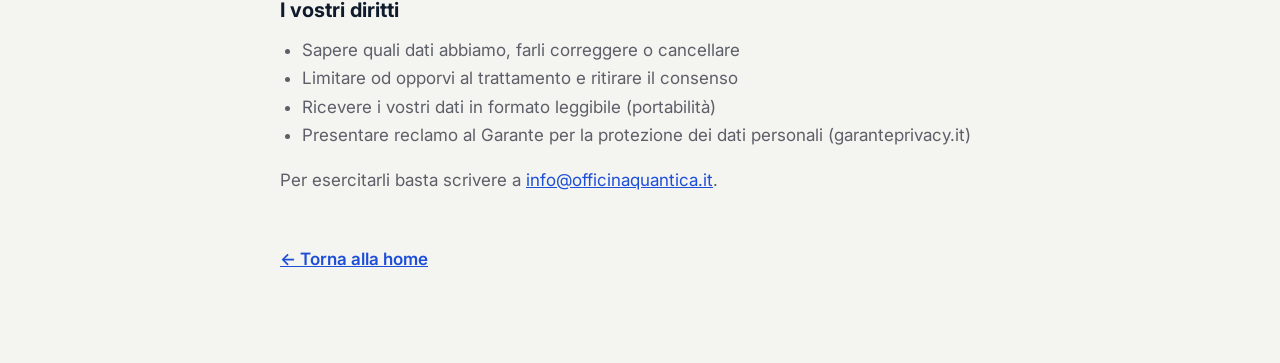
<file: privacy.html>
<!DOCTYPE html>
<html lang="it">
<head>
  <meta charset="UTF-8">
  <meta name="viewport" content="width=device-width, initial-scale=1">
  <title>Privacy e cookie | FlussAI</title>
  <meta name="robots" content="noindex, follow">
  <link rel="canonical" href="https://flussai.officinaquantica.it/privacy.html">
  <meta name="theme-color" content="#1D4ED8">
  <link rel="icon" href="/favicon.ico" sizes="48x48">
  <link rel="icon" href="/favicon.svg" type="image/svg+xml">
  <link rel="icon" href="/favicon-96x96.png" type="image/png" sizes="96x96">
  <link rel="apple-touch-icon" href="/apple-touch-icon.png">
  <link rel="preconnect" href="https://fonts.googleapis.com">
  <link rel="preconnect" href="https://fonts.gstatic.com" crossorigin>
  <link href="https://fonts.googleapis.com/css2?family=Inter:wght@400;500;600;700;800&family=Instrument+Serif:ital@0;1&display=swap" rel="stylesheet">
  <link rel="stylesheet" href="/style.css">
  <style>
    .legal { max-width: 760px; margin: 0 auto; padding: 130px 20px 90px; }
    .legal h1 { font-size: clamp(2rem, 5vw, 2.8rem); letter-spacing: -.03em; line-height: 1.1; margin-bottom: .6em; }
    .legal h2 { font-size: 1.25rem; margin: 2em 0 .5em; }
    .legal p, .legal li { color: var(--muted); line-height: 1.65; }
    .legal ul { list-style: disc; padding-left: 1.3em; margin: .4em 0 1em; }
    .legal a { color: var(--blue); }
    .legal .back { margin-top: 3em; font-weight: 600; }
  </style>
</head>
<body>
  <header class="header is-scrolled">
    <div class="wrap header__in">
      <a href="/" class="logo" aria-label="FlussAI, torna alla home">fluss<span class="logo__ai">AI</span></a>
      <div class="header__actions">
        <a href="/#prenota" class="btn btn--blue btn--sm">Prenota una call</a>
      </div>
    </div>
  </header>

  <main class="legal">
    <h1>Privacy e cookie</h1>
    <p>Questa pagina spiega quali dati raccoglie il sito flussai.officinaquantica.it e come vengono usati (Regolamento UE 2016/679, GDPR).</p>

    <h2>Titolare del trattamento</h2>
    <p>FlussAI è un progetto di Giuliano Murada e Mattia Fumagalli. Largo Valorsa, 23100 Sondrio (SO) · P.IVA IT01009390145 · <a href="mailto:info@officinaquantica.it">info@officinaquantica.it</a> · +39 351 507 3173</p>

    <h2>Quali dati raccogliamo</h2>
    <p>Solo quelli che scrivete nel modulo "Prenota una call": nome, azienda, email, telefono e messaggio. Li usiamo esclusivamente per ricontattarvi e rispondere alla vostra richiesta. Non li cediamo a terzi e non li usiamo per newsletter o pubblicità.</p>

    <h2>Base giuridica e conservazione</h2>
    <p>Il trattamento si basa sul vostro consenso e sull'esecuzione di misure precontrattuali richieste da voi. Conserviamo i dati per il tempo necessario a gestire la richiesta e, se non nasce un rapporto di lavoro, li cancelliamo entro 12 mesi.</p>

    <h2>Fornitori che ci aiutano</h2>
    <ul>
      <li><strong>FormSubmit</strong> (formsubmit.co): recapita alla nostra casella email i dati inseriti nel modulo.</li>
      <li><strong>GitHub Pages</strong> (GitHub Inc.): ospita il sito e, come ogni servizio di hosting, registra per motivi tecnici e di sicurezza l'indirizzo IP dei visitatori.</li>
      <li><strong>Google Analytics 4</strong> (Google Ireland Ltd.): statistiche di visita aggregate, solo dopo il vostro consenso.</li>
      <li><strong>Google Fonts</strong> (Google Ireland Ltd.): fornisce i caratteri tipografici; per scaricarli il vostro browser si collega ai server di Google.</li>
    </ul>
    <p>Alcuni di questi fornitori possono trattare i dati anche fuori dall'Unione Europea, sulla base delle garanzie previste dal GDPR.</p>

    <h2 id="cookie">Cookie</h2>
    <p>Questo sito usa due tipi di cookie:</p>
    <ul>
      <li><strong>Cookie tecnici</strong>: servono al funzionamento del sito e a ricordare la vostra scelta sui cookie e gli avvisi che avete già chiuso. Non richiedono consenso.</li>
      <li><strong>Cookie di statistica (Google Analytics 4, fornito da Google Ireland Ltd.)</strong>: ci dicono in forma aggregata quante persone visitano il sito, quali pagine leggono e da dove arrivano. Vengono attivati <strong>solo se cliccate "Accetta"</strong> nel banner. Google Analytics 4 non registra né conserva gli indirizzi IP completi. I cookie di statistica (_ga, _ga_*) durano al massimo 2 anni.</li>
    </ul>
    <p>Non usiamo cookie di profilazione o pubblicità.</p>
    <p>Potete cambiare idea in qualsiasi momento: <a href="#" data-cookie-prefs>apri le preferenze cookie</a>. Potete anche cancellare i cookie dalle impostazioni del browser. Informativa di Google: <a href="https://policies.google.com/privacy" rel="noopener" target="_blank">policies.google.com/privacy</a>.</p>

    <h2>I vostri diritti</h2>
    <ul>
      <li>Sapere quali dati abbiamo, farli correggere o cancellare</li>
      <li>Limitare od opporvi al trattamento e ritirare il consenso</li>
      <li>Ricevere i vostri dati in formato leggibile (portabilità)</li>
      <li>Presentare reclamo al Garante per la protezione dei dati personali (garanteprivacy.it)</li>
    </ul>
    <p>Per esercitarli basta scrivere a <a href="mailto:info@officinaquantica.it">info@officinaquantica.it</a>.</p>

    <p class="back"><a href="/">← Torna alla home</a></p>
  </main>
  <script src="/cookie-consent.js" defer></script>
</body>
</html>
</file>
<file: style.css>
/* FlussAI — landing page */
:root {
  --bg: #F4F4F1;
  --card: #FFFFFF;
  --ink: #0F1B2D;
  --muted: #5E5E68;
  --soft: #B9B9C0;
  --line: #E4E4E0;
  --blue: #1D4ED8;
  --navy: #0F2A5C;
  --blue-d: #1E3A8A;
  --blue-dd: #172554;
  --green: #0E9F6E;
  --radius: 22px;
  --serif: "Instrument Serif", Georgia, serif;
  --sans: "Inter", system-ui, -apple-system, "Segoe UI", sans-serif;
  --wrap: 1200px;
}

*, *::before, *::after { box-sizing: border-box; }
html { scroll-behavior: smooth; scroll-padding-top: 80px; -webkit-text-size-adjust: 100%; }
body { margin: 0; font-family: var(--sans); font-size: 17px; line-height: 1.6; color: var(--ink); background: var(--bg); -webkit-font-smoothing: antialiased; overflow-x: hidden; }
h1, h2, h3, p { margin: 0; }
a { color: inherit; }
ul { list-style: none; margin: 0; padding: 0; }
button { font: inherit; color: inherit; }
em { font-family: var(--serif); font-style: italic; font-weight: 400; }
.ic { width: 1.1em; height: 1.1em; fill: none; stroke: currentColor; stroke-width: 2; stroke-linecap: round; stroke-linejoin: round; flex-shrink: 0; }
.wrap { width: 100%; max-width: var(--wrap); margin: 0 auto; padding: 0 28px; }
.wrap--narrow { max-width: 860px; }
:focus-visible { outline: 3px solid var(--blue); outline-offset: 3px; border-radius: 8px; }

/* ---------- Bottoni ---------- */
.btn { display: inline-flex; align-items: center; justify-content: center; gap: .5em; font-weight: 600; font-size: .98rem; padding: .9em 1.4em; border-radius: 12px; text-decoration: none; border: 1.5px solid transparent; cursor: pointer; transition: transform .2s, background .2s, box-shadow .2s, border-color .2s; white-space: nowrap; }
.btn .ic { transition: transform .2s; }
.btn:hover .ic { transform: translateX(3px); }
.btn--blue { background: var(--blue); color: #fff; box-shadow: 0 10px 24px -12px rgba(29,78,216,.8); }
.btn--blue:hover { background: var(--blue-d); transform: translateY(-1px); }
.btn--line { border-color: #D6D6D2; background: rgba(255,255,255,.6); }
.btn--line:hover { border-color: var(--ink); }
.btn--white { background: #fff; color: var(--blue); width: 100%; }
.btn--white:hover { background: #EAF0FF; }
.btn--sm { padding: .62em 1.05em; font-size: .9rem; border-radius: 10px; }

/* ---------- Header ---------- */
.header { position: fixed; inset: 0 0 auto; z-index: 50; transition: background .3s, box-shadow .3s; }
.header.is-scrolled { background: rgba(244,244,241,.82); backdrop-filter: blur(14px); -webkit-backdrop-filter: blur(14px); box-shadow: 0 1px 0 var(--line); }
.header__in { height: 72px; display: flex; align-items: center; justify-content: space-between; }
.logo { font-weight: 800; font-size: 1.55rem; letter-spacing: -.05em; color: var(--blue); text-decoration: none; display: inline-flex; align-items: flex-end; }
.logo { align-items: center; }
.logo__ai { margin-left: 2px; padding: 1px 7px 2px; border-radius: 8px; background: var(--blue); color: #fff; font-size: .78em; letter-spacing: -.02em; line-height: 1.25; }
.logo--light { color: #fff; }
.logo--light .logo__ai { background: #fff; color: var(--blue); }
.header__actions { display: flex; align-items: center; gap: 14px; }
.menu-btn { display: inline-flex; align-items: center; gap: 9px; background: none; border: 0; cursor: pointer; font-weight: 500; font-size: .95rem; padding: 8px 6px; }
.menu-btn__lines { display: inline-flex; flex-direction: column; gap: 4px; width: 16px; }
.menu-btn__lines i { height: 1.8px; background: currentColor; border-radius: 2px; transition: transform .3s; }
.menu-btn[aria-expanded="true"] .menu-btn__lines i:first-child { transform: translateY(3px) rotate(45deg); }
.menu-btn[aria-expanded="true"] .menu-btn__lines i:last-child { transform: translateY(-3px) rotate(-45deg); }

.menu { position: fixed; inset: 72px 0 auto; z-index: 49; background: rgba(244,244,241,.97); backdrop-filter: blur(14px); border-bottom: 1px solid var(--line); padding: 20px 0 36px; animation: menuIn .3s ease; }
.menu__in { display: flex; flex-direction: column; }
.menu a { font-size: clamp(1.5rem, 3vw, 2.2rem); font-weight: 700; letter-spacing: -.03em; text-decoration: none; padding: 10px 0; border-bottom: 1px solid var(--line); transition: color .2s, padding .2s; }
.menu a:hover { color: var(--blue); padding-left: 8px; }
.menu .menu__cta { color: var(--blue); border: 0; display: inline-flex; align-items: center; gap: 10px; margin-top: 12px; font-size: 1.2rem; }
@keyframes menuIn { from { opacity: 0; transform: translateY(-8px); } }

/* ---------- Hero ---------- */
.hero { padding: 150px 0 0; text-align: center; overflow: hidden; position: relative; }
.hero::before { content: ""; position: absolute; inset: 0; background-image: linear-gradient(var(--line) 1px, transparent 1px), linear-gradient(90deg, var(--line) 1px, transparent 1px); background-size: 64px 64px; mask-image: radial-gradient(ellipse 70% 55% at 50% 30%, #000 0%, transparent 75%); -webkit-mask-image: radial-gradient(ellipse 70% 55% at 50% 30%, #000 0%, transparent 75%); opacity: .7; pointer-events: none; }
.hero__copy { position: relative; }
.hero__kicker { display: inline-flex; align-items: center; gap: 10px; font-size: .88rem; font-weight: 500; color: var(--muted); background: #fff; border: 1px solid var(--line); padding: 7px 14px; border-radius: 99px; margin-bottom: 28px; }
.pulse { width: 8px; height: 8px; border-radius: 50%; background: var(--green); box-shadow: 0 0 0 0 rgba(14,159,110,.5); animation: pulse 2s infinite; }
@keyframes pulse { 70% { box-shadow: 0 0 0 9px rgba(14,159,110,0); } 100% { box-shadow: 0 0 0 0 rgba(14,159,110,0); } }
.hero h1 { font-size: clamp(2.5rem, 6.4vw, 5.2rem); line-height: 1.02; letter-spacing: -.045em; font-weight: 700; margin-bottom: 26px; }
.hero h1 em, .big-title em, .cta h2 em, .footer__big em { color: var(--blue); letter-spacing: -.01em; }
.hero__lead { font-size: 1.15rem; color: var(--muted); max-width: 640px; margin: 0 auto 34px; }
.hero__ctas { display: flex; gap: 12px; justify-content: center; flex-wrap: wrap; }

/* Mockup */
.stage { position: relative; height: 520px; margin: 70px auto 0; max-width: 1240px; }
.mock { position: absolute; background: var(--card); border-radius: 18px; box-shadow: 0 1px 2px rgba(0,0,0,.05), 0 30px 60px -24px rgba(16,16,40,.28); border: 1px solid #ECECE8; text-align: left; font-size: .82rem; animation: float 7s ease-in-out infinite; }
.mock__bar { display: flex; align-items: center; gap: 6px; padding: 12px 14px; border-bottom: 1px solid #F0F0EC; }
.mock__bar span { width: 9px; height: 9px; border-radius: 50%; background: #E3E3DE; }
.mock__bar b { margin-left: 8px; font-weight: 600; font-size: .8rem; color: var(--muted); }
@keyframes float { 0%, 100% { transform: translateY(0) rotate(var(--r, 0deg)); } 50% { transform: translateY(-12px) rotate(var(--r, 0deg)); } }

.mock--main { left: 50%; top: 20px; width: 560px; margin-left: -280px; z-index: 3; animation-delay: -1s; }
.dash { padding: 18px; }
.dash__kpis { display: grid; grid-template-columns: repeat(3, 1fr); gap: 10px; margin-bottom: 14px; }
.dash__kpis div { background: #F7F7F4; border-radius: 12px; padding: 12px; }
.dash__kpis small { display: block; color: var(--muted); font-size: .72rem; }
.dash__kpis strong { font-size: 1.5rem; letter-spacing: -.03em; }
.dash__kpis .kpi-blue { color: var(--blue); }
.dash__chart { height: 96px; background: #F7F7F4; border-radius: 12px; padding: 8px 0 0; overflow: hidden; margin-bottom: 14px; }
.dash__chart svg { width: 100%; height: 100%; }
.chart-line { fill: none; stroke: var(--blue); stroke-width: 2.5; stroke-dasharray: 600; stroke-dashoffset: 600; animation: draw 2.4s .4s ease forwards; vector-effect: non-scaling-stroke; }
.chart-area { fill: rgba(29,78,216,.08); }
@keyframes draw { to { stroke-dashoffset: 0; } }
.dash__flows li { display: flex; align-items: center; gap: 10px; padding: 9px 4px; border-top: 1px solid #F0F0EC; font-weight: 500; }
.dash__flows .ic { color: var(--blue); }
.dash__flows .on { margin-left: auto; font-size: .72rem; font-weight: 600; color: var(--green); background: rgba(14,159,110,.1); padding: 3px 9px; border-radius: 99px; }

.mock--invoice { left: 2%; top: 120px; width: 330px; --r: -5deg; z-index: 2; animation-delay: -3s; }
.inv { padding: 10px 12px 12px; display: flex; flex-direction: column; gap: 8px; }
.inv__row { display: grid; grid-template-columns: 36px 1fr auto; gap: 10px; align-items: center; }
.inv__doc { width: 36px; height: 40px; border-radius: 7px; background: #FFF0F0; color: #D03A3A; font-size: .62rem; font-weight: 700; display: grid; place-items: center; }
.inv__row strong { display: block; font-size: .8rem; }
.inv__row small { color: var(--muted); font-size: .72rem; }
.tag { font-size: .68rem; font-weight: 600; padding: 3px 8px; border-radius: 99px; white-space: nowrap; }
.tag--ok { background: rgba(14,159,110,.1); color: var(--green); }
.tag--run { background: rgba(29,78,216,.08); color: var(--blue); }

.mock--cal { right: 14%; top: 250px; width: 230px; padding: 16px; z-index: 4; --r: 3deg; animation-delay: -5s; }
.cal__head { display: flex; align-items: center; gap: 12px; margin-bottom: 12px; }
.cal__day { width: 46px; height: 46px; border-radius: 12px; background: var(--blue); color: #fff; font-size: 1.4rem; font-weight: 700; display: grid; place-items: center; }
.cal__head small { display: block; color: var(--muted); }
.cal__item { display: flex; align-items: center; gap: 8px; padding: 6px 0; font-size: .76rem; border-top: 1px solid #F0F0EC; }
.cal__item i { width: 4px; height: 18px; border-radius: 2px; background: var(--green); }
.cal__item i.b { background: var(--blue); }
.cal__note { margin-top: 8px; display: flex; align-items: center; gap: 6px; font-size: .74rem; font-weight: 600; color: var(--green); }

.mock--chat { right: 1%; top: 60px; width: 250px; padding: 14px; background: #fff; --r: 5deg; z-index: 2; animation-delay: -2s; }
.chat__head { display: flex; align-items: center; gap: 10px; margin-bottom: 12px; }
.chat__av { width: 34px; height: 34px; border-radius: 50%; background: var(--blue); color: #fff; font-weight: 700; display: grid; place-items: center; }
.chat__head small { display: block; color: var(--green); font-size: .72rem; }
.bubble { padding: 8px 11px; border-radius: 14px; margin-bottom: 7px; max-width: 88%; line-height: 1.4; font-size: .78rem; }
.bubble--in { background: #F1F1EE; border-bottom-left-radius: 4px; }
.bubble--out { background: var(--blue); color: #fff; margin-left: auto; border-bottom-right-radius: 4px; }
.typing { display: inline-flex; gap: 4px; background: #F1F1EE; padding: 9px 12px; border-radius: 14px; }
.typing i { width: 6px; height: 6px; border-radius: 50%; background: #A8A8B0; animation: dot 1.2s infinite; }
.typing i:nth-child(2) { animation-delay: .15s; } .typing i:nth-child(3) { animation-delay: .3s; }
@keyframes dot { 0%, 60%, 100% { transform: none; opacity: .5; } 30% { transform: translateY(-4px); opacity: 1; } }

/* Ticker */
.ticker { position: relative; border-top: 1px solid var(--line); border-bottom: 1px solid var(--line); background: #fff; overflow: hidden; padding: 18px 0; mask-image: linear-gradient(90deg, transparent, #000 10%, #000 90%, transparent); -webkit-mask-image: linear-gradient(90deg, transparent, #000 10%, #000 90%, transparent); }
.ticker__track { display: flex; gap: 48px; width: max-content; animation: marquee 40s linear infinite; }
.ticker__track span { display: inline-flex; align-items: center; gap: 48px; font-weight: 600; white-space: nowrap; color: var(--muted); }
.ticker__track span::after { content: "✦"; color: var(--blue); font-size: .8rem; }
@keyframes marquee { to { transform: translateX(-50%); } }

/* ---------- Manifesto ---------- */
.manifesto { padding: 160px 0; }
.reveal-text { font-family: var(--serif); font-size: clamp(2rem, 4.6vw, 3.6rem); line-height: 1.15; letter-spacing: -.01em; max-width: 980px; margin-bottom: 1.1em; }
.reveal-text:last-child { margin-bottom: 0; }
.reveal-text .w { color: #CFCFD4; transition: color .25s; }
.reveal-text .w.on { color: var(--ink); }
.reveal-text--blue .w.on { color: var(--blue); }
.reveal-text em { font-family: inherit; }

/* ---------- Sezione blu ---------- */
.blue { position: relative; background: var(--navy); color: #fff; padding: 140px 0; overflow: hidden; }
.blue__grid { position: absolute; inset: 0; background-image: linear-gradient(rgba(255,255,255,.07) 1px, transparent 1px), linear-gradient(90deg, rgba(255,255,255,.07) 1px, transparent 1px); background-size: 56px 56px; pointer-events: none; }
.blue::after { content: ""; position: absolute; inset: 0; background: radial-gradient(900px 600px at 80% 0%, rgba(255,255,255,.12), transparent 60%), radial-gradient(800px 600px at 0% 100%, rgba(5,10,90,.45), transparent 60%); pointer-events: none; }
.thread { position: absolute; left: 50%; top: 0; width: 200px; height: 100%; margin-left: -100px; pointer-events: none; z-index: 1; }
.thread path { fill: none; stroke: rgba(255,255,255,.45); stroke-width: 2; vector-effect: non-scaling-stroke; }
.blue__in { position: relative; z-index: 2; }
.blue__eyebrow { text-align: center; font-family: var(--serif); font-style: italic; font-size: 1.6rem; opacity: .85; margin-bottom: 70px; }

.pb { display: grid; grid-template-columns: 1fr 1fr; gap: 28px; margin-bottom: 140px; }
.pb__col { background: rgba(255,255,255,.07); border: 1px solid rgba(255,255,255,.16); border-radius: var(--radius); padding: 40px; backdrop-filter: blur(6px); }
.pb__col p { color: rgba(255,255,255,.82); font-size: 1.06rem; }
.pb__col p + p { margin-top: 14px; }
.pb__title { font-size: clamp(2rem, 3.6vw, 2.8rem); letter-spacing: -.035em; font-weight: 700; margin-bottom: 22px; }
.pb__list li { display: flex; align-items: center; gap: 12px; padding: 12px 0; border-top: 1px solid rgba(255,255,255,.14); font-size: 1.04rem; }
.pb__list li:first-child { border-top: 0; }
.pb__list .ic { color: #FF9C9C; }

.integr { text-align: center; margin-bottom: 140px; }
.integr__q { font-size: 1.8rem; text-align: center; opacity: .9; margin-bottom: 8px; }
.integr__title { font-size: clamp(2.6rem, 6vw, 4.8rem); letter-spacing: -.045em; font-weight: 700; margin-bottom: 44px; }
.integr__list { display: flex; flex-wrap: wrap; justify-content: center; gap: 12px; max-width: 900px; margin: 0 auto; }
.integr__list li { display: inline-flex; align-items: center; gap: 10px; padding: 14px 20px; border-radius: 14px; background: rgba(255,255,255,.1); border: 1px solid rgba(255,255,255,.18); font-weight: 600; font-size: 1.02rem; transition: background .2s, transform .2s; }
.integr__list li:hover { background: rgba(255,255,255,.18); transform: translateY(-2px); }

.results__grid { display: grid; grid-template-columns: 1fr 1fr; gap: 20px; margin-top: 40px; }
.res { background: linear-gradient(160deg, var(--blue-d), var(--blue-dd)); border: 1px solid rgba(255,255,255,.14); border-radius: var(--radius); padding: 36px; text-align: center; box-shadow: 0 30px 60px -30px rgba(0,0,30,.6); }
.res h3 { font-size: 1.55rem; letter-spacing: -.03em; margin-bottom: 10px; }
.res p { color: rgba(255,255,255,.78); }

/* ---------- Titoli sezione ---------- */
.big-title { font-size: clamp(2.4rem, 5.4vw, 4.4rem); line-height: 1.04; letter-spacing: -.045em; font-weight: 700; text-align: center; margin-bottom: 20px; }
.sub { text-align: center; color: var(--muted); font-size: 1.1rem; max-width: 620px; margin: 0 auto 56px; }

/* ---------- Team ---------- */
.team { padding: 150px 0 120px; }
.team__lead { max-width: 720px; margin: 0 auto 56px; text-align: center; color: var(--muted); font-size: 1.12rem; }
.team__grid { display: grid; grid-template-columns: 1fr 1fr; gap: 20px; max-width: 860px; margin: 0 auto 32px; }
.person { background: var(--card); border: 1px solid var(--line); border-radius: var(--radius); padding: 32px; }
.person__av { width: 64px; height: 64px; border-radius: 18px; background: var(--ink); color: #fff; font-size: 1.3rem; letter-spacing: -.03em; font-weight: 700; display: grid; place-items: center; margin-bottom: 18px; }
.person__av--blue { background: var(--blue); }
.person h3 { font-size: 1.3rem; letter-spacing: -.02em; }
.person__role { color: var(--blue); font-weight: 600; font-size: .92rem; margin: 2px 0 12px; }
.person p:last-child { color: var(--muted); }
.team__social { display: flex; justify-content: center; gap: 10px; flex-wrap: wrap; }
.chip { display: inline-flex; align-items: center; gap: 8px; padding: 10px 16px; border-radius: 99px; background: #fff; border: 1px solid var(--line); text-decoration: none; font-weight: 600; font-size: .92rem; transition: border-color .2s; }
.chip:hover { border-color: var(--ink); }

/* ---------- Metodo ---------- */
.method { padding: 100px 0 120px; }
.stepper { max-width: 960px; margin: 0 auto; background: var(--card); border: 1px solid var(--line); border-radius: 28px; padding: 14px; box-shadow: 0 30px 60px -40px rgba(16,16,40,.3); }
.stepper__tabs { display: grid; grid-template-columns: repeat(4, 1fr); gap: 6px; background: #F4F4F1; border-radius: 18px; padding: 6px; }
.stepper__tabs button { display: inline-flex; align-items: center; justify-content: center; gap: 8px; border: 0; background: transparent; padding: 12px 8px; border-radius: 13px; font-weight: 600; cursor: pointer; color: var(--muted); transition: background .25s, color .25s, box-shadow .25s; }
.stepper__tabs button span { width: 24px; height: 24px; border-radius: 50%; display: grid; place-items: center; font-size: .78rem; background: #E6E6E1; transition: background .25s, color .25s; }
.stepper__tabs button[aria-selected="true"] { background: #fff; color: var(--ink); box-shadow: 0 2px 10px rgba(0,0,0,.06); }
.stepper__tabs button[aria-selected="true"] span { background: var(--blue); color: #fff; }
.stepper__panels { position: relative; min-height: 290px; }
.panel { position: absolute; inset: 0; padding: 56px 64px 30px; text-align: center; opacity: 0; transform: translateY(10px); transition: opacity .4s, transform .4s; pointer-events: none; }
.panel.is-active { opacity: 1; transform: none; pointer-events: auto; position: relative; }
.panel h3 { font-size: clamp(1.8rem, 3.4vw, 2.6rem); letter-spacing: -.035em; margin-bottom: 18px; }
.panel h3 em { color: var(--blue); }
.panel p { color: var(--muted); max-width: 640px; margin: 0 auto 12px; font-size: 1.06rem; }
.panel p em { color: var(--ink); font-size: 1.12em; }
.stepper__nav { display: flex; align-items: center; gap: 16px; padding: 10px 14px 6px; }
.round { width: 42px; height: 42px; border-radius: 50%; border: 1px solid var(--line); background: #fff; display: grid; place-items: center; cursor: pointer; transition: border-color .2s, background .2s; }
.round:hover { border-color: var(--ink); }
.round:disabled { opacity: .35; cursor: default; border-color: var(--line); }
.stepper__bar { flex: 1; height: 3px; background: #EDEDE9; border-radius: 3px; overflow: hidden; }
.stepper__bar span { display: block; height: 100%; width: 25%; background: var(--blue); border-radius: 3px; transition: width .4s ease; }

/* ---------- Casi ---------- */
.cases { padding: 100px 0 140px; }
.cases__grid { display: grid; grid-template-columns: repeat(4, 1fr); gap: 18px; }
.case { background: var(--card); border: 1px solid var(--line); border-radius: var(--radius); padding: 14px 14px 26px; transition: transform .3s, box-shadow .3s; }
.case:hover { transform: translateY(-6px); box-shadow: 0 30px 50px -30px rgba(16,16,40,.35); }
.case__vis { height: 170px; border-radius: 14px; background: #F4F4F1; margin-bottom: 20px; display: flex; flex-direction: column; justify-content: center; gap: 8px; padding: 18px; overflow: hidden; }
.case > :not(.case__vis) { margin-left: 8px; margin-right: 8px; }
.case__cat { display: inline-block; font-size: .74rem; font-weight: 700; text-transform: uppercase; letter-spacing: .08em; color: var(--blue); margin-bottom: 8px; }
.case h3 { font-size: 1.18rem; letter-spacing: -.02em; line-height: 1.25; margin-bottom: 8px; }
.case p { color: var(--muted); font-size: .95rem; line-height: 1.5; }
.mini-row { display: grid; grid-template-columns: 34px 1fr 22px; gap: 10px; align-items: center; background: #fff; border-radius: 10px; padding: 7px 9px; box-shadow: 0 2px 6px rgba(0,0,0,.04); }
.mini-row b { font-size: .6rem; background: #FFF0F0; color: #D03A3A; border-radius: 6px; padding: 5px 0; text-align: center; }
.mini-row span { height: 7px; border-radius: 4px; background: #E6E6E1; }
.mini-row em { font-style: normal; color: var(--green); font-weight: 700; font-family: var(--sans); }
.case__vis--mail { flex-direction: row; flex-wrap: wrap; align-content: center; justify-content: center; gap: 8px; }
.mail-tag { padding: 8px 14px; border-radius: 10px; font-weight: 600; font-size: .82rem; background: #fff; box-shadow: 0 2px 6px rgba(0,0,0,.05); }
.mail-tag.a { color: var(--blue); } .mail-tag.b { color: #B5650B; } .mail-tag.c { color: var(--green); } .mail-tag.d { color: #9A9AA3; text-decoration: line-through; }
.case__vis--chat { gap: 4px; }
.bubble.sm { font-size: .76rem; }
.case__vis--rep { justify-content: flex-end; }
.bars { display: flex; align-items: flex-end; gap: 10px; height: 120px; }
.bars i { flex: 1; height: var(--h); border-radius: 6px 6px 2px 2px; background: linear-gradient(180deg, var(--blue), #6B93F5); opacity: .9; transform-origin: bottom; }
.case.is-visible .bars i { animation: grow .9s cubic-bezier(.2,.8,.2,1) both; }
.bars i:nth-child(2) { animation-delay: .08s !important; } .bars i:nth-child(3) { animation-delay: .16s !important; } .bars i:nth-child(4) { animation-delay: .24s !important; } .bars i:nth-child(5) { animation-delay: .32s !important; } .bars i:nth-child(6) { animation-delay: .4s !important; }
@keyframes grow { from { transform: scaleY(0); } }

/* ---------- CTA ---------- */
.cta-sec { padding: 0 0 130px; }
.cta { position: relative; overflow: hidden; background: var(--navy); color: #fff; border-radius: 32px; padding: 72px 64px; display: grid; grid-template-columns: 1.05fr .95fr; gap: 56px; align-items: center; }
.cta::after { content: ""; position: absolute; inset: 0; background: radial-gradient(700px 400px at 100% 0%, rgba(255,255,255,.14), transparent 60%); pointer-events: none; }
.cta__copy, .cta__form { position: relative; z-index: 1; }
.cta h2 { font-size: clamp(2.2rem, 4.4vw, 3.6rem); line-height: 1.04; letter-spacing: -.045em; margin-bottom: 20px; }
.cta h2 em { color: #fff; opacity: .9; }
.cta__copy p { color: rgba(255,255,255,.82); font-size: 1.1rem; }
.cta__form { background: rgba(255,255,255,.08); border: 1px solid rgba(255,255,255,.2); border-radius: 22px; padding: 22px; display: flex; flex-direction: column; gap: 10px; backdrop-filter: blur(8px); }
.cta__form .row { display: grid; grid-template-columns: 1fr 1fr; gap: 10px; }
.cta__form input:not([type="checkbox"]), .cta__form textarea { width: 100%; font: inherit; font-size: .98rem; color: #fff; background: rgba(255,255,255,.1); border: 1px solid rgba(255,255,255,.22); border-radius: 12px; padding: 13px 14px; transition: border-color .2s, background .2s; resize: vertical; }
.cta__form ::placeholder { color: rgba(255,255,255,.62); }
.cta__form input:focus, .cta__form textarea:focus { outline: none; border-color: #fff; background: rgba(255,255,255,.16); }
.cta__form .invalid { border-color: #FFB4B4 !important; background: rgba(255,120,120,.14) !important; }
.consent { display: flex; gap: 10px; align-items: flex-start; font-size: .84rem; color: rgba(255,255,255,.8); line-height: 1.4; margin: 4px 0 6px; }
.consent input { width: 17px; height: 17px; accent-color: #fff; margin-top: 1px; flex-shrink: 0; }
.consent.invalid { color: #FFC9C9; }
.form-msg { font-size: .92rem; text-align: center; min-height: 1.3em; }

/* ---------- FAQ ---------- */
.faq { padding: 40px 0 140px; }
.faq__list { display: flex; flex-direction: column; gap: 10px; }
.faq details { background: var(--card); border: 1px solid var(--line); border-radius: 16px; transition: border-color .2s; }
.faq details[open] { border-color: #CDCDC8; }
.faq summary { list-style: none; cursor: pointer; display: flex; justify-content: space-between; align-items: center; gap: 20px; padding: 22px 26px; font-weight: 600; font-size: 1.05rem; }
.faq summary::-webkit-details-marker { display: none; }
.faq summary .ic { width: 22px; height: 22px; padding: 3px; border-radius: 50%; background: #F1F1EE; transition: transform .3s, background .3s, color .3s; }
.faq details[open] summary .ic { transform: rotate(45deg); background: var(--blue); color: #fff; }
.faq details p { padding: 0 26px 24px; color: var(--muted); }

/* ---------- Footer ---------- */
.footer { background: var(--ink); color: rgba(255,255,255,.7); padding: 110px 0 32px; }
.footer__big { font-size: clamp(2.8rem, 8vw, 7rem); line-height: 1; letter-spacing: -.05em; font-weight: 700; color: #fff; margin-bottom: 80px; }
.footer__big em { color: #8FB0FF; }
.footer__row { display: flex; justify-content: space-between; gap: 40px; flex-wrap: wrap; padding-bottom: 40px; border-bottom: 1px solid rgba(255,255,255,.1); }
.footer__claim { margin-top: 10px; max-width: 320px; }
.footer__contacts { display: flex; gap: 48px; flex-wrap: wrap; }
.footer__contacts span { display: block; font-size: .8rem; text-transform: uppercase; letter-spacing: .08em; color: rgba(255,255,255,.45); margin-bottom: 4px; }
.footer__contacts a { color: #fff; text-decoration: none; font-weight: 600; font-size: 1.1rem; }
.footer__contacts a:hover { text-decoration: underline; }
.footer__bottom { display: flex; justify-content: space-between; gap: 16px; flex-wrap: wrap; padding-top: 24px; font-size: .86rem; }
.footer__bottom a { text-decoration: none; }
.footer__bottom a:hover { color: #fff; }

/* ---------- Toast ---------- */
.toast { position: fixed; right: 24px; bottom: 24px; z-index: 60; width: min(380px, calc(100vw - 32px)); display: flex; gap: 12px; align-items: flex-start; background: #fff; border: 1px solid var(--line); border-radius: 18px; padding: 14px; box-shadow: 0 24px 50px -20px rgba(16,16,40,.4); animation: toastIn .5s cubic-bezier(.2,.8,.2,1); }
.toast[hidden] { display: none; }
@keyframes toastIn { from { opacity: 0; transform: translateY(20px) scale(.97); } }
.toast__av { position: relative; flex-shrink: 0; width: 40px; height: 40px; border-radius: 50%; background: var(--blue); color: #fff; font-weight: 800; font-size: 1.1rem; display: grid; place-items: center; letter-spacing: -.05em; }
.toast__av i { position: absolute; right: 0; bottom: 0; width: 11px; height: 11px; border-radius: 50%; background: var(--green); border: 2px solid #fff; }
.toast__body strong { font-size: .92rem; }
.toast__body p { font-size: .86rem; color: var(--muted); line-height: 1.4; }
.toast__actions { display: flex; gap: 4px; margin-left: auto; }
.toast__close, .toast__go { width: 32px; height: 32px; border-radius: 50%; border: 0; background: #F4F4F1; display: grid; place-items: center; cursor: pointer; color: var(--muted); }
.toast__go { background: var(--blue); color: #fff; }
.toast__close:hover { color: #D03A3A; }

/* ---------- Animazioni ingresso ---------- */
.fade { opacity: 0; transform: translateY(28px); transition: opacity .8s cubic-bezier(.2,.7,.2,1), transform .8s cubic-bezier(.2,.7,.2,1); }
.fade.is-visible { opacity: 1; transform: none; }

@media (prefers-reduced-motion: reduce) {
  html { scroll-behavior: auto; }
  *, *::before, *::after { animation: none !important; transition: none !important; }
  .fade { opacity: 1; transform: none; }
  .chart-line { stroke-dashoffset: 0; }
  .reveal-text .w { color: var(--ink); }
}

/* ---------- Responsive ---------- */
@media (max-width: 1100px) {
  .mock--invoice { left: -2%; }
  .mock--chat { right: -2%; }
  .mock--cal { right: 6%; }
  .cases__grid { grid-template-columns: 1fr 1fr; }
}

@media (max-width: 860px) {
  .stage { height: 460px; }
  .mock--main { width: 480px; margin-left: -240px; }
  .mock--chat { display: none; }
  .mock--invoice { left: -60px; top: 230px; }
  .mock--cal { right: -30px; top: 270px; }
  .pb { grid-template-columns: 1fr; margin-bottom: 100px; }
  .integr { margin-bottom: 100px; }
  .cta { grid-template-columns: 1fr; padding: 52px 36px; gap: 36px; }
}

@media (max-width: 640px) {
  body { font-size: 16px; }
  .wrap { padding: 0 16px; }
  .header__in { height: 64px; }
  .menu { inset: 64px 0 auto; }
  .menu-btn { font-size: 0; gap: 0; padding: 10px; }
  .hero { padding-top: 116px; }
  .hero__kicker { font-size: .8rem; }
  .hero__lead { font-size: 1.04rem; }
  .hero__ctas .btn { width: 100%; }
  .stage { height: 430px; margin-top: 48px; }
  .mock--main { width: 330px; margin-left: -165px; top: 0; }
  .dash { padding: 12px; }
  .dash__kpis { gap: 6px; }
  .dash__kpis div { padding: 8px; }
  .dash__kpis strong { font-size: 1.15rem; }
  .dash__kpis small { font-size: .62rem; line-height: 1.25; }
  .dash__chart { height: 70px; }
  .dash__flows li:nth-child(3) { display: none; }
  .mock--invoice { display: none; }
  .mock--cal { width: 190px; right: 4px; top: 250px; padding: 12px; }
  .cal__item:nth-of-type(3) { display: none; }
  .manifesto { padding: 100px 0; }
  .blue { padding: 100px 0; }
  .thread { display: none; }
  .blue__eyebrow { margin-bottom: 40px; }
  .pb__col { padding: 28px 22px; }
  .integr__list li { padding: 11px 14px; font-size: .94rem; }
  .results__grid { grid-template-columns: 1fr; }
  .res { padding: 28px 22px; }
  .team { padding: 100px 0 80px; }
  .team__grid { grid-template-columns: 1fr; }
  .stepper { border-radius: 22px; padding: 10px; }
  .stepper__tabs { grid-template-columns: repeat(4, 1fr); }
  .stepper__tabs button { flex-direction: column; font-size: .74rem; padding: 10px 2px; gap: 4px; }
  .panel { padding: 36px 14px 18px; }
  .cases { padding: 80px 0 100px; }
  .cases__grid { grid-template-columns: 1fr; }
  .cta-sec { padding-bottom: 90px; }
  .cta { padding: 40px 20px; border-radius: 24px; }
  .cta__form { padding: 16px; }
  .cta__form .row { grid-template-columns: 1fr; }
  .faq summary { padding: 18px; font-size: 1rem; }
  .faq details p { padding: 0 18px 20px; }
  .footer { padding-top: 80px; }
  .footer__big { margin-bottom: 56px; }
  .toast { right: 16px; bottom: 16px; }
}

/* Banner cookie */
.cookie-banner { position: fixed; z-index: 70; left: 24px; bottom: 24px; width: min(420px, calc(100vw - 32px)); padding: 18px 20px 16px; background: #fff; color: var(--ink); border: 1px solid var(--line); border-radius: 18px; box-shadow: 0 24px 50px -20px rgba(16,16,40,.4); font-size: .92rem; animation: toastIn .4s cubic-bezier(.2,.8,.2,1); }
.cookie-banner__title { margin: 0 28px 6px 0; font-weight: 700; font-size: 1.02rem; }
.cookie-banner__text { margin: 0 0 14px; color: var(--muted); line-height: 1.5; }
.cookie-banner__text a { color: var(--blue); }
.cookie-banner__actions { display: flex; gap: 10px; }
.cookie-banner__actions .btn { flex: 1; }
.cookie-banner__x { position: absolute; top: 8px; right: 10px; width: 32px; height: 32px; border: 0; background: none; font-size: 1.4rem; line-height: 1; color: var(--muted); cursor: pointer; border-radius: 8px; }
.cookie-banner__x:hover { background: var(--bg); color: var(--ink); }
@media (max-width: 640px) { .cookie-banner { left: 16px; bottom: 16px; } }
@media (prefers-reduced-motion: reduce) { .cookie-banner { animation: none; } }

/* ---------- Pagine settore ---------- */
.hero--sector { padding-bottom: 90px; }
.crumbs { font-size: .86rem; color: var(--muted); margin-bottom: 18px; }
.crumbs a { color: var(--muted); text-decoration: none; }
.crumbs a:hover { color: var(--blue); }
.flow { position: relative; display: grid; grid-template-columns: 1fr auto 1fr auto 1fr; align-items: center; gap: 14px; max-width: 980px; margin: 64px auto 0; text-align: left; }
.flow__step { background: var(--card); border: 1px solid #ECECE8; border-radius: 18px; padding: 18px 20px; box-shadow: 0 1px 2px rgba(0,0,0,.05), 0 24px 48px -26px rgba(16,16,40,.28); }
.flow__step small { display: block; font-size: .72rem; font-weight: 700; text-transform: uppercase; letter-spacing: .08em; color: var(--muted); margin-bottom: 6px; }
.flow__step strong { display: block; font-size: 1rem; letter-spacing: -.01em; line-height: 1.35; }
.flow__step--ai { background: var(--blue); border-color: var(--blue); color: #fff; }
.flow__step--ai small { color: rgba(255,255,255,.75); }
.flow__step--ok small { color: var(--green); }
.flow__arrow { color: var(--blue); display: grid; place-items: center; }
.flow__arrow .ic { width: 26px; height: 26px; }
.keep { padding: 110px 0 40px; }
.keep__grid { display: grid; grid-template-columns: repeat(2, 1fr); gap: 16px; max-width: 980px; margin: 0 auto; }
.keep__item { display: flex; gap: 14px; align-items: flex-start; background: var(--card); border: 1px solid var(--line); border-radius: 18px; padding: 22px 24px; }
.keep__item .ic { color: var(--blue); width: 24px; height: 24px; margin-top: 2px; }
.keep__item strong { display: block; font-size: 1.05rem; letter-spacing: -.01em; margin-bottom: 4px; }
.keep__item p { color: var(--muted); font-size: .97rem; line-height: 1.5; }
.steps3 { display: grid; grid-template-columns: repeat(3, 1fr); gap: 16px; max-width: 980px; margin: 0 auto; padding: 0; list-style: none; counter-reset: s; }
.steps3 li { background: var(--card); border: 1px solid var(--line); border-radius: 18px; padding: 26px 24px; counter-increment: s; }
.steps3 li::before { content: counter(s); display: grid; place-items: center; width: 34px; height: 34px; border-radius: 50%; background: var(--blue); color: #fff; font-weight: 700; margin-bottom: 14px; }
.steps3 strong { display: block; font-size: 1.1rem; margin-bottom: 6px; letter-spacing: -.01em; }
.steps3 p { color: var(--muted); font-size: .97rem; line-height: 1.5; }
.sectors { padding: 20px 0 120px; }
.sectors__grid { display: grid; grid-template-columns: repeat(3, 1fr); gap: 16px; }
.sector-card { display: flex; flex-direction: column; gap: 8px; background: var(--card); border: 1px solid var(--line); border-radius: var(--radius); padding: 28px; text-decoration: none; transition: transform .3s, box-shadow .3s, border-color .3s; }
.sector-card:hover { transform: translateY(-4px); border-color: var(--blue); box-shadow: 0 30px 50px -30px rgba(16,16,40,.35); }
.sector-card .case__cat { margin: 0; }
.sector-card strong { font-size: 1.25rem; letter-spacing: -.02em; line-height: 1.25; }
.sector-card p { color: var(--muted); font-size: .95rem; line-height: 1.5; }
.sector-card span.go { margin-top: auto; padding-top: 8px; color: var(--blue); font-weight: 600; display: inline-flex; align-items: center; gap: 6px; }
.footer__links { display: flex; gap: 8px 22px; flex-wrap: wrap; padding: 22px 0 0; font-size: .9rem; }
.footer__links a { color: rgba(255,255,255,.75); text-decoration: none; }
.footer__links a:hover { color: #fff; text-decoration: underline; }
@media (max-width: 860px) {
  .flow { grid-template-columns: 1fr; max-width: 420px; gap: 8px; }
  .flow__arrow { transform: rotate(90deg); }
  .keep__grid, .steps3, .sectors__grid { grid-template-columns: 1fr; }
}
@media (max-width: 640px) {
  .hero--sector { padding-bottom: 64px; }
  .flow { margin-top: 44px; }
  .keep { padding-top: 80px; }
  .sector-card { padding: 22px; }
}
</file>
